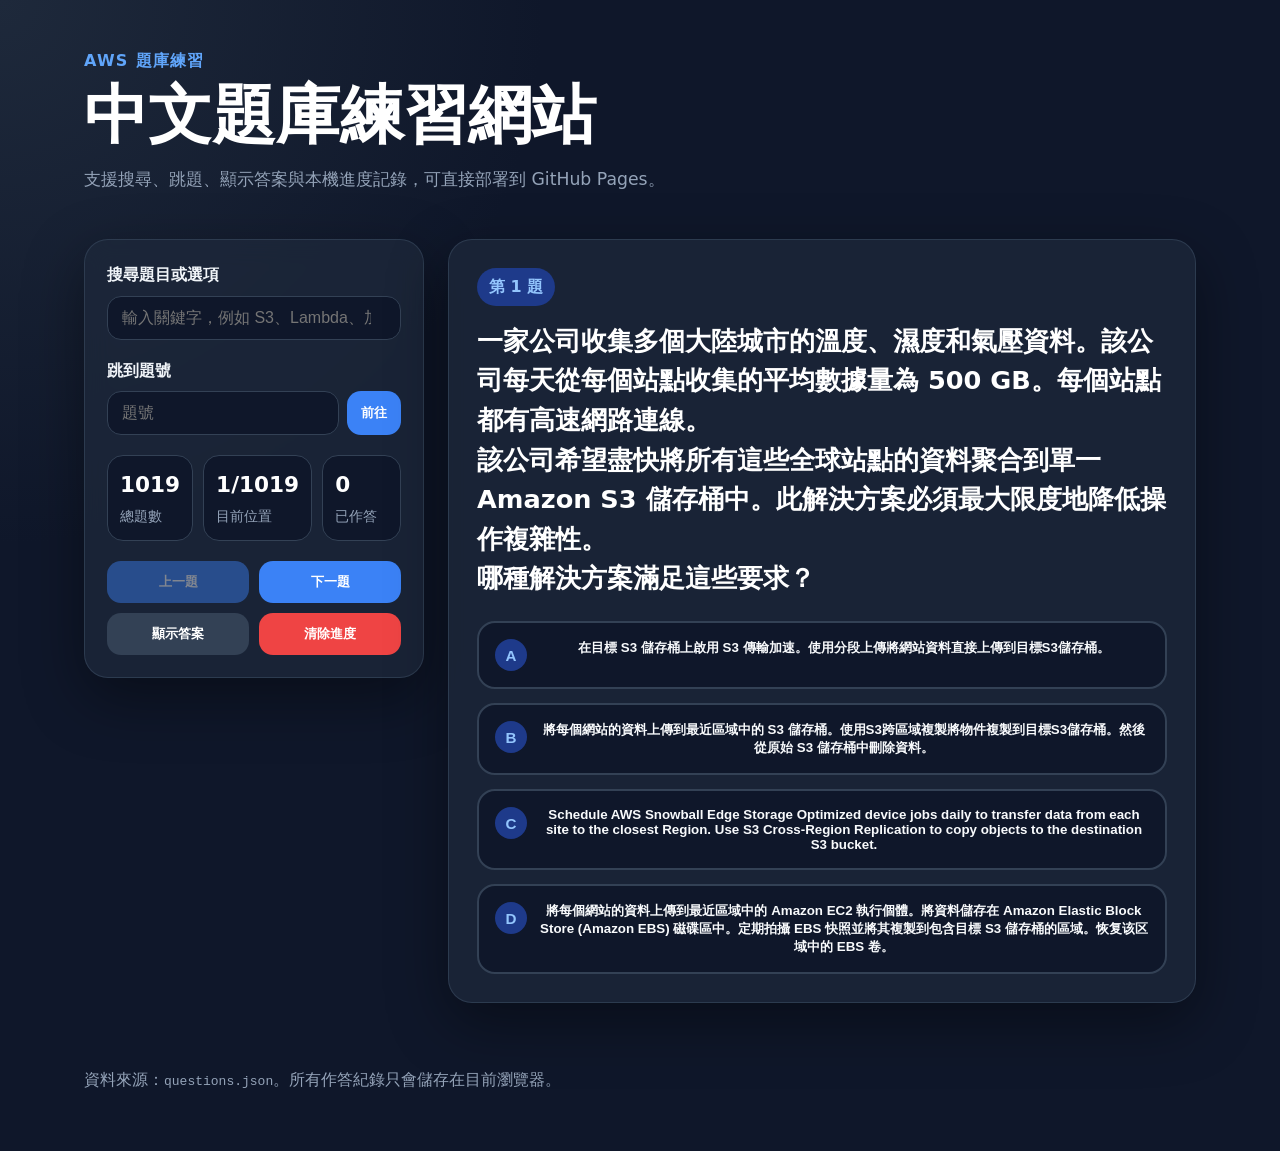
<file: index.html>
<!doctype html>
<html lang="zh-Hant">
<head>
  <meta charset="utf-8" />
  <meta name="viewport" content="width=device-width, initial-scale=1" />
  <title>AWS 題庫練習</title>
  <link rel="stylesheet" href="styles.css" />
</head>
<body>
  <header class="hero">
    <div>
      <p class="eyebrow">AWS 題庫練習</p>
      <h1>中文題庫練習網站</h1>
      <p class="subtitle">支援搜尋、跳題、顯示答案與本機進度記錄，可直接部署到 GitHub Pages。</p>
    </div>
  </header>

  <main class="layout">
    <section class="panel controls" aria-label="題庫控制區">
      <label for="searchInput">搜尋題目或選項</label>
      <input id="searchInput" type="search" placeholder="輸入關鍵字，例如 S3、Lambda、加密" />

      <div class="row">
        <label for="jumpInput">跳到題號</label>
        <div class="jump-row">
          <input id="jumpInput" type="number" min="1" placeholder="題號" />
          <button id="jumpBtn" type="button">前往</button>
        </div>
      </div>

      <div class="stats">
        <div><strong id="totalCount">0</strong><span>總題數</span></div>
        <div><strong id="currentPosition">0</strong><span>目前位置</span></div>
        <div><strong id="answeredCount">0</strong><span>已作答</span></div>
      </div>

      <div class="button-grid">
        <button id="prevBtn" type="button">上一題</button>
        <button id="nextBtn" type="button">下一題</button>
        <button id="showAnswerBtn" type="button" class="secondary">顯示答案</button>
        <button id="resetBtn" type="button" class="danger">清除進度</button>
      </div>
    </section>

    <section class="panel question-card" aria-live="polite">
      <div id="status" class="status">載入題庫中....</div>
      <article id="questionView" hidden>
        <div class="question-topline">
          <span id="questionId" class="badge"></span>
          <span id="filterInfo"></span>
        </div>
        <h2 id="questionText"></h2>
        <div id="choices" class="choices"></div>
        <div id="answerBox" class="answer-box" hidden></div>
      </article>
    </section>
  </main>

  <footer>
    <p>資料來源：<code>questions.json</code>。所有作答紀錄只會儲存在目前瀏覽器。</p>
  </footer>

  <script src="app.js"></script>
</body>
</html>
</file>
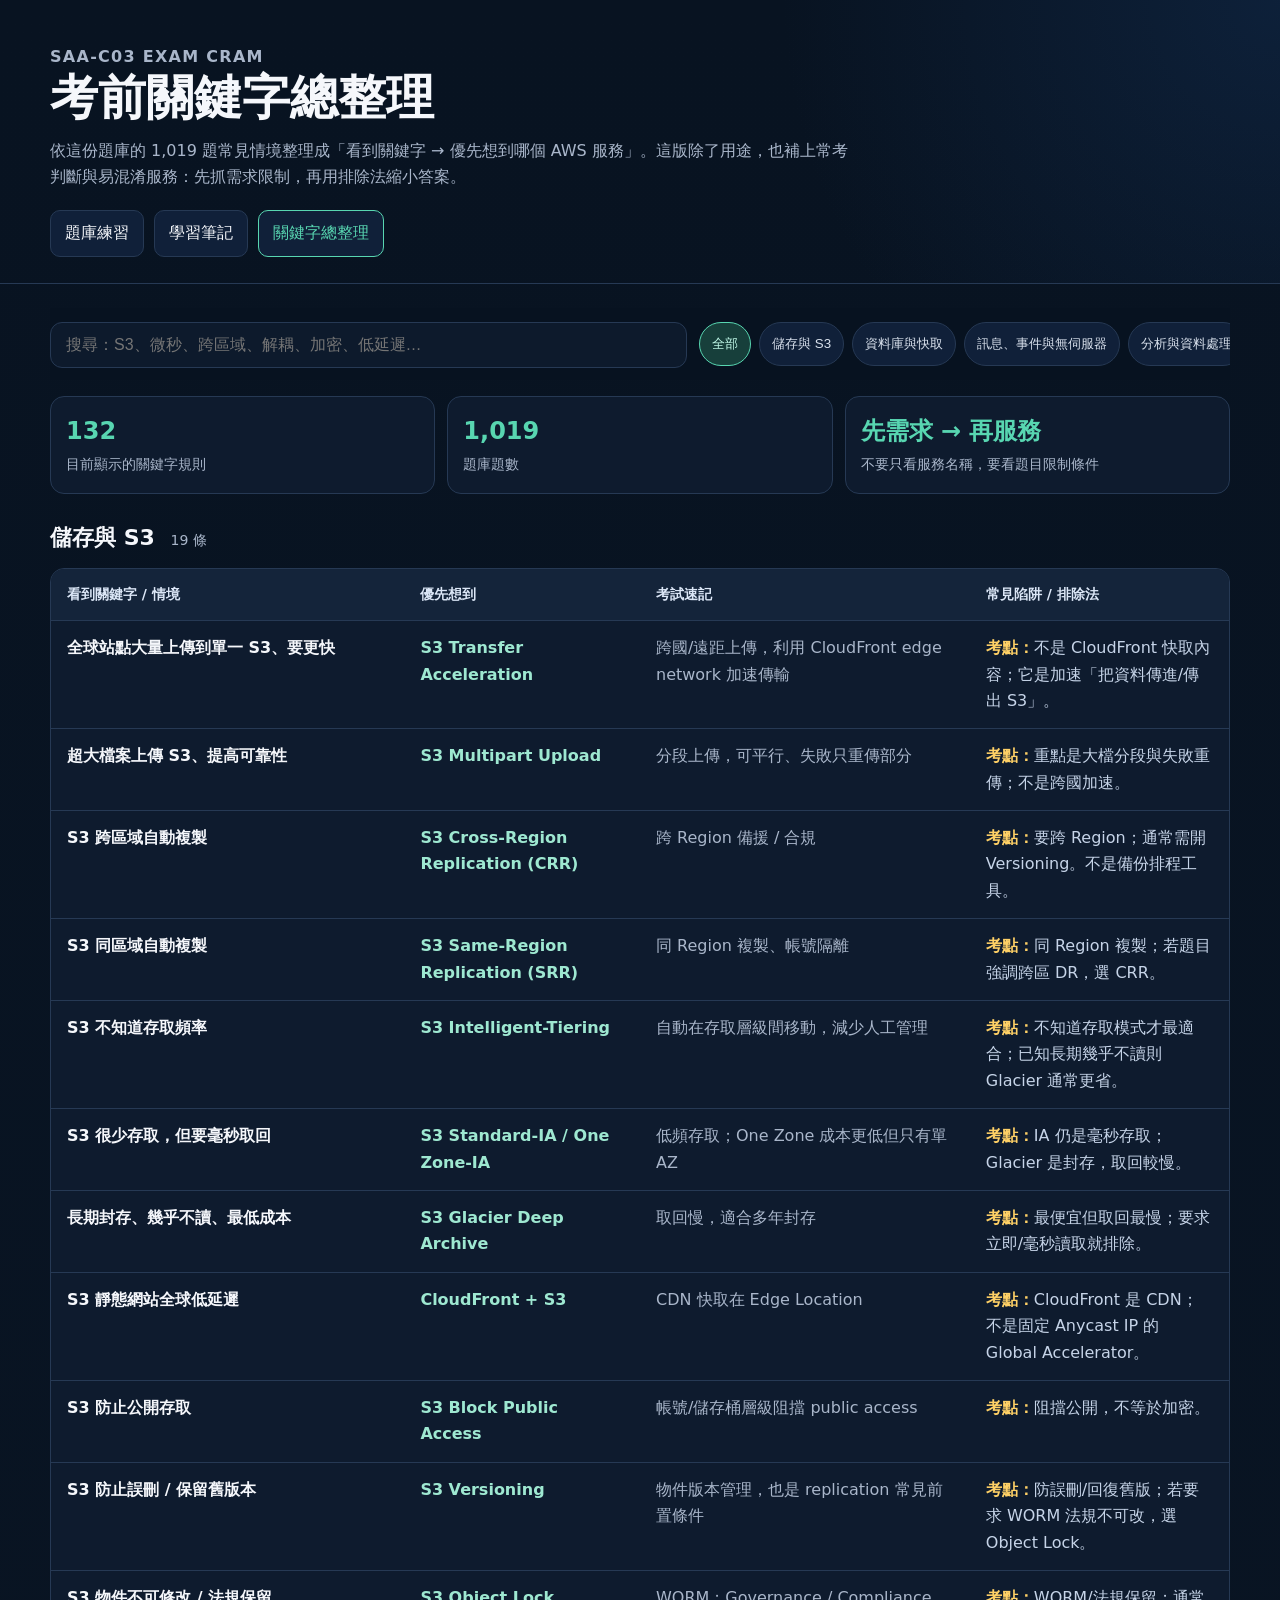
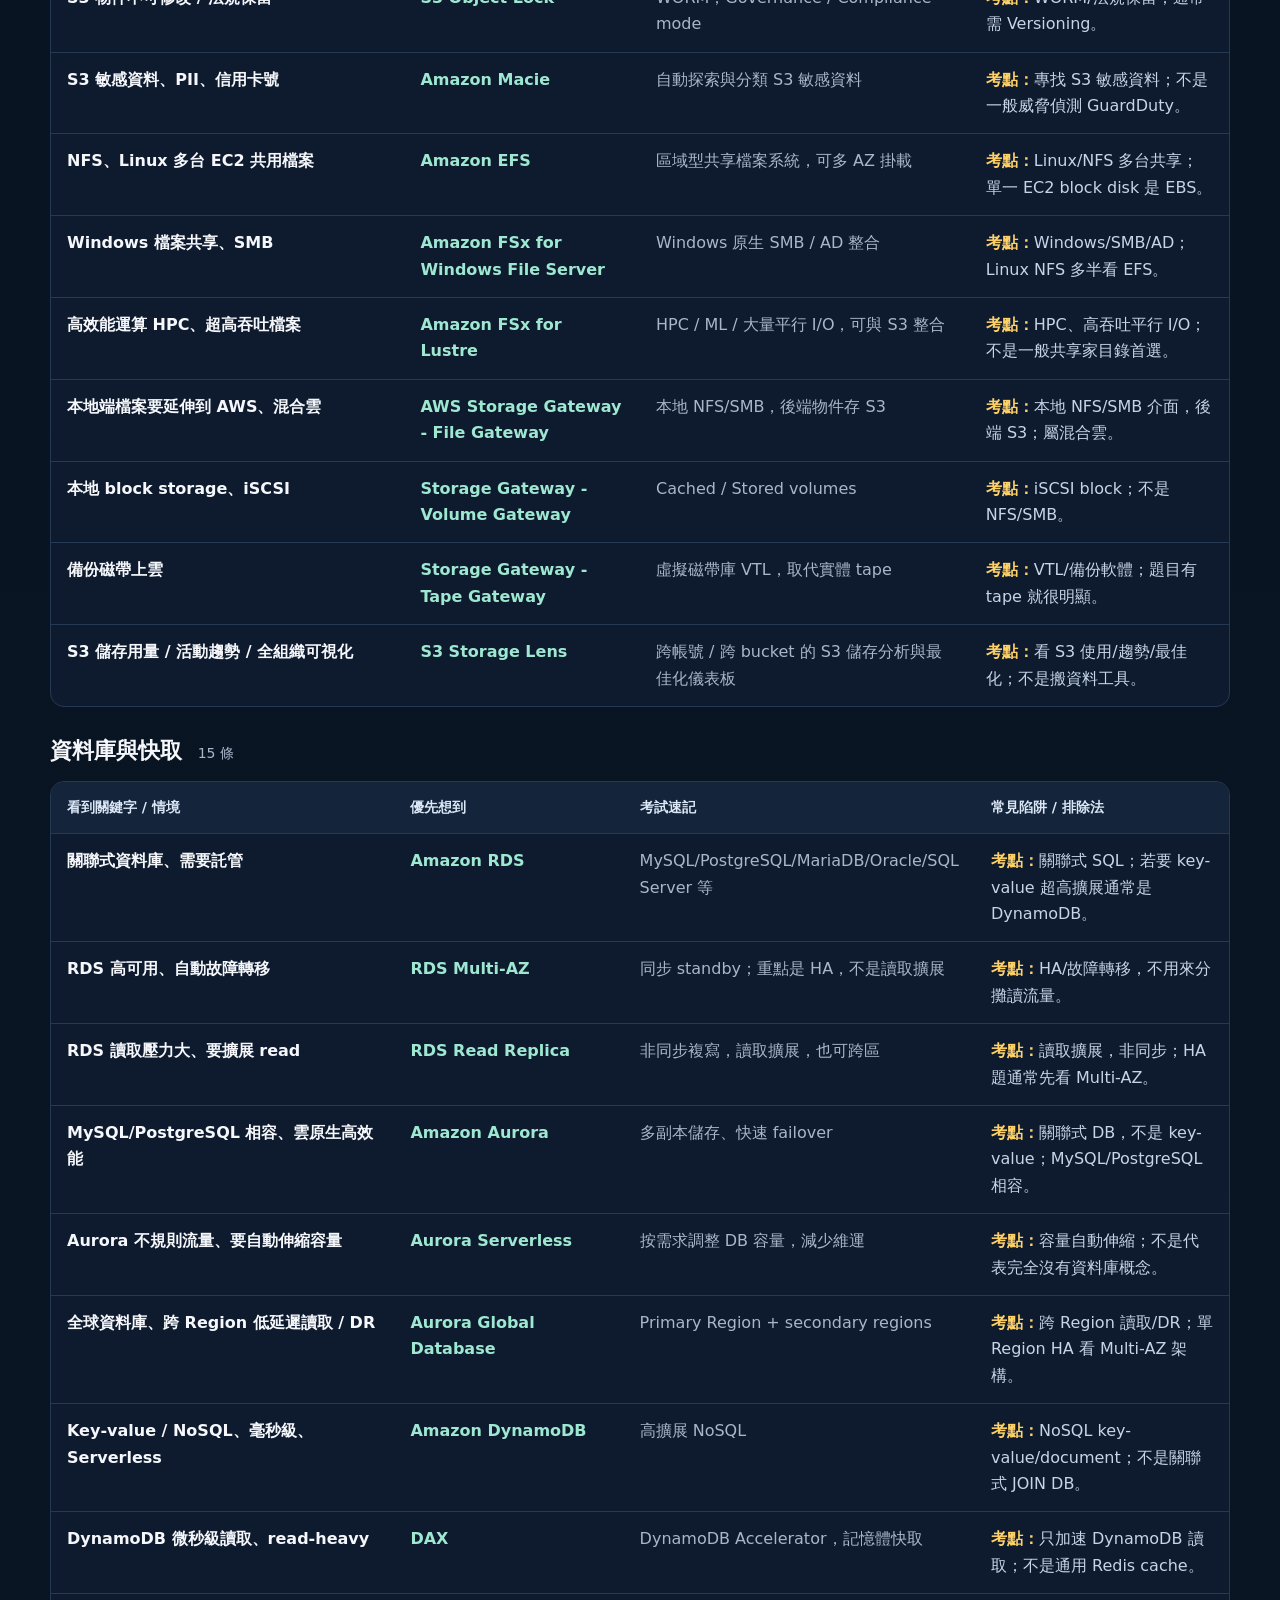
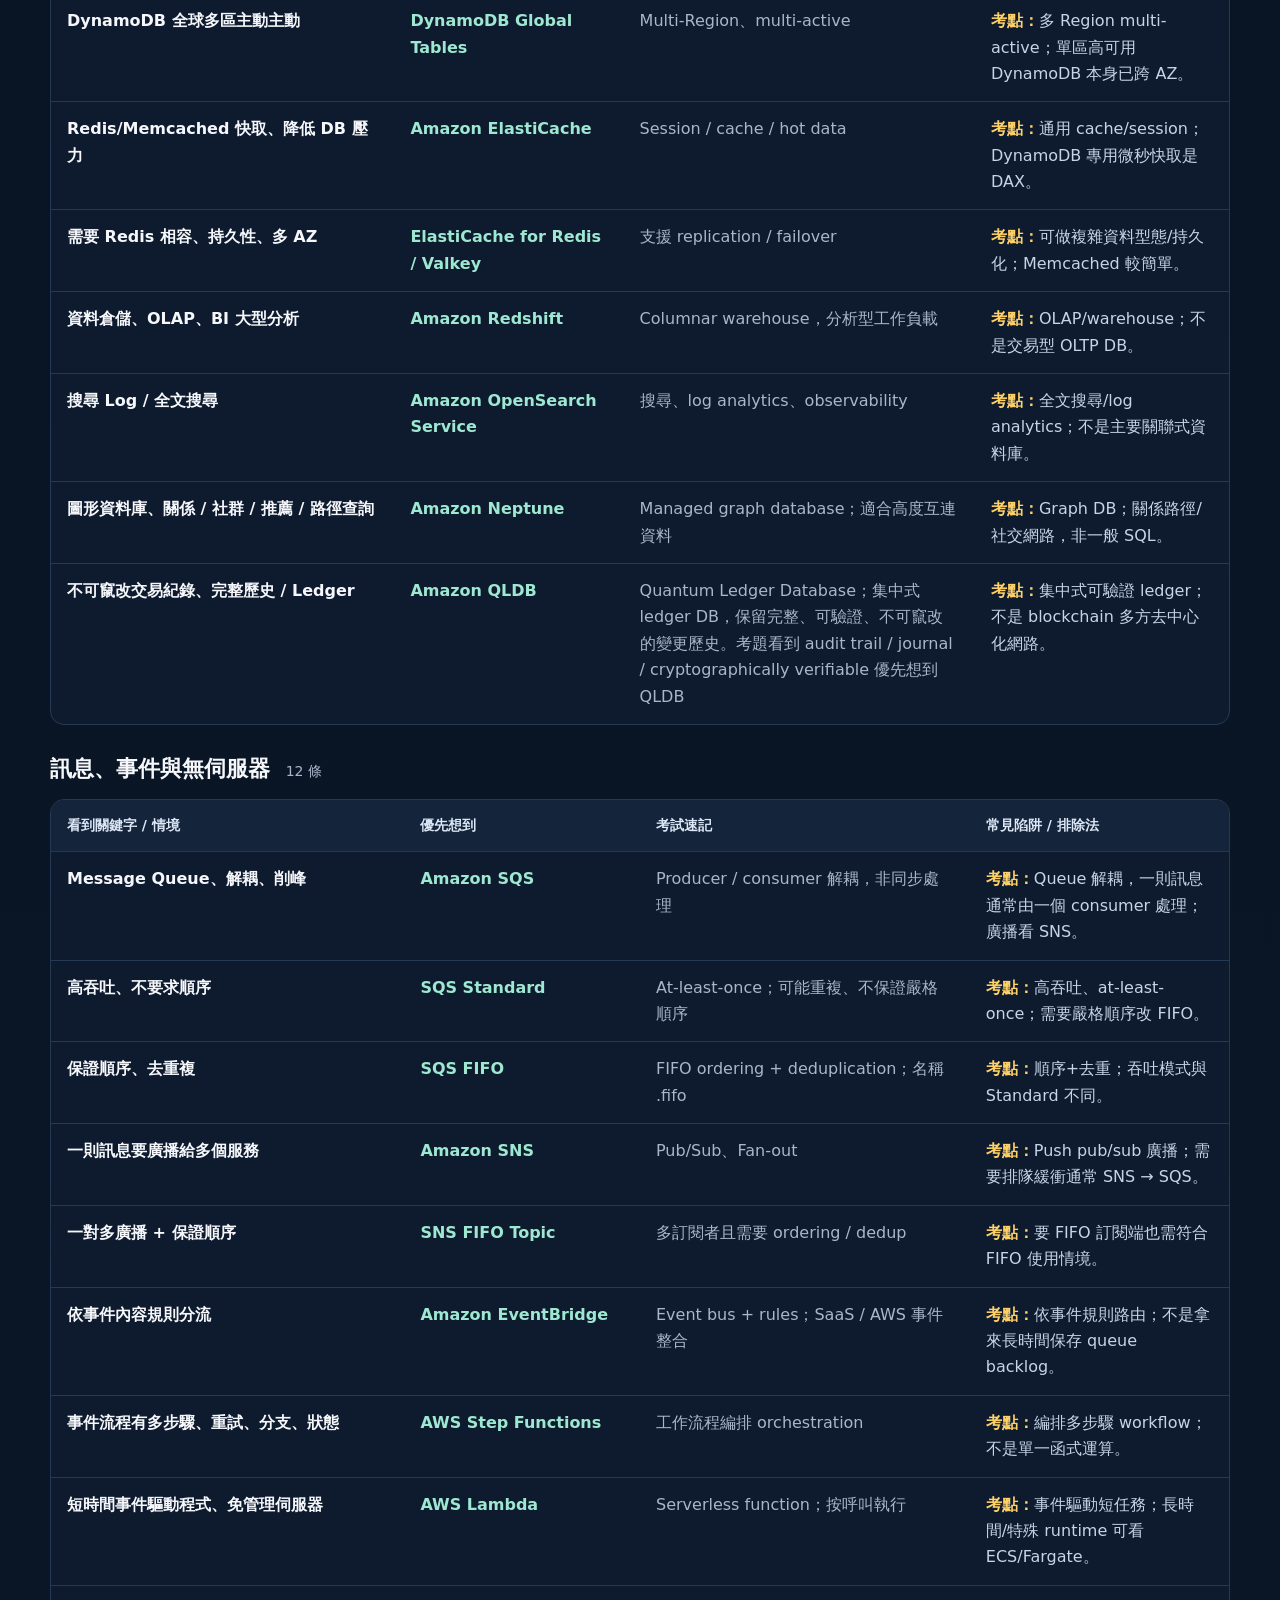
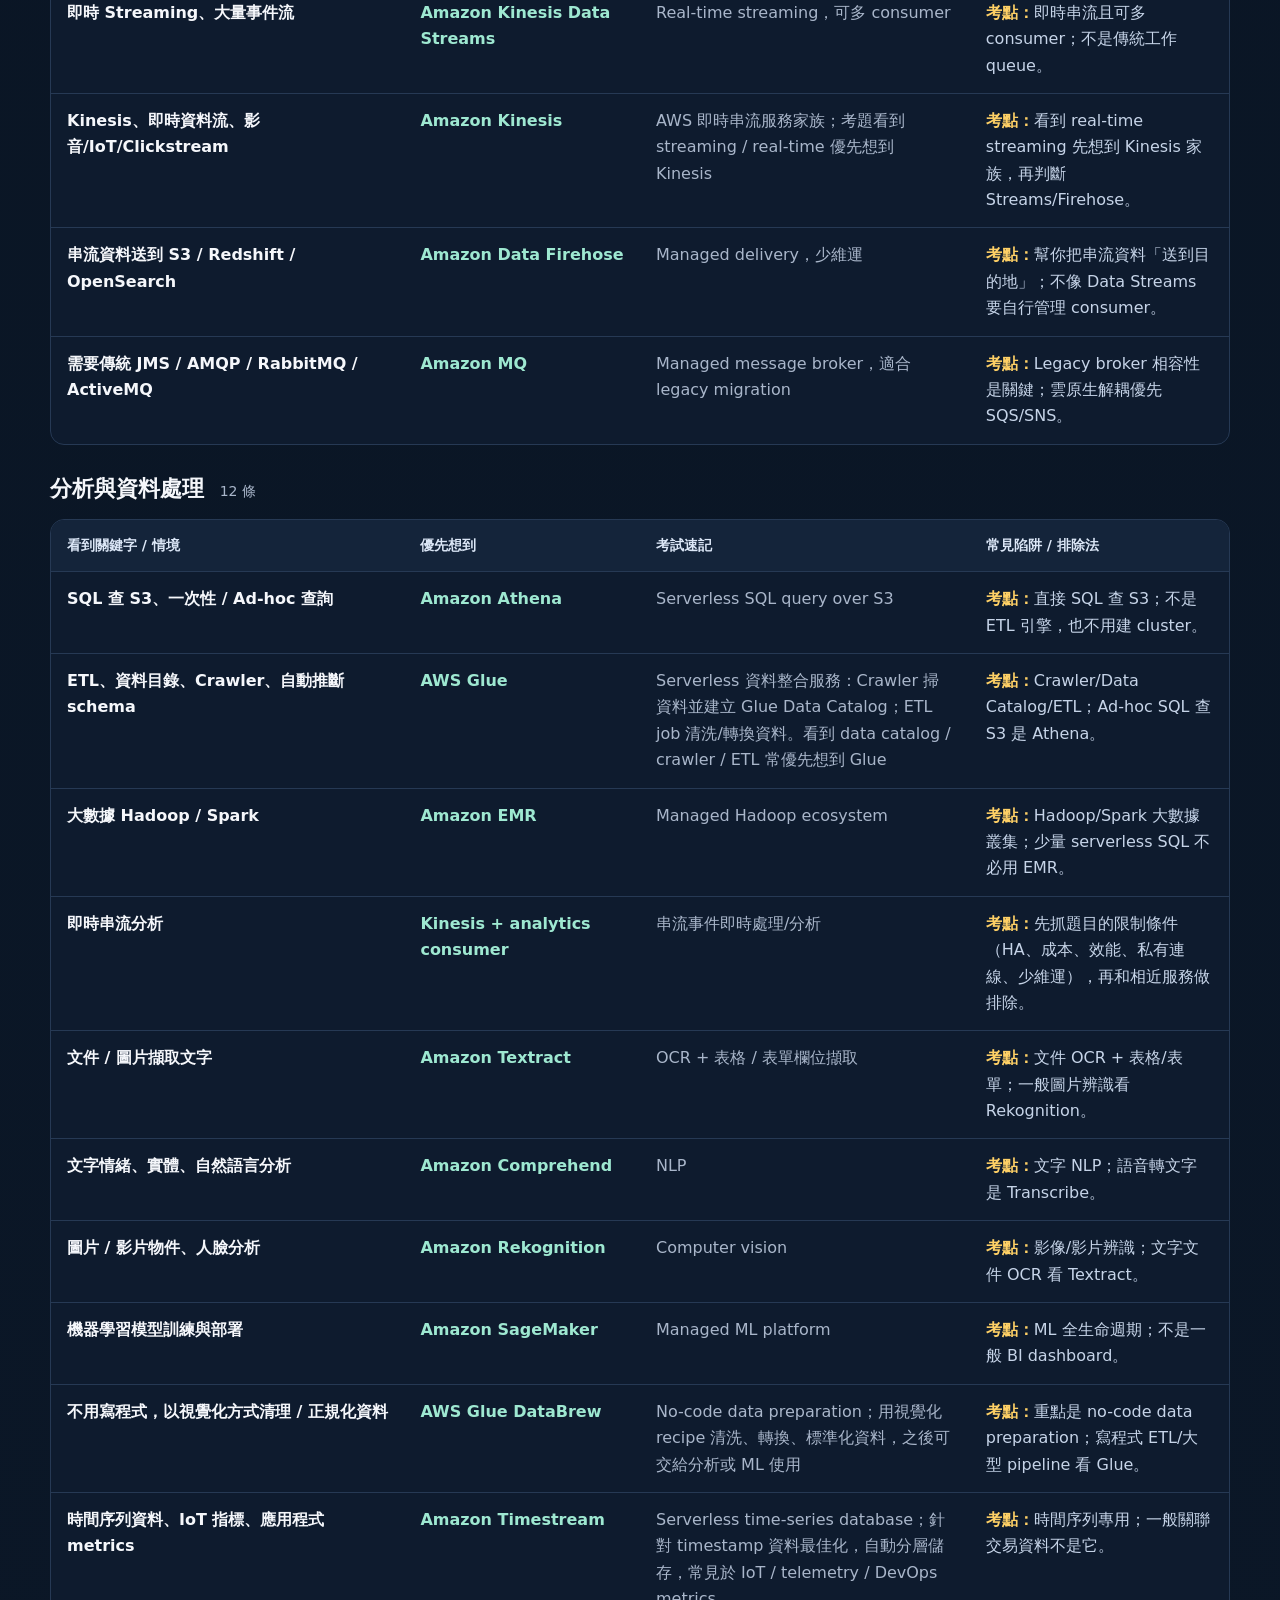
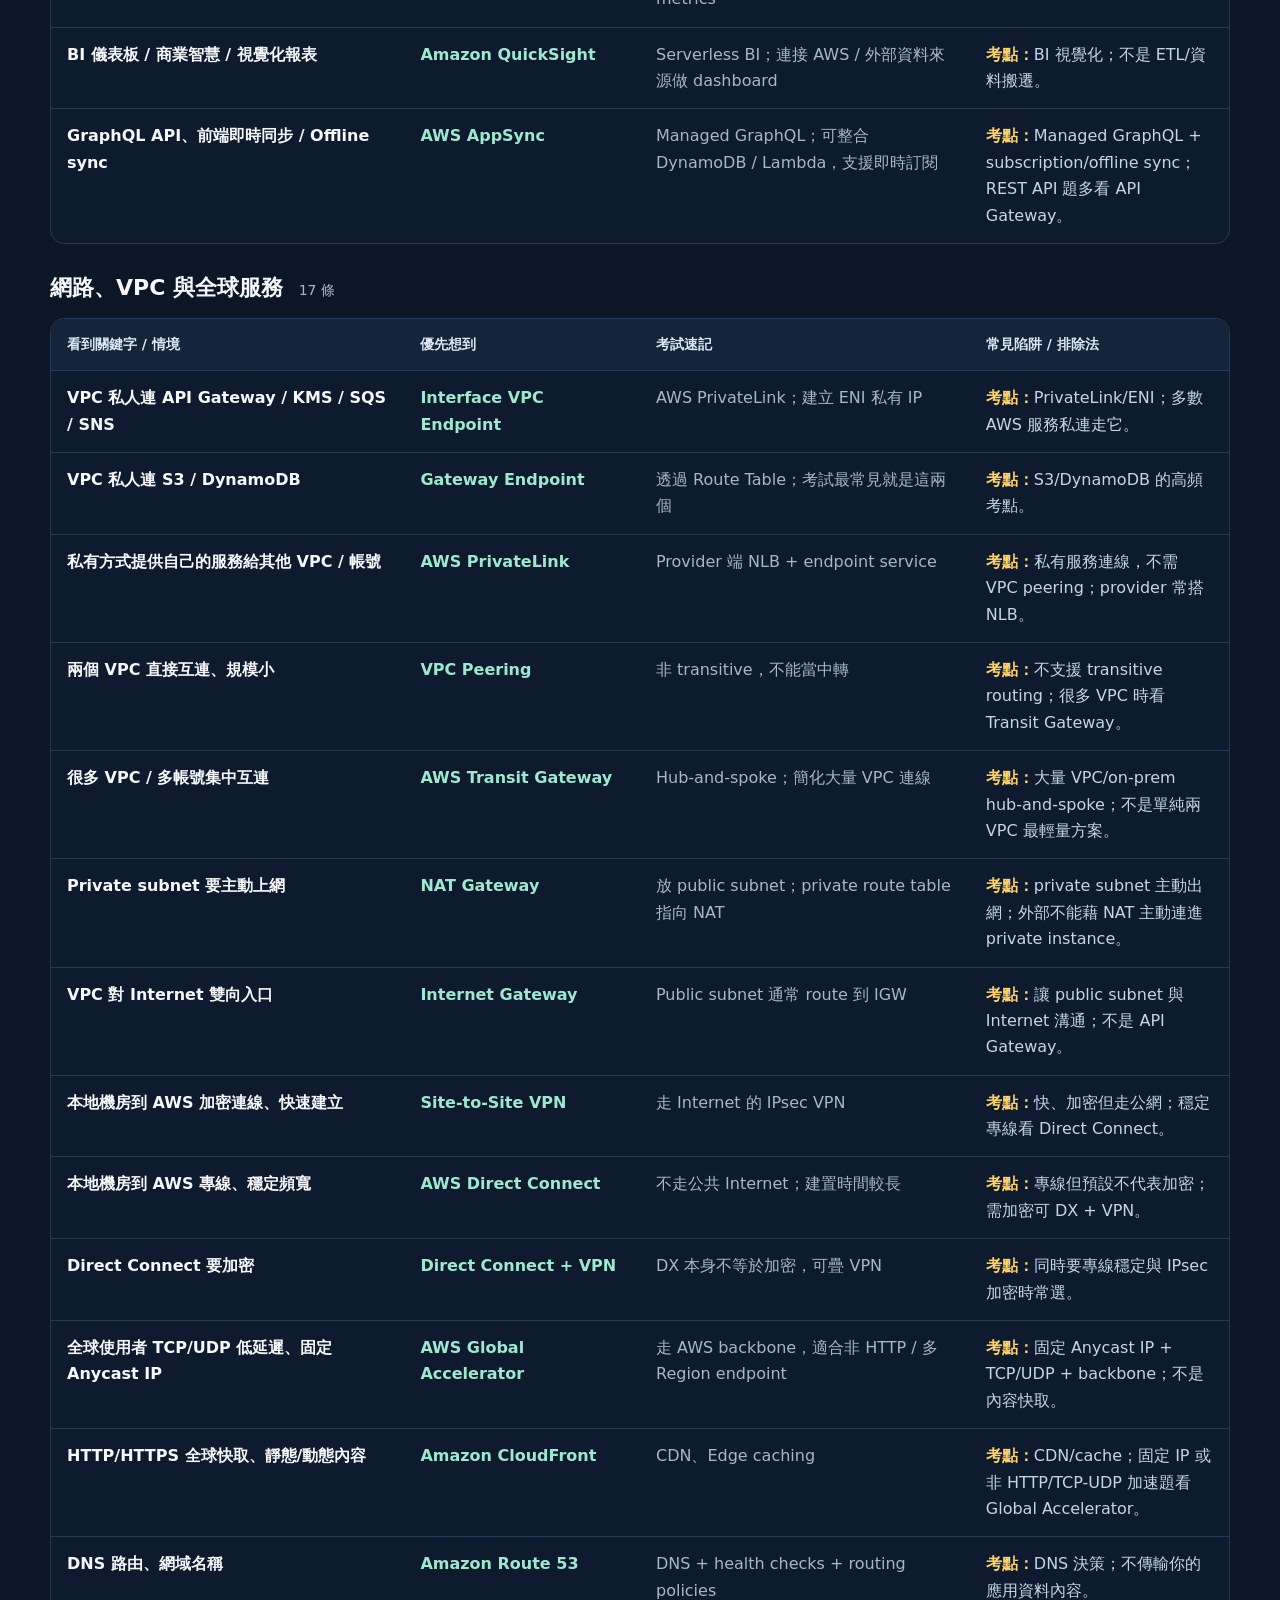
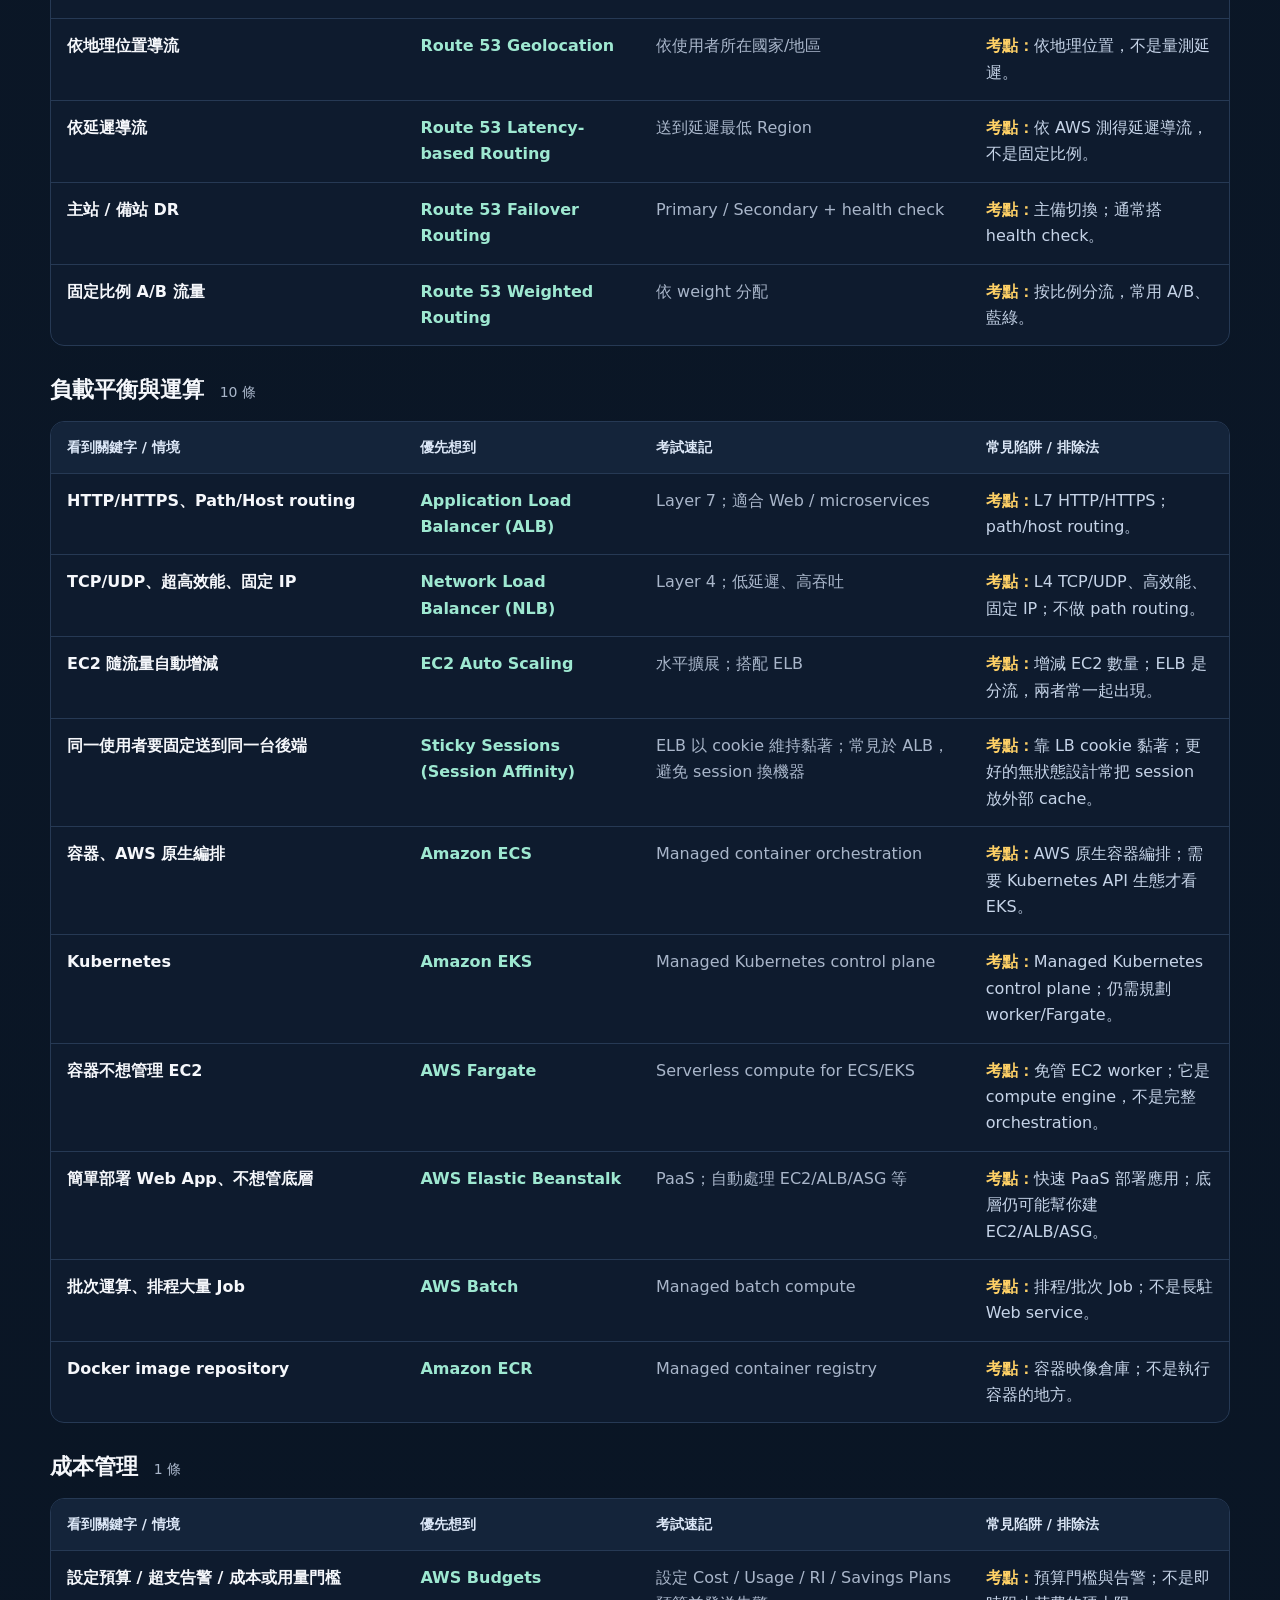
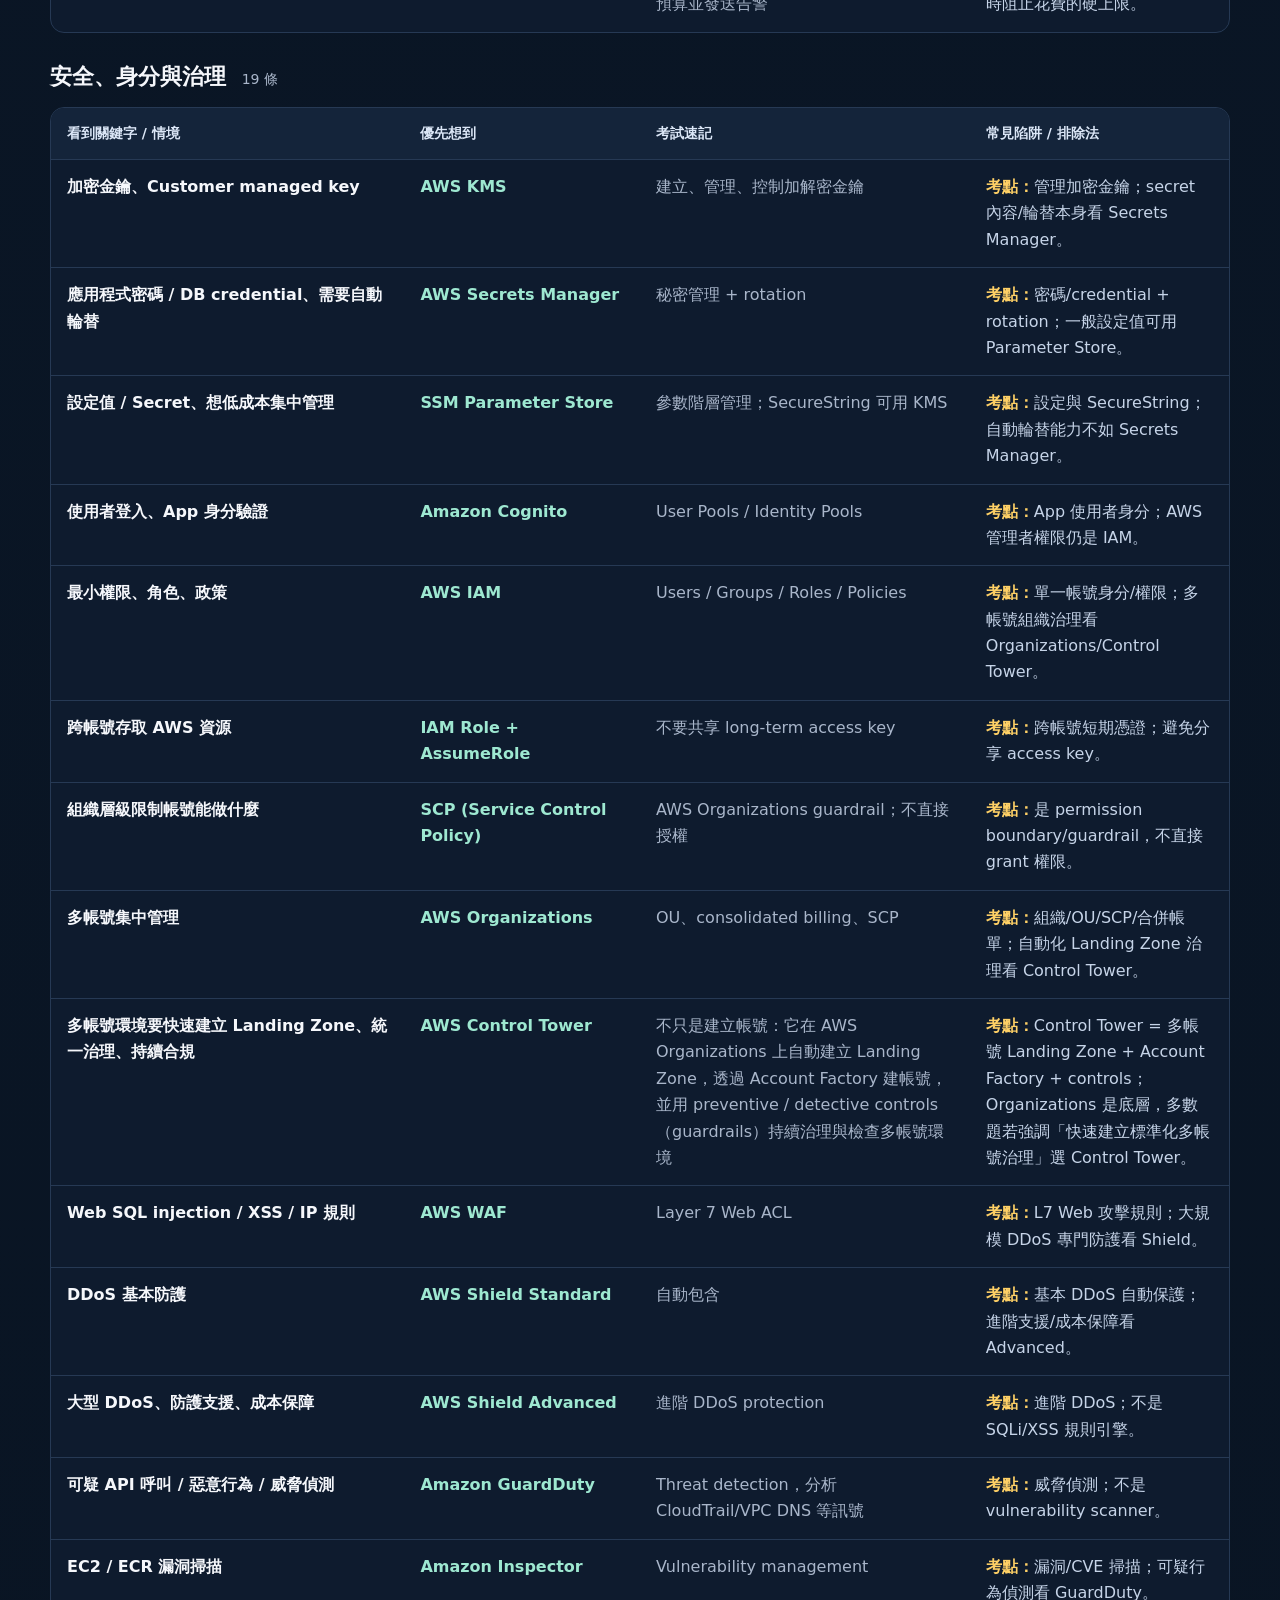
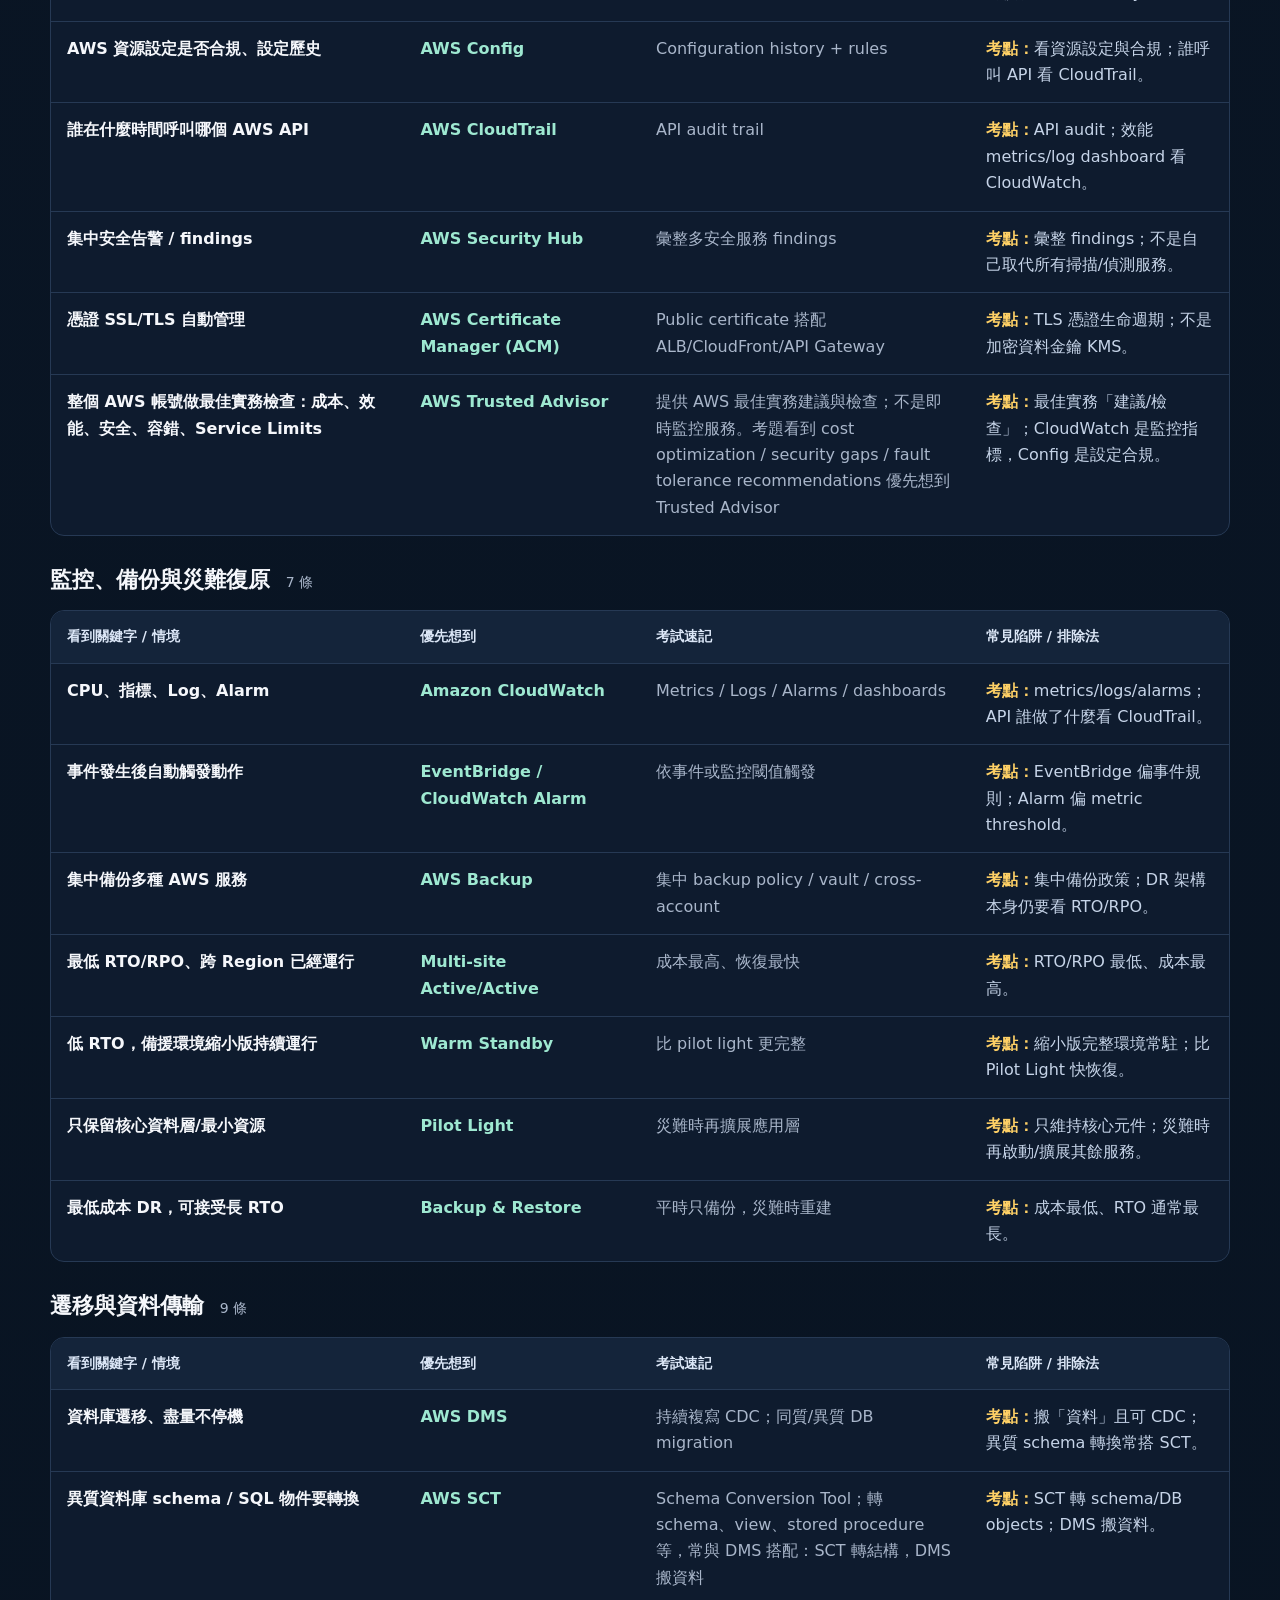
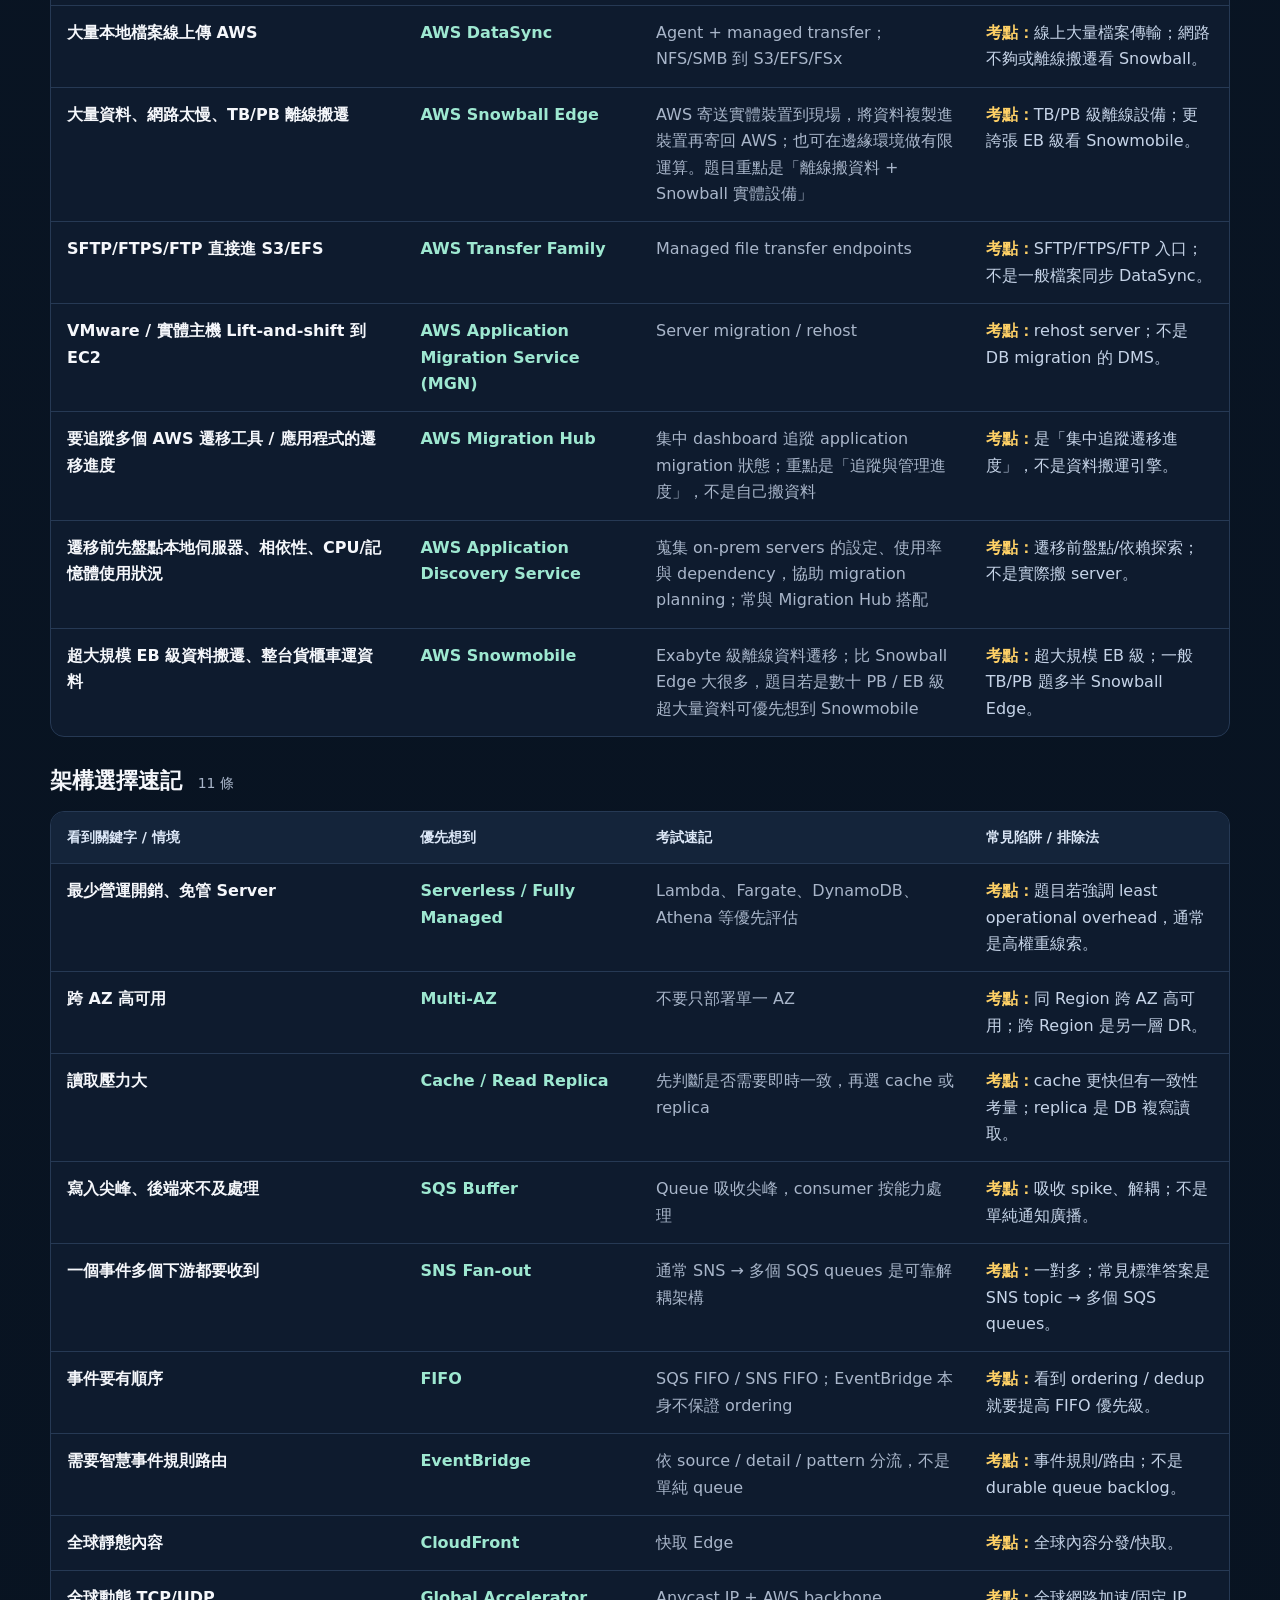
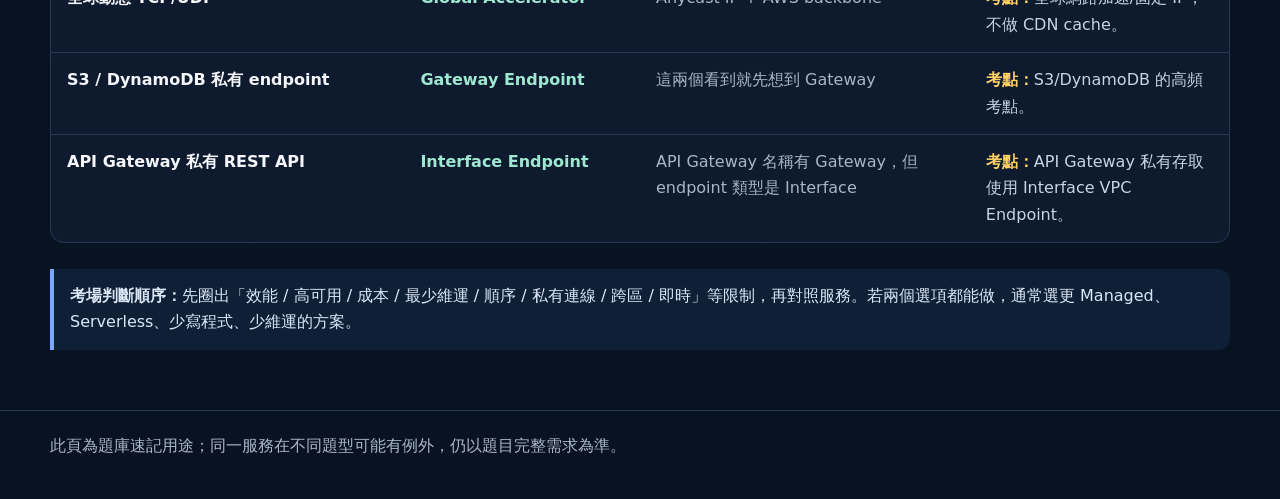
<file: keywords.html>
<!doctype html>
<html lang="zh-Hant">
<head>
  <meta charset="utf-8" />
  <meta name="viewport" content="width=device-width, initial-scale=1" />
  <title>AWS SAA 考前關鍵字總整理</title>
  <style>
    :root{--bg:#07111f;--panel:#0e1b2e;--panel2:#13233a;--text:#f5f7fb;--muted:#a9b6ca;--line:#263954;--accent:#58d6b1;--accent2:#79a7ff;--warn:#ffd166}
    *{box-sizing:border-box} body{margin:0;font-family:system-ui,-apple-system,"Segoe UI","Noto Sans TC",sans-serif;background:linear-gradient(180deg,#081321,#0b1727 45%,#081321);color:var(--text);line-height:1.65}
    a{color:inherit}.wrap{width:min(1180px,94vw);margin:auto}.hero{padding:44px 0 26px;border-bottom:1px solid var(--line);background:radial-gradient(circle at top right,#183b6a55,transparent 38%)}
    .eyebrow{color:var(--accent);font-weight:800;letter-spacing:.08em;margin:0 0 6px}.hero h1{font-size:clamp(30px,5vw,48px);line-height:1.15;margin:0 0 12px}.hero p{color:var(--muted);max-width:800px;margin:0}
    nav{display:flex;gap:10px;flex-wrap:wrap;margin-top:20px}.navbtn{display:inline-block;text-decoration:none;padding:9px 14px;border:1px solid var(--line);border-radius:10px;background:#102039}.navbtn.active{border-color:var(--accent);color:var(--accent)}
    main{padding:24px 0 60px}.toolbar{position:sticky;top:0;z-index:5;background:#081321ee;backdrop-filter:blur(10px);padding:14px 0 12px;margin-bottom:16px}
    .toolbar-inner{display:grid;grid-template-columns:1.2fr 1fr;gap:12px}.search{width:100%;padding:13px 15px;border-radius:12px;border:1px solid var(--line);background:#0d1a2c;color:white;font-size:16px}.chips{display:flex;gap:8px;overflow:auto;padding-bottom:2px}.chip{white-space:nowrap;border:1px solid var(--line);background:#102039;color:#d8e0ec;border-radius:999px;padding:9px 12px;cursor:pointer}.chip.active{background:#173f3b;border-color:var(--accent);color:#bff7e7}
    .summary{display:grid;grid-template-columns:repeat(3,1fr);gap:12px;margin:0 0 18px}.stat{background:var(--panel);border:1px solid var(--line);border-radius:14px;padding:15px}.stat strong{display:block;font-size:24px;color:var(--accent)}.stat span{color:var(--muted);font-size:14px}
    .section{margin:26px 0}.section h2{margin:0 0 12px;font-size:22px}.section h2 span{font-size:14px;color:var(--muted);font-weight:500;margin-left:8px}
    .table-wrap{overflow:auto;border:1px solid var(--line);border-radius:14px;background:var(--panel)}table{width:100%;border-collapse:collapse;min-width:760px}th,td{padding:14px 16px;border-bottom:1px solid var(--line);vertical-align:top}th{position:sticky;top:0;background:#14243a;text-align:left;color:#dce7f7;font-size:14px}tr:last-child td{border-bottom:0}tr:hover td{background:#12233a}
    td:nth-child(1){width:30%;font-weight:700}td:nth-child(2){width:20%;color:#9ee8d1;font-weight:800}td:nth-child(3){width:28%;color:var(--muted)}td:nth-child(4){width:22%;color:#c6d4e8}.exam-note{color:#ffd166;font-weight:800}
    .tag{display:inline-block;font-size:12px;padding:2px 7px;border:1px solid #3c5373;border-radius:999px;color:#b7c7dc;margin-right:6px}.gold{color:var(--warn)}
    .tip{border-left:4px solid var(--accent2);background:#0f2036;border-radius:0 12px 12px 0;padding:14px 16px;color:#dbe7f7;margin-top:18px}.hidden{display:none!important}
    footer{border-top:1px solid var(--line);padding:22px 0 40px;color:var(--muted)}
    @media(max-width:780px){.toolbar-inner{grid-template-columns:1fr}.summary{grid-template-columns:1fr 1fr}.summary .stat:last-child{grid-column:1/-1}.hero{padding-top:30px}}
  </style>
</head>
<body>
<header class="hero"><div class="wrap">
  <p class="eyebrow">SAA-C03 EXAM CRAM</p>
  <h1>考前關鍵字總整理</h1>
  <p>依這份題庫的 1,019 題常見情境整理成「看到關鍵字 → 優先想到哪個 AWS 服務」。這版除了用途，也補上常考判斷與易混淆服務：先抓需求限制，再用排除法縮小答案。</p>
  <nav><a class="navbtn" href="index.html">題庫練習</a><a class="navbtn" href="study.html">學習筆記</a><a class="navbtn active" href="keywords.html">關鍵字總整理</a></nav>
</div></header>
<main class="wrap">
  <div class="toolbar"><div class="toolbar-inner">
    <input id="search" class="search" type="search" placeholder="搜尋：S3、微秒、跨區域、解耦、加密、低延遲…">
    <div class="chips" id="chips"></div>
  </div></div>
  <div class="summary"><div class="stat"><strong id="visibleCount">0</strong><span>目前顯示的關鍵字規則</span></div><div class="stat"><strong>1,019</strong><span>題庫題數</span></div><div class="stat"><strong>先需求 → 再服務</strong><span>不要只看服務名稱，要看題目限制條件</span></div></div>
  <div id="sections"></div>
  <div class="tip"><b>考場判斷順序：</b>先圈出「效能 / 高可用 / 成本 / 最少維運 / 順序 / 私有連線 / 跨區 / 即時」等限制，再對照服務。若兩個選項都能做，通常選更 Managed、Serverless、少寫程式、少維運的方案。</div>
</main>
<footer><div class="wrap">此頁為題庫速記用途；同一服務在不同題型可能有例外，仍以題目完整需求為準。</div></footer>
<script>
const groups = [
{cat:'儲存與 S3',rows:[
['全球站點大量上傳到單一 S3、要更快','S3 Transfer Acceleration','跨國/遠距上傳，利用 CloudFront edge network 加速傳輸'],
['超大檔案上傳 S3、提高可靠性','S3 Multipart Upload','分段上傳，可平行、失敗只重傳部分'],
['S3 跨區域自動複製','S3 Cross-Region Replication (CRR)','跨 Region 備援 / 合規'],
['S3 同區域自動複製','S3 Same-Region Replication (SRR)','同 Region 複製、帳號隔離'],
['S3 不知道存取頻率','S3 Intelligent-Tiering','自動在存取層級間移動，減少人工管理'],
['S3 很少存取，但要毫秒取回','S3 Standard-IA / One Zone-IA','低頻存取；One Zone 成本更低但只有單 AZ'],
['長期封存、幾乎不讀、最低成本','S3 Glacier Deep Archive','取回慢，適合多年封存'],
['S3 靜態網站全球低延遲','CloudFront + S3','CDN 快取在 Edge Location'],
['S3 防止公開存取','S3 Block Public Access','帳號/儲存桶層級阻擋 public access'],
['S3 防止誤刪 / 保留舊版本','S3 Versioning','物件版本管理，也是 replication 常見前置條件'],
['S3 物件不可修改 / 法規保留','S3 Object Lock','WORM；Governance / Compliance mode'],
['S3 敏感資料、PII、信用卡號','Amazon Macie','自動探索與分類 S3 敏感資料'],
['NFS、Linux 多台 EC2 共用檔案','Amazon EFS','區域型共享檔案系統，可多 AZ 掛載'],
['Windows 檔案共享、SMB','Amazon FSx for Windows File Server','Windows 原生 SMB / AD 整合'],
['高效能運算 HPC、超高吞吐檔案','Amazon FSx for Lustre','HPC / ML / 大量平行 I/O，可與 S3 整合'],
['本地端檔案要延伸到 AWS、混合雲','AWS Storage Gateway - File Gateway','本地 NFS/SMB，後端物件存 S3'],
['本地 block storage、iSCSI','Storage Gateway - Volume Gateway','Cached / Stored volumes'],
['備份磁帶上雲','Storage Gateway - Tape Gateway','虛擬磁帶庫 VTL，取代實體 tape'],
['S3 儲存用量 / 活動趨勢 / 全組織可視化','S3 Storage Lens','跨帳號 / 跨 bucket 的 S3 儲存分析與最佳化儀表板']
]},
{cat:'資料庫與快取',rows:[
['關聯式資料庫、需要託管','Amazon RDS','MySQL/PostgreSQL/MariaDB/Oracle/SQL Server 等'],
['RDS 高可用、自動故障轉移','RDS Multi-AZ','同步 standby；重點是 HA，不是讀取擴展'],
['RDS 讀取壓力大、要擴展 read','RDS Read Replica','非同步複寫，讀取擴展，也可跨區'],
['MySQL/PostgreSQL 相容、雲原生高效能','Amazon Aurora','多副本儲存、快速 failover'],
['Aurora 不規則流量、要自動伸縮容量','Aurora Serverless','按需求調整 DB 容量，減少維運'],
['全球資料庫、跨 Region 低延遲讀取 / DR','Aurora Global Database','Primary Region + secondary regions'],
['Key-value / NoSQL、毫秒級、Serverless','Amazon DynamoDB','高擴展 NoSQL'],
['DynamoDB 微秒級讀取、read-heavy','DAX','DynamoDB Accelerator，記憶體快取'],
['DynamoDB 全球多區主動主動','DynamoDB Global Tables','Multi-Region、multi-active'],
['Redis/Memcached 快取、降低 DB 壓力','Amazon ElastiCache','Session / cache / hot data'],
['需要 Redis 相容、持久性、多 AZ','ElastiCache for Redis / Valkey','支援 replication / failover'],
['資料倉儲、OLAP、BI 大型分析','Amazon Redshift','Columnar warehouse，分析型工作負載'],
['搜尋 Log / 全文搜尋','Amazon OpenSearch Service','搜尋、log analytics、observability'],
['圖形資料庫、關係 / 社群 / 推薦 / 路徑查詢','Amazon Neptune','Managed graph database；適合高度互連資料'],
['不可竄改交易紀錄、完整歷史 / Ledger','Amazon QLDB','Quantum Ledger Database；集中式 ledger DB，保留完整、可驗證、不可竄改的變更歷史。考題看到 audit trail / journal / cryptographically verifiable 優先想到 QLDB']
]},
{cat:'訊息、事件與無伺服器',rows:[
['Message Queue、解耦、削峰','Amazon SQS','Producer / consumer 解耦，非同步處理'],
['高吞吐、不要求順序','SQS Standard','At-least-once；可能重複、不保證嚴格順序'],
['保證順序、去重複','SQS FIFO','FIFO ordering + deduplication；名稱 .fifo'],
['一則訊息要廣播給多個服務','Amazon SNS','Pub/Sub、Fan-out'],
['一對多廣播 + 保證順序','SNS FIFO Topic','多訂閱者且需要 ordering / dedup'],
['依事件內容規則分流','Amazon EventBridge','Event bus + rules；SaaS / AWS 事件整合'],
['事件流程有多步驟、重試、分支、狀態','AWS Step Functions','工作流程編排 orchestration'],
['短時間事件驅動程式、免管理伺服器','AWS Lambda','Serverless function；按呼叫執行'],
['即時 Streaming、大量事件流','Amazon Kinesis Data Streams','Real-time streaming，可多 consumer'],
['Kinesis、即時資料流、影音/IoT/Clickstream','Amazon Kinesis','AWS 即時串流服務家族；考題看到 streaming / real-time 優先想到 Kinesis'],
['串流資料送到 S3 / Redshift / OpenSearch','Amazon Data Firehose','Managed delivery，少維運'],
['需要傳統 JMS / AMQP / RabbitMQ / ActiveMQ','Amazon MQ','Managed message broker，適合 legacy migration']
]},
{cat:'分析與資料處理',rows:[
['SQL 查 S3、一次性 / Ad-hoc 查詢','Amazon Athena','Serverless SQL query over S3'],
['ETL、資料目錄、Crawler、自動推斷 schema','AWS Glue','Serverless 資料整合服務：Crawler 掃資料並建立 Glue Data Catalog；ETL job 清洗/轉換資料。看到 data catalog / crawler / ETL 常優先想到 Glue'],
['大數據 Hadoop / Spark','Amazon EMR','Managed Hadoop ecosystem'],
['即時串流分析','Kinesis + analytics consumer','串流事件即時處理/分析'],
['文件 / 圖片擷取文字','Amazon Textract','OCR + 表格 / 表單欄位擷取'],
['文字情緒、實體、自然語言分析','Amazon Comprehend','NLP'],
['圖片 / 影片物件、人臉分析','Amazon Rekognition','Computer vision'],
['機器學習模型訓練與部署','Amazon SageMaker','Managed ML platform'],
['不用寫程式，以視覺化方式清理 / 正規化資料','AWS Glue DataBrew','No-code data preparation；用視覺化 recipe 清洗、轉換、標準化資料，之後可交給分析或 ML 使用'],
['時間序列資料、IoT 指標、應用程式 metrics','Amazon Timestream','Serverless time-series database；針對 timestamp 資料最佳化，自動分層儲存，常見於 IoT / telemetry / DevOps metrics'],
['BI 儀表板 / 商業智慧 / 視覺化報表','Amazon QuickSight','Serverless BI；連接 AWS / 外部資料來源做 dashboard'],
['GraphQL API、前端即時同步 / Offline sync','AWS AppSync','Managed GraphQL；可整合 DynamoDB / Lambda，支援即時訂閱']
]},
{cat:'網路、VPC 與全球服務',rows:[
['VPC 私人連 API Gateway / KMS / SQS / SNS','Interface VPC Endpoint','AWS PrivateLink；建立 ENI 私有 IP'],
['VPC 私人連 S3 / DynamoDB','Gateway Endpoint','透過 Route Table；考試最常見就是這兩個'],
['私有方式提供自己的服務給其他 VPC / 帳號','AWS PrivateLink','Provider 端 NLB + endpoint service'],
['兩個 VPC 直接互連、規模小','VPC Peering','非 transitive，不能當中轉'],
['很多 VPC / 多帳號集中互連','AWS Transit Gateway','Hub-and-spoke；簡化大量 VPC 連線'],
['Private subnet 要主動上網','NAT Gateway','放 public subnet；private route table 指向 NAT'],
['VPC 對 Internet 雙向入口','Internet Gateway','Public subnet 通常 route 到 IGW'],
['本地機房到 AWS 加密連線、快速建立','Site-to-Site VPN','走 Internet 的 IPsec VPN'],
['本地機房到 AWS 專線、穩定頻寬','AWS Direct Connect','不走公共 Internet；建置時間較長'],
['Direct Connect 要加密','Direct Connect + VPN','DX 本身不等於加密，可疊 VPN'],
['全球使用者 TCP/UDP 低延遲、固定 Anycast IP','AWS Global Accelerator','走 AWS backbone，適合非 HTTP / 多 Region endpoint'],
['HTTP/HTTPS 全球快取、靜態/動態內容','Amazon CloudFront','CDN、Edge caching'],
['DNS 路由、網域名稱','Amazon Route 53','DNS + health checks + routing policies'],
['依地理位置導流','Route 53 Geolocation','依使用者所在國家/地區'],
['依延遲導流','Route 53 Latency-based Routing','送到延遲最低 Region'],
['主站 / 備站 DR','Route 53 Failover Routing','Primary / Secondary + health check'],
['固定比例 A/B 流量','Route 53 Weighted Routing','依 weight 分配']
]},
{cat:'負載平衡與運算',rows:[
['HTTP/HTTPS、Path/Host routing','Application Load Balancer (ALB)','Layer 7；適合 Web / microservices'],
['TCP/UDP、超高效能、固定 IP','Network Load Balancer (NLB)','Layer 4；低延遲、高吞吐'],
['EC2 隨流量自動增減','EC2 Auto Scaling','水平擴展；搭配 ELB'],
['同一使用者要固定送到同一台後端','Sticky Sessions (Session Affinity)','ELB 以 cookie 維持黏著；常見於 ALB，避免 session 換機器'],
['容器、AWS 原生編排','Amazon ECS','Managed container orchestration'],
['Kubernetes','Amazon EKS','Managed Kubernetes control plane'],
['容器不想管理 EC2','AWS Fargate','Serverless compute for ECS/EKS'],
['簡單部署 Web App、不想管底層','AWS Elastic Beanstalk','PaaS；自動處理 EC2/ALB/ASG 等'],
['批次運算、排程大量 Job','AWS Batch','Managed batch compute'],
['Docker image repository','Amazon ECR','Managed container registry']
]},
{cat:'成本管理',rows:[
['設定預算 / 超支告警 / 成本或用量門檻','AWS Budgets','設定 Cost / Usage / RI / Savings Plans 預算並發送告警']
]},
{cat:'安全、身分與治理',rows:[
['加密金鑰、Customer managed key','AWS KMS','建立、管理、控制加解密金鑰'],
['應用程式密碼 / DB credential、需要自動輪替','AWS Secrets Manager','秘密管理 + rotation'],
['設定值 / Secret、想低成本集中管理','SSM Parameter Store','參數階層管理；SecureString 可用 KMS'],
['使用者登入、App 身分驗證','Amazon Cognito','User Pools / Identity Pools'],
['最小權限、角色、政策','AWS IAM','Users / Groups / Roles / Policies'],
['跨帳號存取 AWS 資源','IAM Role + AssumeRole','不要共享 long-term access key'],
['組織層級限制帳號能做什麼','SCP (Service Control Policy)','AWS Organizations guardrail；不直接授權'],
['多帳號集中管理','AWS Organizations','OU、consolidated billing、SCP'],
['多帳號環境要快速建立 Landing Zone、統一治理、持續合規','AWS Control Tower','不只是建立帳號：它在 AWS Organizations 上自動建立 Landing Zone，透過 Account Factory 建帳號，並用 preventive / detective controls（guardrails）持續治理與檢查多帳號環境'],
['Web SQL injection / XSS / IP 規則','AWS WAF','Layer 7 Web ACL'],
['DDoS 基本防護','AWS Shield Standard','自動包含'],
['大型 DDoS、防護支援、成本保障','AWS Shield Advanced','進階 DDoS protection'],
['可疑 API 呼叫 / 惡意行為 / 威脅偵測','Amazon GuardDuty','Threat detection，分析 CloudTrail/VPC DNS 等訊號'],
['EC2 / ECR 漏洞掃描','Amazon Inspector','Vulnerability management'],
['AWS 資源設定是否合規、設定歷史','AWS Config','Configuration history + rules'],
['誰在什麼時間呼叫哪個 AWS API','AWS CloudTrail','API audit trail'],
['集中安全告警 / findings','AWS Security Hub','彙整多安全服務 findings'],
['憑證 SSL/TLS 自動管理','AWS Certificate Manager (ACM)','Public certificate 搭配 ALB/CloudFront/API Gateway'],
['整個 AWS 帳號做最佳實務檢查：成本、效能、安全、容錯、Service Limits','AWS Trusted Advisor','提供 AWS 最佳實務建議與檢查；不是即時監控服務。考題看到 cost optimization / security gaps / fault tolerance recommendations 優先想到 Trusted Advisor']
]},
{cat:'監控、備份與災難復原',rows:[
['CPU、指標、Log、Alarm','Amazon CloudWatch','Metrics / Logs / Alarms / dashboards'],
['事件發生後自動觸發動作','EventBridge / CloudWatch Alarm','依事件或監控閾值觸發'],
['集中備份多種 AWS 服務','AWS Backup','集中 backup policy / vault / cross-account'],
['最低 RTO/RPO、跨 Region 已經運行','Multi-site Active/Active','成本最高、恢復最快'],
['低 RTO，備援環境縮小版持續運行','Warm Standby','比 pilot light 更完整'],
['只保留核心資料層/最小資源','Pilot Light','災難時再擴展應用層'],
['最低成本 DR，可接受長 RTO','Backup & Restore','平時只備份，災難時重建']
]},
{cat:'遷移與資料傳輸',rows:[
['資料庫遷移、盡量不停機','AWS DMS','持續複寫 CDC；同質/異質 DB migration'],
['異質資料庫 schema / SQL 物件要轉換','AWS SCT','Schema Conversion Tool；轉 schema、view、stored procedure 等，常與 DMS 搭配：SCT 轉結構，DMS 搬資料'],
['大量本地檔案線上傳 AWS','AWS DataSync','Agent + managed transfer；NFS/SMB 到 S3/EFS/FSx'],
['大量資料、網路太慢、TB/PB 離線搬遷','AWS Snowball Edge','AWS 寄送實體裝置到現場，將資料複製進裝置再寄回 AWS；也可在邊緣環境做有限運算。題目重點是「離線搬資料 + Snowball 實體設備」'],
['SFTP/FTPS/FTP 直接進 S3/EFS','AWS Transfer Family','Managed file transfer endpoints'],
['VMware / 實體主機 Lift-and-shift 到 EC2','AWS Application Migration Service (MGN)','Server migration / rehost'],
['要追蹤多個 AWS 遷移工具 / 應用程式的遷移進度','AWS Migration Hub','集中 dashboard 追蹤 application migration 狀態；重點是「追蹤與管理進度」，不是自己搬資料'],
['遷移前先盤點本地伺服器、相依性、CPU/記憶體使用狀況','AWS Application Discovery Service','蒐集 on-prem servers 的設定、使用率與 dependency，協助 migration planning；常與 Migration Hub 搭配'],
['超大規模 EB 級資料搬遷、整台貨櫃車運資料','AWS Snowmobile','Exabyte 級離線資料遷移；比 Snowball Edge 大很多，題目若是數十 PB / EB 級超大量資料可優先想到 Snowmobile']
]},
{cat:'架構選擇速記',rows:[
['最少營運開銷、免管 Server','Serverless / Fully Managed','Lambda、Fargate、DynamoDB、Athena 等優先評估'],
['跨 AZ 高可用','Multi-AZ','不要只部署單一 AZ'],
['讀取壓力大','Cache / Read Replica','先判斷是否需要即時一致，再選 cache 或 replica'],
['寫入尖峰、後端來不及處理','SQS Buffer','Queue 吸收尖峰，consumer 按能力處理'],
['一個事件多個下游都要收到','SNS Fan-out','通常 SNS → 多個 SQS queues 是可靠解耦架構'],
['事件要有順序','FIFO','SQS FIFO / SNS FIFO；EventBridge 本身不保證 ordering'],
['需要智慧事件規則路由','EventBridge','依 source / detail / pattern 分流，不是單純 queue'],
['全球靜態內容','CloudFront','快取 Edge'],
['全球動態 TCP/UDP','Global Accelerator','Anycast IP + AWS backbone'],
['S3 / DynamoDB 私有 endpoint','Gateway Endpoint','這兩個看到就先想到 Gateway'],
['API Gateway 私有 REST API','Interface Endpoint','API Gateway 名稱有 Gateway，但 endpoint 類型是 Interface']
]}
];

const examTraps = {
'S3 Transfer Acceleration':'不是 CloudFront 快取內容；它是加速「把資料傳進/傳出 S3」。',
'S3 Multipart Upload':'重點是大檔分段與失敗重傳；不是跨國加速。',
'S3 Cross-Region Replication (CRR)':'要跨 Region；通常需開 Versioning。不是備份排程工具。',
'S3 Same-Region Replication (SRR)':'同 Region 複製；若題目強調跨區 DR，選 CRR。',
'S3 Intelligent-Tiering':'不知道存取模式才最適合；已知長期幾乎不讀則 Glacier 通常更省。',
'S3 Standard-IA / One Zone-IA':'IA 仍是毫秒存取；Glacier 是封存，取回較慢。',
'S3 Glacier Deep Archive':'最便宜但取回最慢；要求立即/毫秒讀取就排除。',
'CloudFront + S3':'CloudFront 是 CDN；不是固定 Anycast IP 的 Global Accelerator。',
'S3 Block Public Access':'阻擋公開，不等於加密。',
'S3 Versioning':'防誤刪/回復舊版；若要求 WORM 法規不可改，選 Object Lock。',
'S3 Object Lock':'WORM/法規保留；通常需 Versioning。',
'Amazon Macie':'專找 S3 敏感資料；不是一般威脅偵測 GuardDuty。',
'Amazon EFS':'Linux/NFS 多台共享；單一 EC2 block disk 是 EBS。',
'Amazon FSx for Windows File Server':'Windows/SMB/AD；Linux NFS 多半看 EFS。',
'Amazon FSx for Lustre':'HPC、高吞吐平行 I/O；不是一般共享家目錄首選。',
'AWS Storage Gateway - File Gateway':'本地 NFS/SMB 介面，後端 S3；屬混合雲。',
'Storage Gateway - Volume Gateway':'iSCSI block；不是 NFS/SMB。',
'Storage Gateway - Tape Gateway':'VTL/備份軟體；題目有 tape 就很明顯。',
'S3 Storage Lens':'看 S3 使用/趨勢/最佳化；不是搬資料工具。',
'Amazon RDS':'關聯式 SQL；若要 key-value 超高擴展通常是 DynamoDB。',
'RDS Multi-AZ':'HA/故障轉移，不用來分攤讀流量。',
'RDS Read Replica':'讀取擴展，非同步；HA 題通常先看 Multi-AZ。',
'Amazon Aurora':'關聯式 DB，不是 key-value；MySQL/PostgreSQL 相容。',
'Aurora Serverless':'容量自動伸縮；不是代表完全沒有資料庫概念。',
'Aurora Global Database':'跨 Region 讀取/DR；單 Region HA 看 Multi-AZ 架構。',
'Amazon DynamoDB':'NoSQL key-value/document；不是關聯式 JOIN DB。',
'DAX':'只加速 DynamoDB 讀取；不是通用 Redis cache。',
'DynamoDB Global Tables':'多 Region multi-active；單區高可用 DynamoDB 本身已跨 AZ。',
'Amazon ElastiCache':'通用 cache/session；DynamoDB 專用微秒快取是 DAX。',
'ElastiCache for Redis / Valkey':'可做複雜資料型態/持久化；Memcached 較簡單。',
'Amazon Redshift':'OLAP/warehouse；不是交易型 OLTP DB。',
'Amazon OpenSearch Service':'全文搜尋/log analytics；不是主要關聯式資料庫。',
'Amazon Neptune':'Graph DB；關係路徑/社交網路，非一般 SQL。',
'Amazon QLDB':'集中式可驗證 ledger；不是 blockchain 多方去中心化網路。',
'Amazon SQS':'Queue 解耦，一則訊息通常由一個 consumer 處理；廣播看 SNS。',
'SQS Standard':'高吞吐、at-least-once；需要嚴格順序改 FIFO。',
'SQS FIFO':'順序+去重；吞吐模式與 Standard 不同。',
'Amazon SNS':'Push pub/sub 廣播；需要排隊緩衝通常 SNS → SQS。',
'SNS FIFO Topic':'要 FIFO 訂閱端也需符合 FIFO 使用情境。',
'Amazon EventBridge':'依事件規則路由；不是拿來長時間保存 queue backlog。',
'AWS Step Functions':'編排多步驟 workflow；不是單一函式運算。',
'AWS Lambda':'事件驅動短任務；長時間/特殊 runtime 可看 ECS/Fargate。',
'Amazon Kinesis Data Streams':'即時串流且可多 consumer；不是傳統工作 queue。',
'Amazon Kinesis':'看到 real-time streaming 先想到 Kinesis 家族，再判斷 Streams/Firehose。',
'Amazon Data Firehose':'幫你把串流資料「送到目的地」；不像 Data Streams 要自行管理 consumer。',
'Amazon MQ':'Legacy broker 相容性是關鍵；雲原生解耦優先 SQS/SNS。',
'Amazon Athena':'直接 SQL 查 S3；不是 ETL 引擎，也不用建 cluster。',
'AWS Glue':'Crawler/Data Catalog/ETL；Ad-hoc SQL 查 S3 是 Athena。',
'Amazon EMR':'Hadoop/Spark 大數據叢集；少量 serverless SQL 不必用 EMR。',
'AWS Glue DataBrew':'重點是 no-code data preparation；寫程式 ETL/大型 pipeline 看 Glue。',
'Amazon Timestream':'時間序列專用；一般關聯交易資料不是它。',
'Amazon Textract':'文件 OCR + 表格/表單；一般圖片辨識看 Rekognition。',
'Amazon Comprehend':'文字 NLP；語音轉文字是 Transcribe。',
'Amazon Rekognition':'影像/影片辨識；文字文件 OCR 看 Textract。',
'Amazon SageMaker':'ML 全生命週期；不是一般 BI dashboard。',
'Amazon QuickSight':'BI 視覺化；不是 ETL/資料搬遷。',
'AWS AppSync':'Managed GraphQL + subscription/offline sync；REST API 題多看 API Gateway。',
'Interface VPC Endpoint':'PrivateLink/ENI；多數 AWS 服務私連走它。',
'Gateway Endpoint':'考試高頻：只要 S3 / DynamoDB 私連，先想到 Gateway Endpoint。',
'AWS PrivateLink':'私有服務連線，不需 VPC peering；provider 常搭 NLB。',
'VPC Peering':'不支援 transitive routing；很多 VPC 時看 Transit Gateway。',
'AWS Transit Gateway':'大量 VPC/on-prem hub-and-spoke；不是單純兩 VPC 最輕量方案。',
'NAT Gateway':'private subnet 主動出網；外部不能藉 NAT 主動連進 private instance。',
'Internet Gateway':'讓 public subnet 與 Internet 溝通；不是 API Gateway。',
'Site-to-Site VPN':'快、加密但走公網；穩定專線看 Direct Connect。',
'AWS Direct Connect':'專線但預設不代表加密；需加密可 DX + VPN。',
'Direct Connect + VPN':'同時要專線穩定與 IPsec 加密時常選。',
'AWS Global Accelerator':'固定 Anycast IP + TCP/UDP + backbone；不是內容快取。',
'Amazon CloudFront':'CDN/cache；固定 IP 或非 HTTP/TCP-UDP 加速題看 Global Accelerator。',
'Amazon Route 53':'DNS 決策；不傳輸你的應用資料內容。',
'Route 53 Geolocation':'依地理位置，不是量測延遲。',
'Route 53 Latency-based Routing':'依 AWS 測得延遲導流，不是固定比例。',
'Route 53 Failover Routing':'主備切換；通常搭 health check。',
'Route 53 Weighted Routing':'按比例分流，常用 A/B、藍綠。',
'Application Load Balancer (ALB)':'L7 HTTP/HTTPS；path/host routing。',
'Network Load Balancer (NLB)':'L4 TCP/UDP、高效能、固定 IP；不做 path routing。',
'EC2 Auto Scaling':'增減 EC2 數量；ELB 是分流，兩者常一起出現。',
'Sticky Sessions (Session Affinity)':'靠 LB cookie 黏著；更好的無狀態設計常把 session 放外部 cache。',
'Amazon ECS':'AWS 原生容器編排；需要 Kubernetes API 生態才看 EKS。',
'Amazon EKS':'Managed Kubernetes control plane；仍需規劃 worker/Fargate。',
'AWS Fargate':'免管 EC2 worker；它是 compute engine，不是完整 orchestration。',
'AWS Elastic Beanstalk':'快速 PaaS 部署應用；底層仍可能幫你建 EC2/ALB/ASG。',
'AWS Batch':'排程/批次 Job；不是長駐 Web service。',
'Amazon ECR':'容器映像倉庫；不是執行容器的地方。',
'AWS Budgets':'預算門檻與告警；不是即時阻止花費的硬上限。',
'AWS KMS':'管理加密金鑰；secret 內容/輪替本身看 Secrets Manager。',
'AWS Secrets Manager':'密碼/credential + rotation；一般設定值可用 Parameter Store。',
'SSM Parameter Store':'設定與 SecureString；自動輪替能力不如 Secrets Manager。',
'Amazon Cognito':'App 使用者身分；AWS 管理者權限仍是 IAM。',
'AWS IAM':'單一帳號身分/權限；多帳號組織治理看 Organizations/Control Tower。',
'IAM Role + AssumeRole':'跨帳號短期憑證；避免分享 access key。',
'SCP (Service Control Policy)':'是 permission boundary/guardrail，不直接 grant 權限。',
'AWS Organizations':'組織/OU/SCP/合併帳單；自動化 Landing Zone 治理看 Control Tower。',
'AWS Control Tower':'Control Tower = 多帳號 Landing Zone + Account Factory + controls；Organizations 是底層，多數題若強調「快速建立標準化多帳號治理」選 Control Tower。',
'AWS WAF':'L7 Web 攻擊規則；大規模 DDoS 專門防護看 Shield。',
'AWS Shield Standard':'基本 DDoS 自動保護；進階支援/成本保障看 Advanced。',
'AWS Shield Advanced':'進階 DDoS；不是 SQLi/XSS 規則引擎。',
'Amazon GuardDuty':'威脅偵測；不是 vulnerability scanner。',
'Amazon Inspector':'漏洞/CVE 掃描；可疑行為偵測看 GuardDuty。',
'AWS Config':'看資源設定與合規；誰呼叫 API 看 CloudTrail。',
'AWS CloudTrail':'API audit；效能 metrics/log dashboard 看 CloudWatch。',
'AWS Security Hub':'彙整 findings；不是自己取代所有掃描/偵測服務。',
'AWS Certificate Manager (ACM)':'TLS 憑證生命週期；不是加密資料金鑰 KMS。',
'AWS Trusted Advisor':'最佳實務「建議/檢查」；CloudWatch 是監控指標，Config 是設定合規。',
'Amazon CloudWatch':'metrics/logs/alarms；API 誰做了什麼看 CloudTrail。',
'EventBridge / CloudWatch Alarm':'EventBridge 偏事件規則；Alarm 偏 metric threshold。',
'AWS Backup':'集中備份政策；DR 架構本身仍要看 RTO/RPO。',
'Multi-site Active/Active':'RTO/RPO 最低、成本最高。',
'Warm Standby':'縮小版完整環境常駐；比 Pilot Light 快恢復。',
'Pilot Light':'只維持核心元件；災難時再啟動/擴展其餘服務。',
'Backup & Restore':'成本最低、RTO 通常最長。',
'AWS DMS':'搬「資料」且可 CDC；異質 schema 轉換常搭 SCT。',
'AWS SCT':'SCT 轉 schema/DB objects；DMS 搬資料。',
'AWS DataSync':'線上大量檔案傳輸；網路不夠或離線搬遷看 Snowball。',
'AWS Snowball Edge':'TB/PB 級離線設備；更誇張 EB 級看 Snowmobile。',
'AWS Transfer Family':'SFTP/FTPS/FTP 入口；不是一般檔案同步 DataSync。',
'AWS Application Migration Service (MGN)':'rehost server；不是 DB migration 的 DMS。',
'AWS Migration Hub':'是「集中追蹤遷移進度」，不是資料搬運引擎。',
'AWS Application Discovery Service':'遷移前盤點/依賴探索；不是實際搬 server。',
'AWS Snowmobile':'超大規模 EB 級；一般 TB/PB 題多半 Snowball Edge。',
'Serverless / Fully Managed':'題目若強調 least operational overhead，通常是高權重線索。',
'Multi-AZ':'同 Region 跨 AZ 高可用；跨 Region 是另一層 DR。',
'Cache / Read Replica':'cache 更快但有一致性考量；replica 是 DB 複寫讀取。',
'SQS Buffer':'吸收 spike、解耦；不是單純通知廣播。',
'SNS Fan-out':'一對多；常見標準答案是 SNS topic → 多個 SQS queues。',
'FIFO':'看到 ordering / dedup 就要提高 FIFO 優先級。',
'EventBridge':'事件規則/路由；不是 durable queue backlog。',
'CloudFront':'全球內容分發/快取。',
'Global Accelerator':'全球網路加速/固定 IP，不做 CDN cache。',
'Gateway Endpoint':'S3/DynamoDB 的高頻考點。',
'Interface Endpoint':'API Gateway 私有存取使用 Interface VPC Endpoint。'
};
function trapFor(service){return examTraps[service] || '先抓題目的限制條件（HA、成本、效能、私有連線、少維運），再和相近服務做排除。';}

const sections=document.getElementById('sections'), chips=document.getElementById('chips'), search=document.getElementById('search'), visibleCount=document.getElementById('visibleCount');
let active='全部';
function esc(s){return String(s).replace(/[&<>"']/g,m=>({'&':'&amp;','<':'&lt;','>':'&gt;','"':'&quot;',"'":'&#39;'}[m]))}
function renderChips(){['全部',...groups.map(g=>g.cat)].forEach(c=>{const b=document.createElement('button');b.className='chip'+(c===active?' active':'');b.textContent=c;b.onclick=()=>{active=c;renderChips();render()};chips.appendChild(b)});}
function renderChips(){chips.innerHTML='';['全部',...groups.map(g=>g.cat)].forEach(c=>{const b=document.createElement('button');b.className='chip'+(c===active?' active':'');b.textContent=c;b.onclick=()=>{active=c;renderChips();render()};chips.appendChild(b)});}
function render(){const q=search.value.trim().toLowerCase();sections.innerHTML='';let count=0;groups.forEach(g=>{if(active!=='全部'&&g.cat!==active)return;const rows=g.rows.filter(r=>!q||r.join(' ').toLowerCase().includes(q));if(!rows.length)return;count+=rows.length;const sec=document.createElement('section');sec.className='section';sec.innerHTML=`<h2>${esc(g.cat)} <span>${rows.length} 條</span></h2><div class="table-wrap"><table><thead><tr><th>看到關鍵字 / 情境</th><th>優先想到</th><th>考試速記</th><th>常見陷阱 / 排除法</th></tr></thead><tbody>${rows.map(r=>`<tr><td>${esc(r[0])}</td><td>${esc(r[1])}</td><td>${esc(r[2])}</td><td><span class="exam-note">考點：</span>${esc(trapFor(r[1]))}</td></tr>`).join('')}</tbody></table></div>`;sections.appendChild(sec)});visibleCount.textContent=count;}
search.addEventListener('input',render);renderChips();render();
</script>
</body></html>
</file>
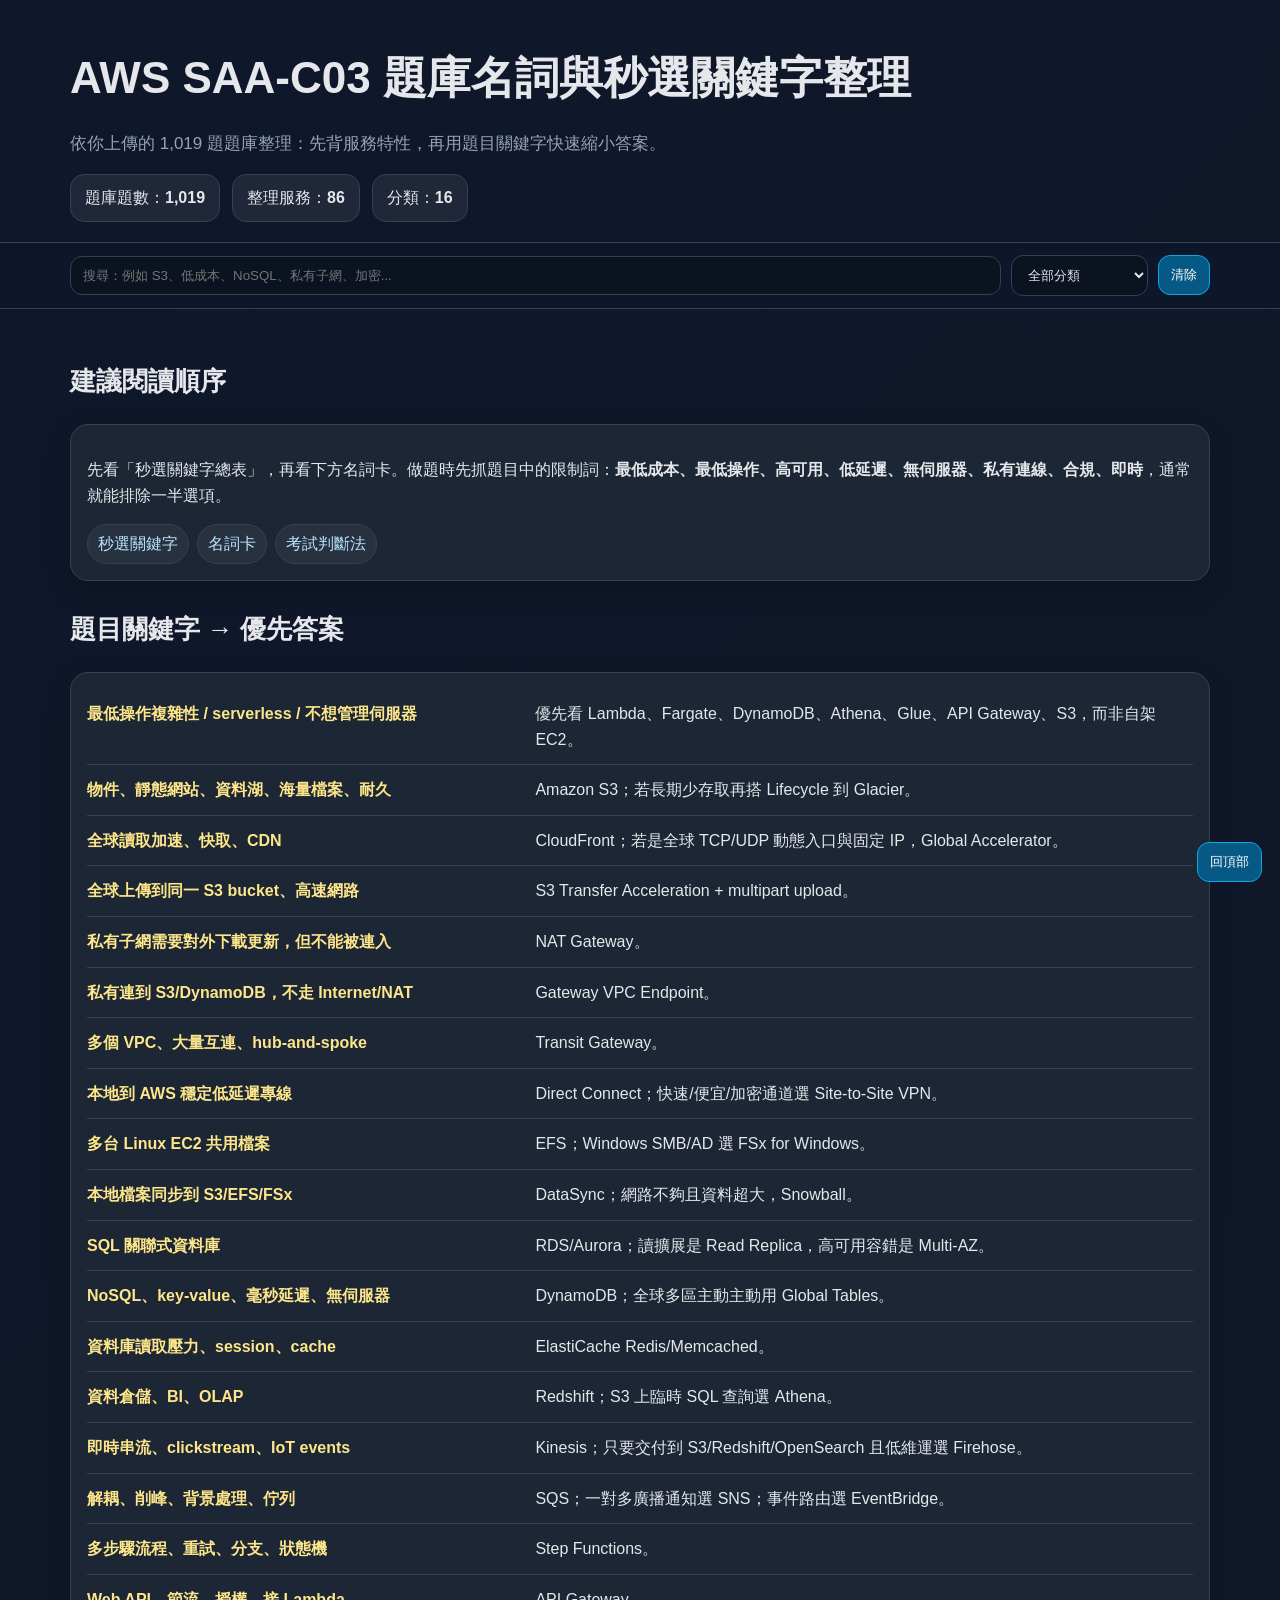
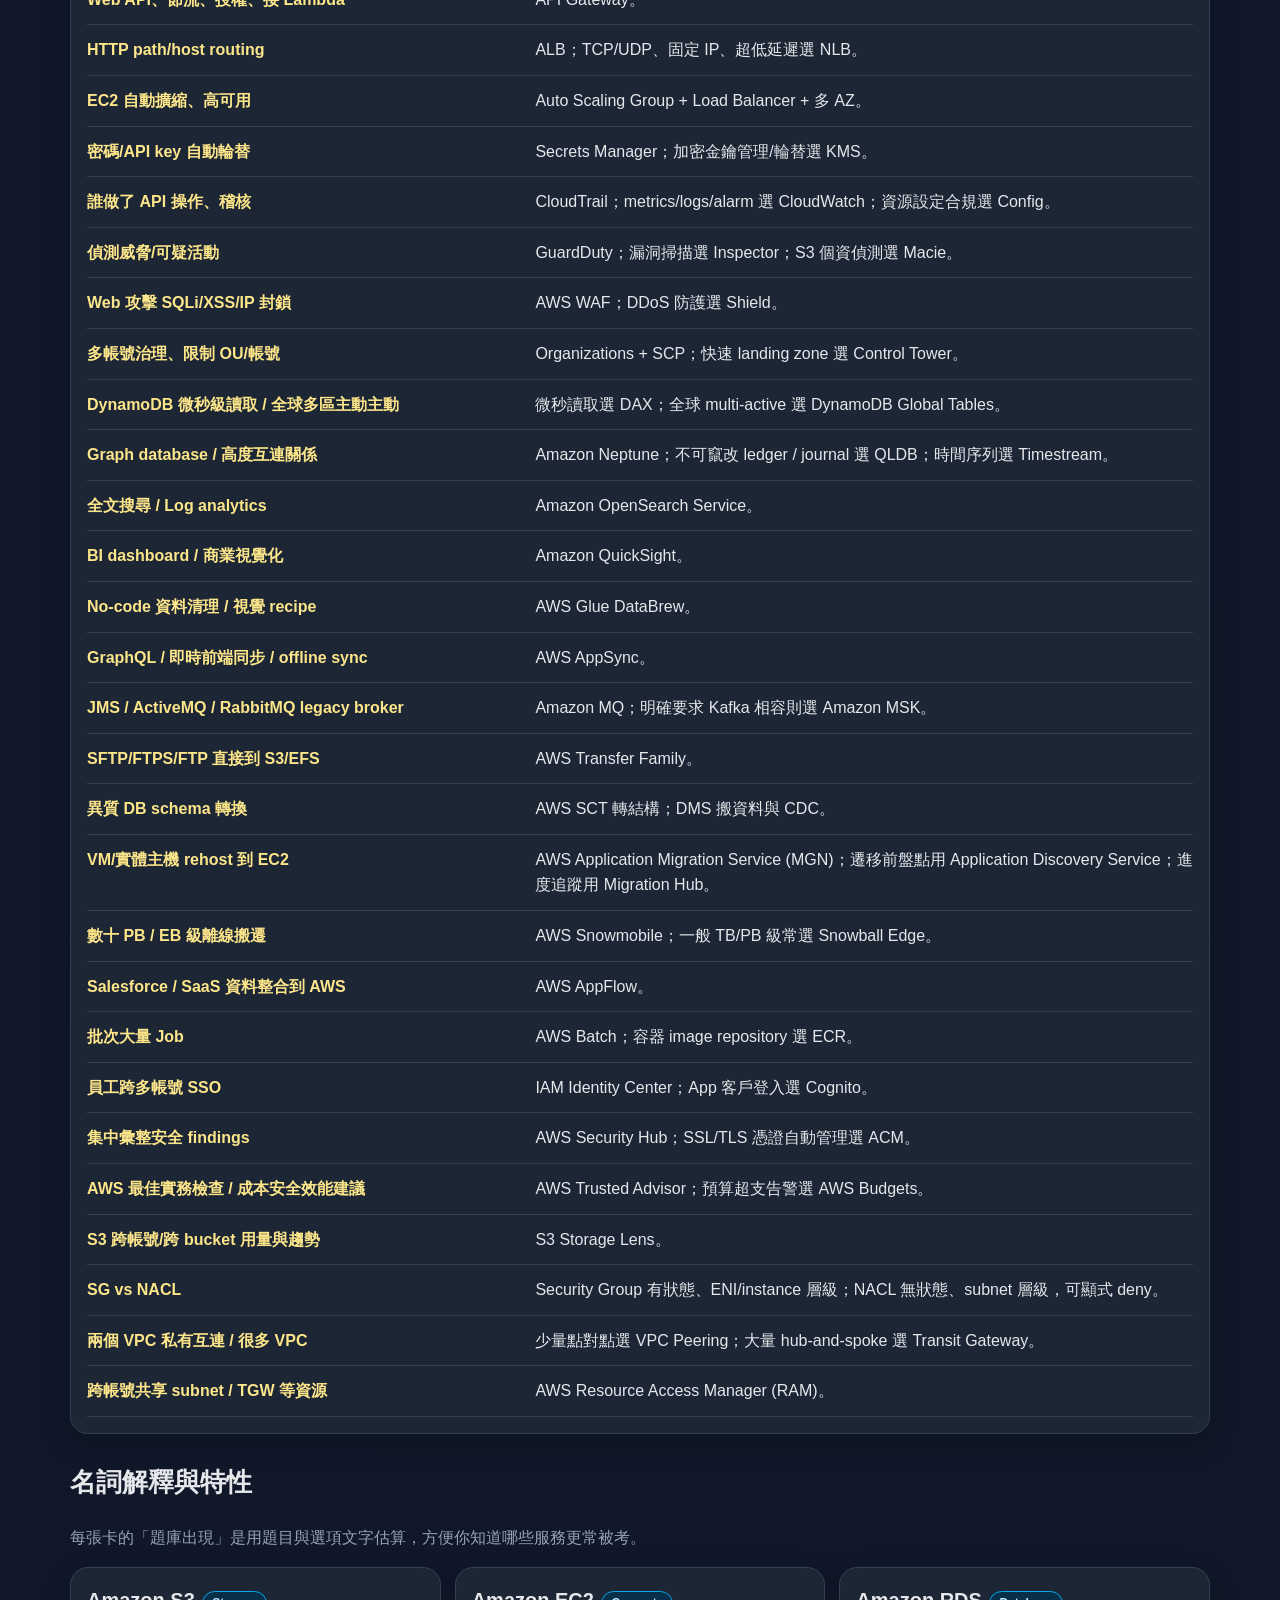
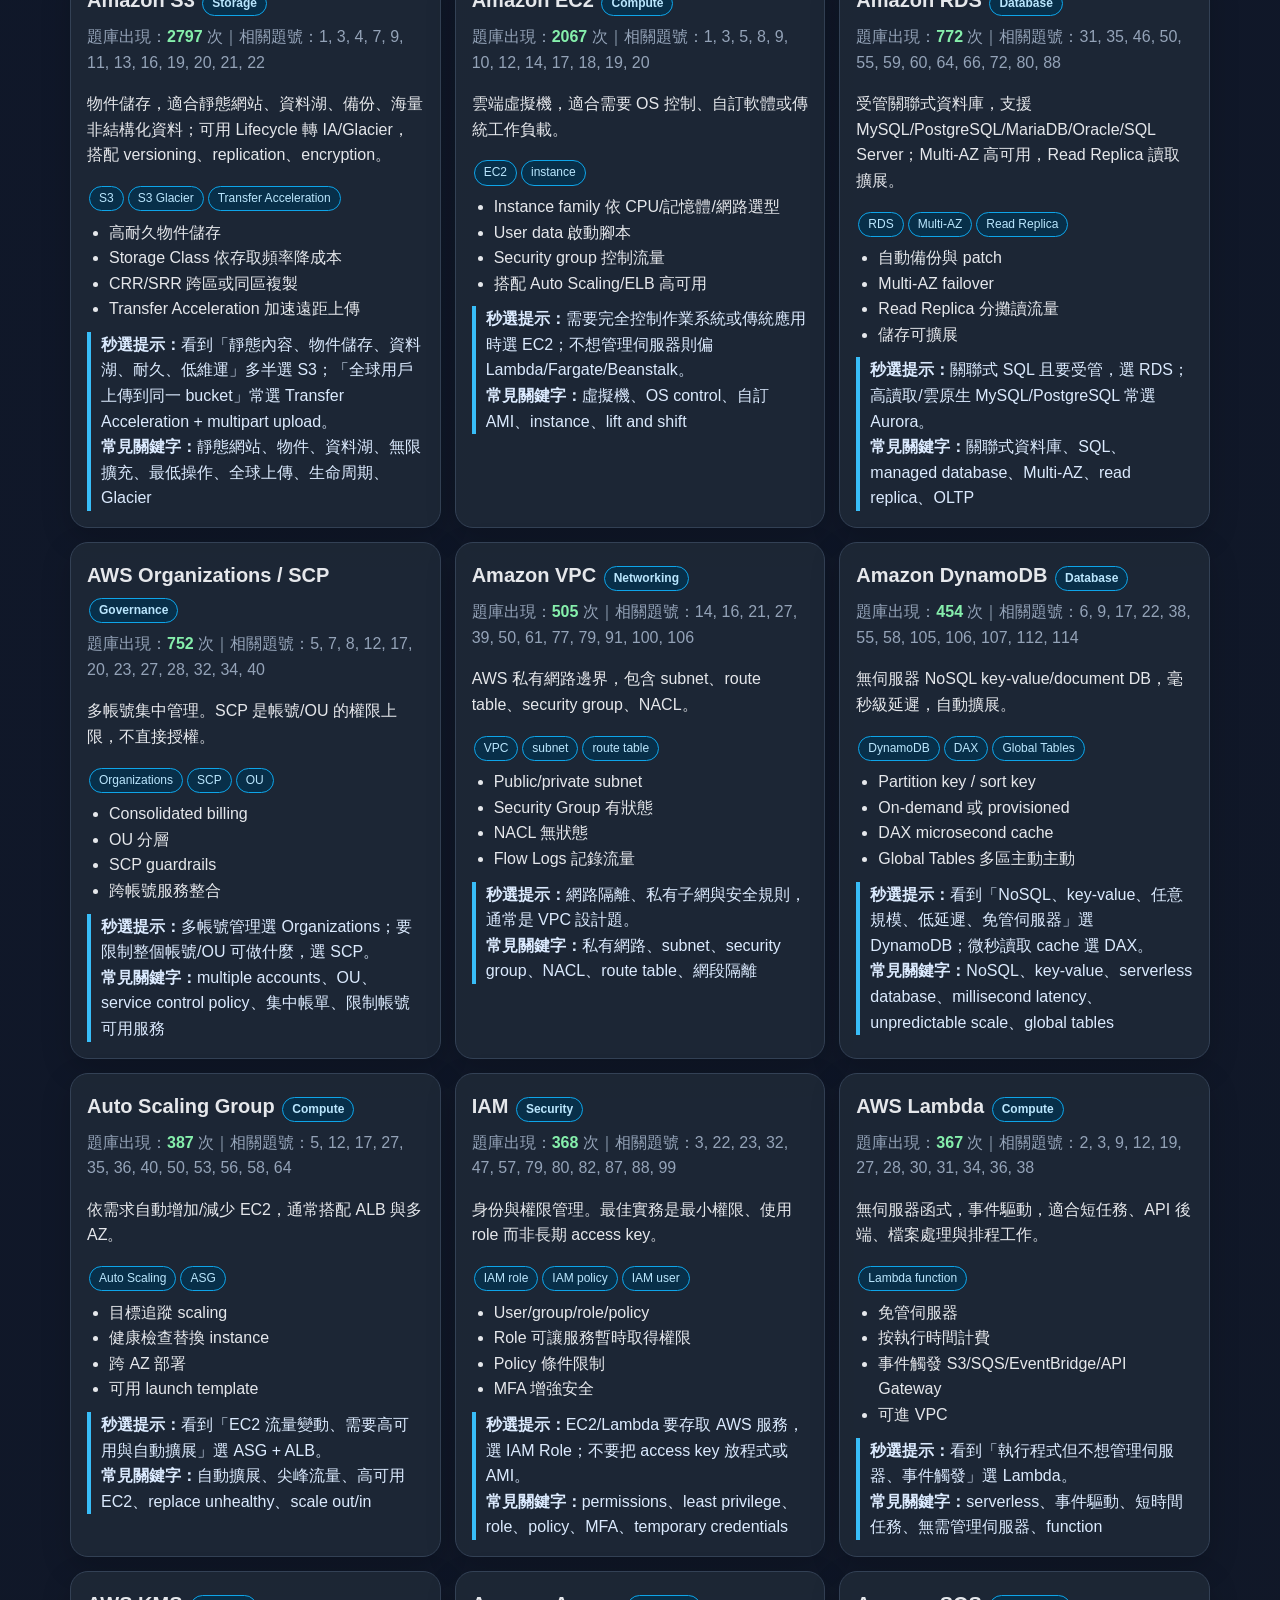
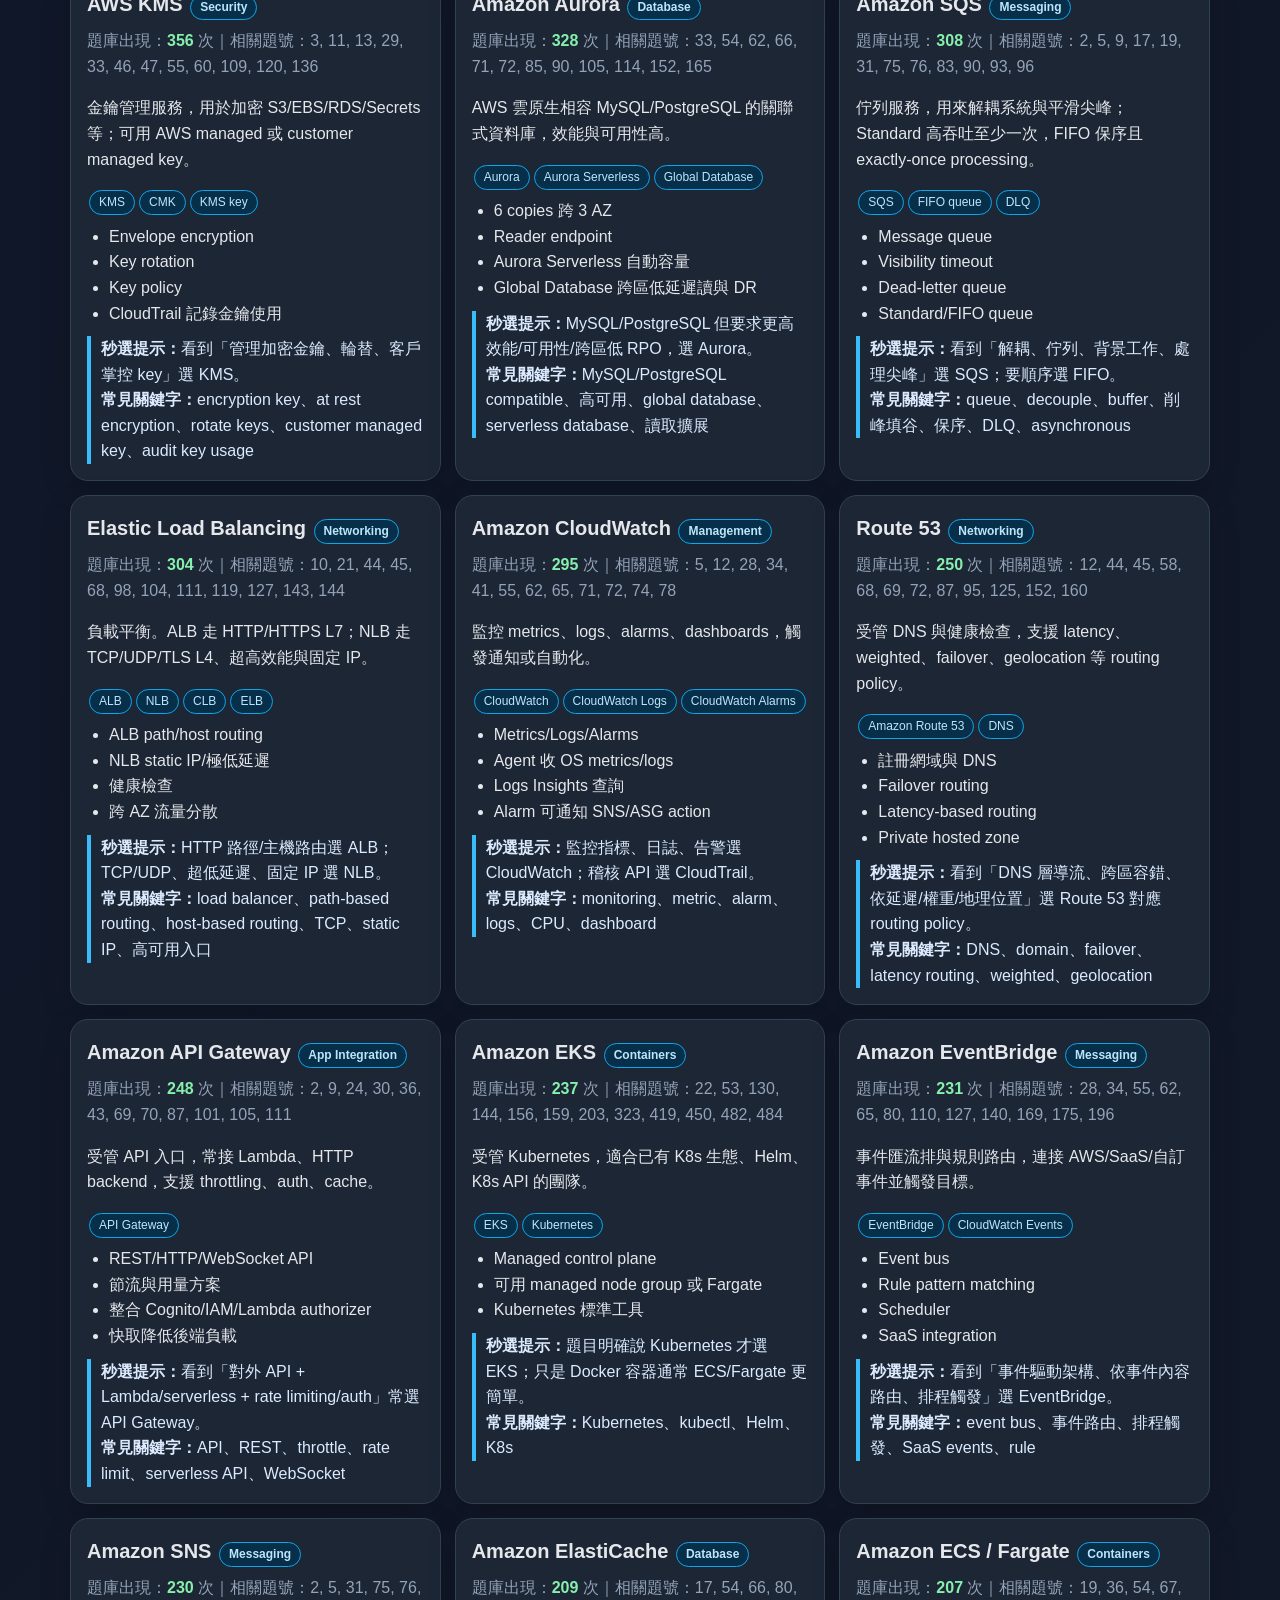
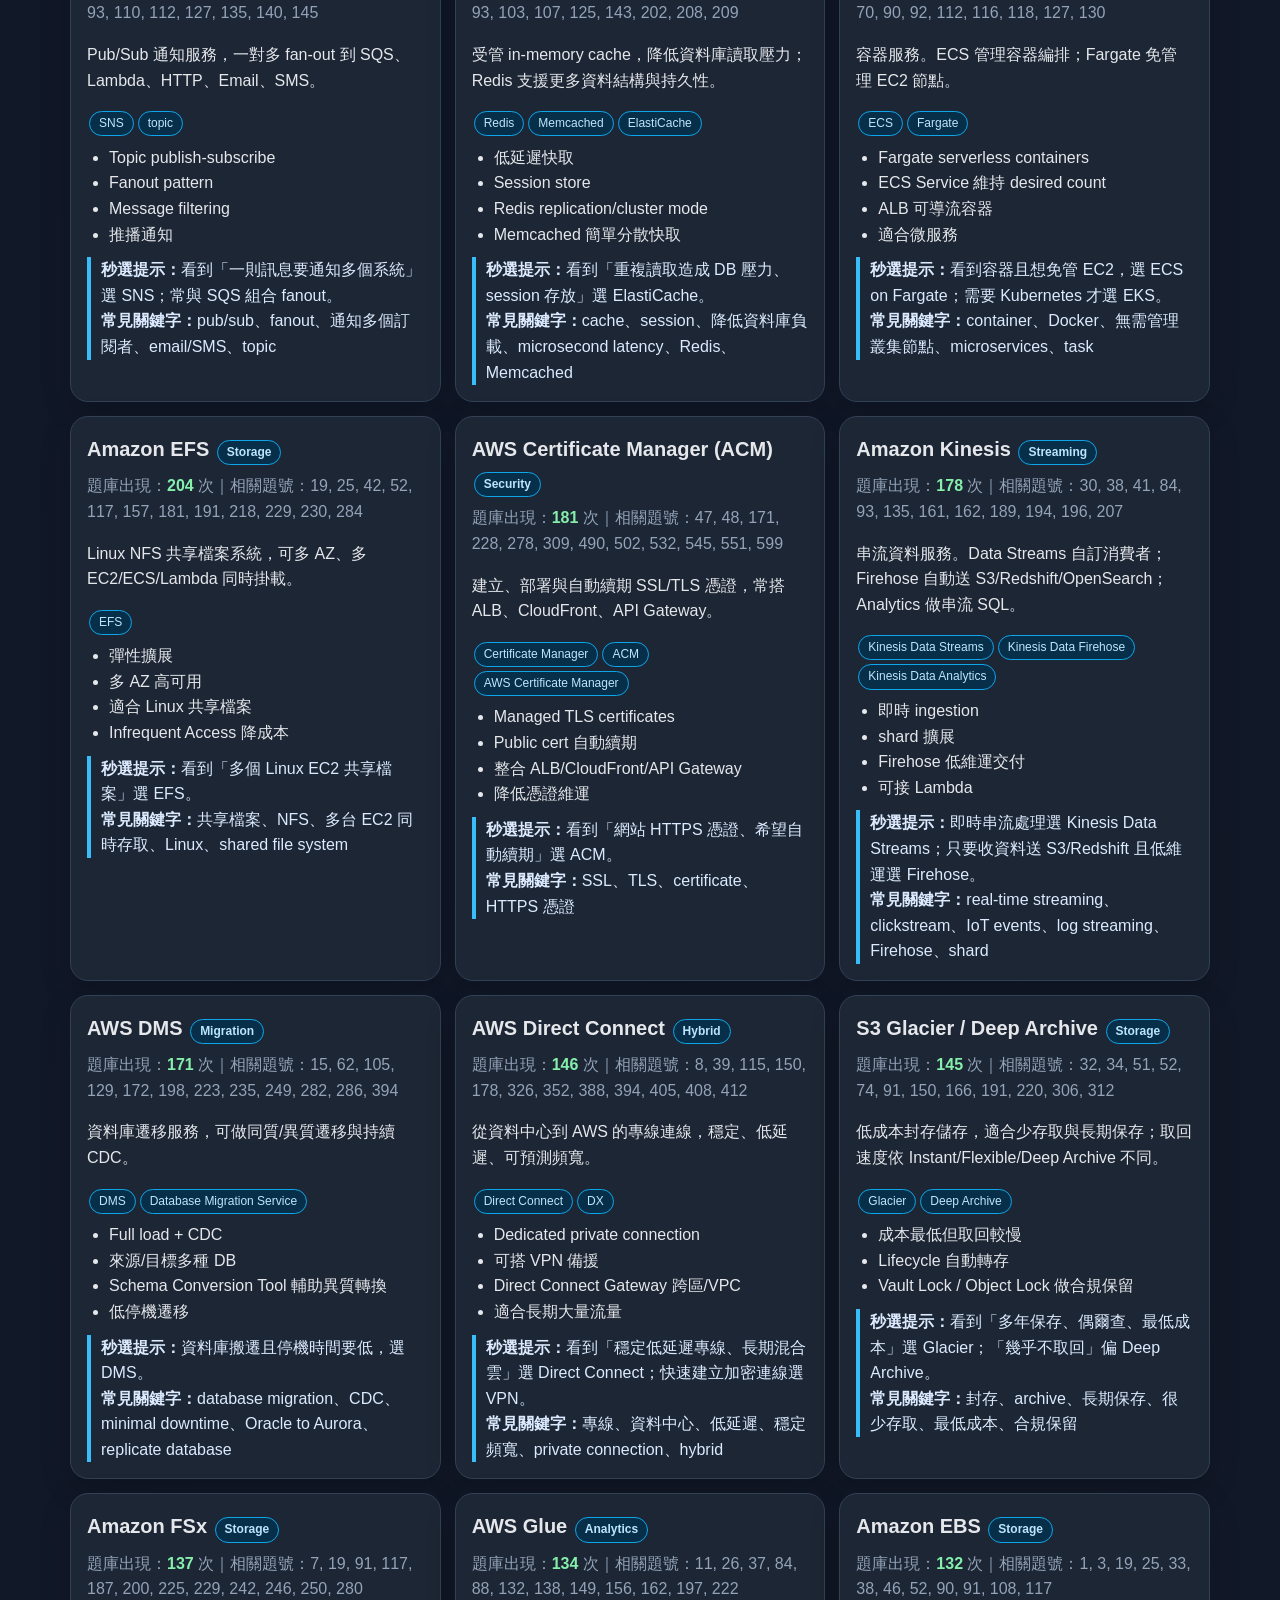
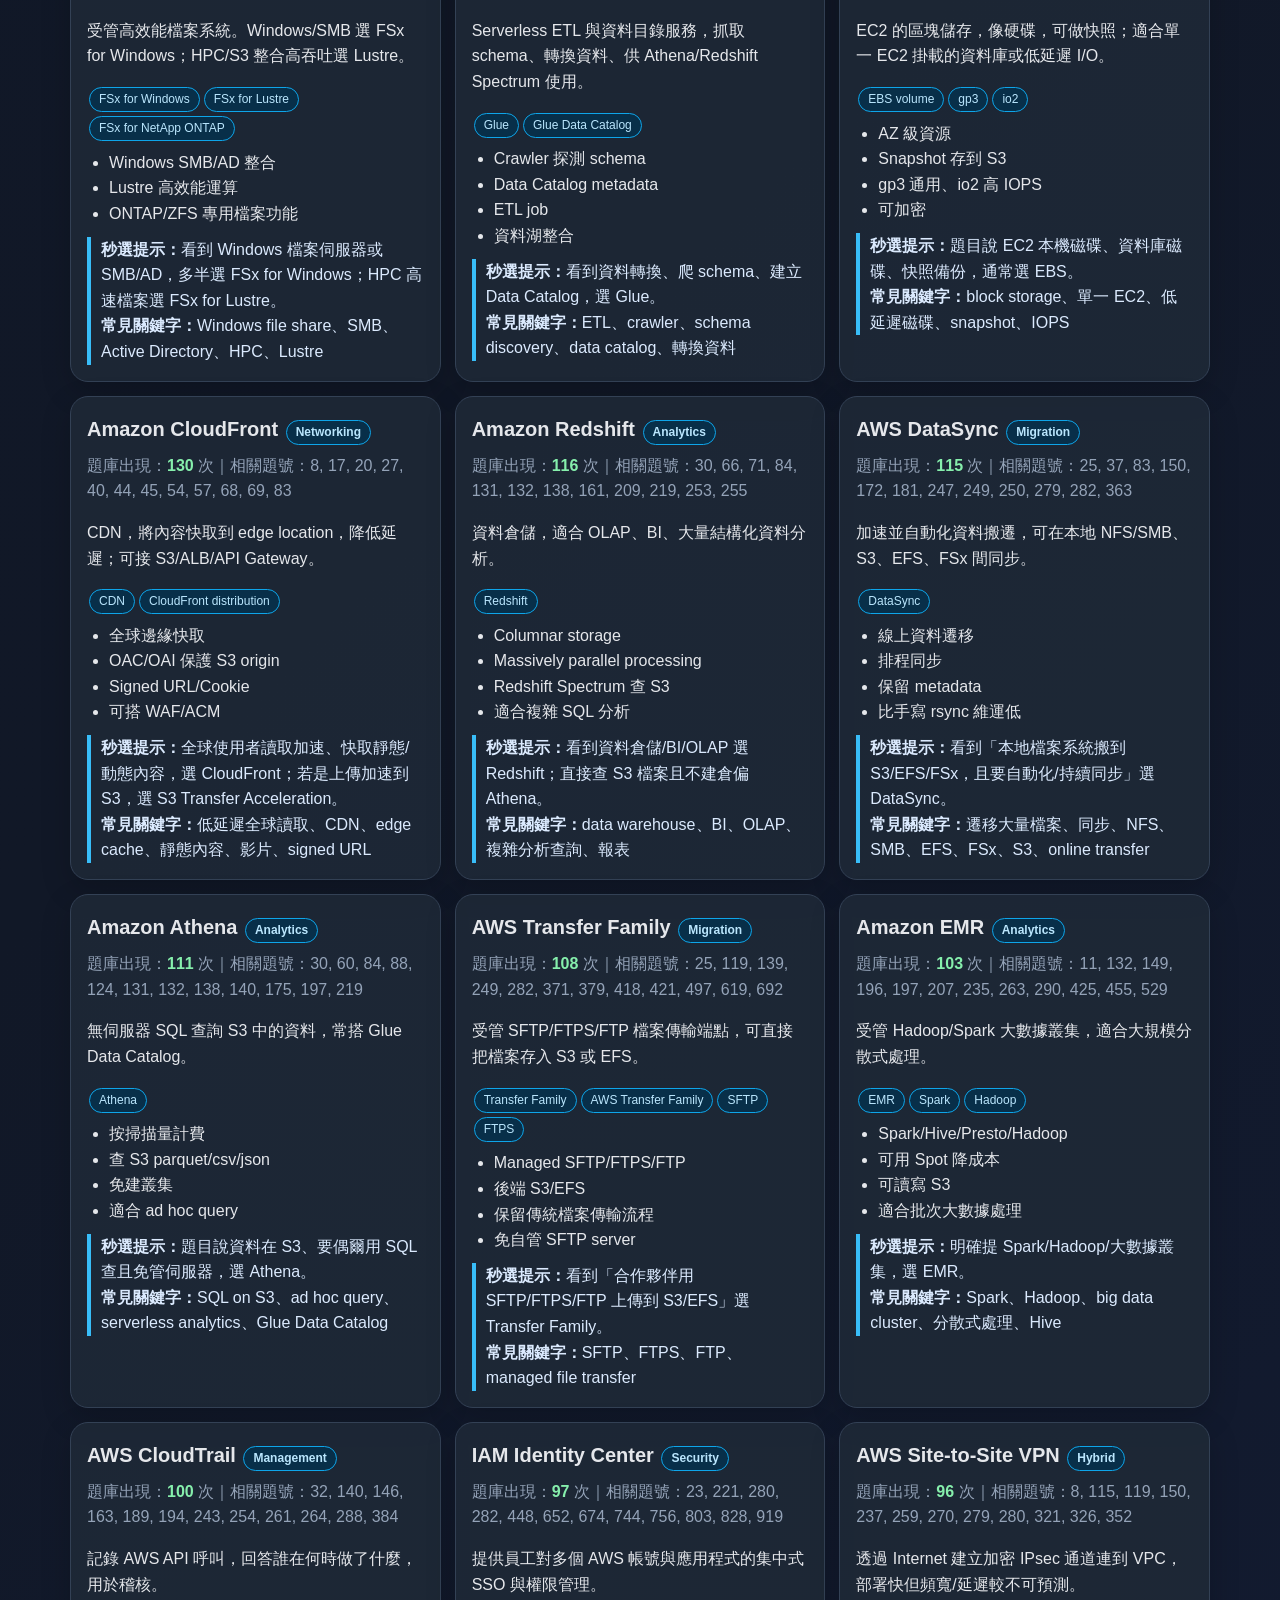
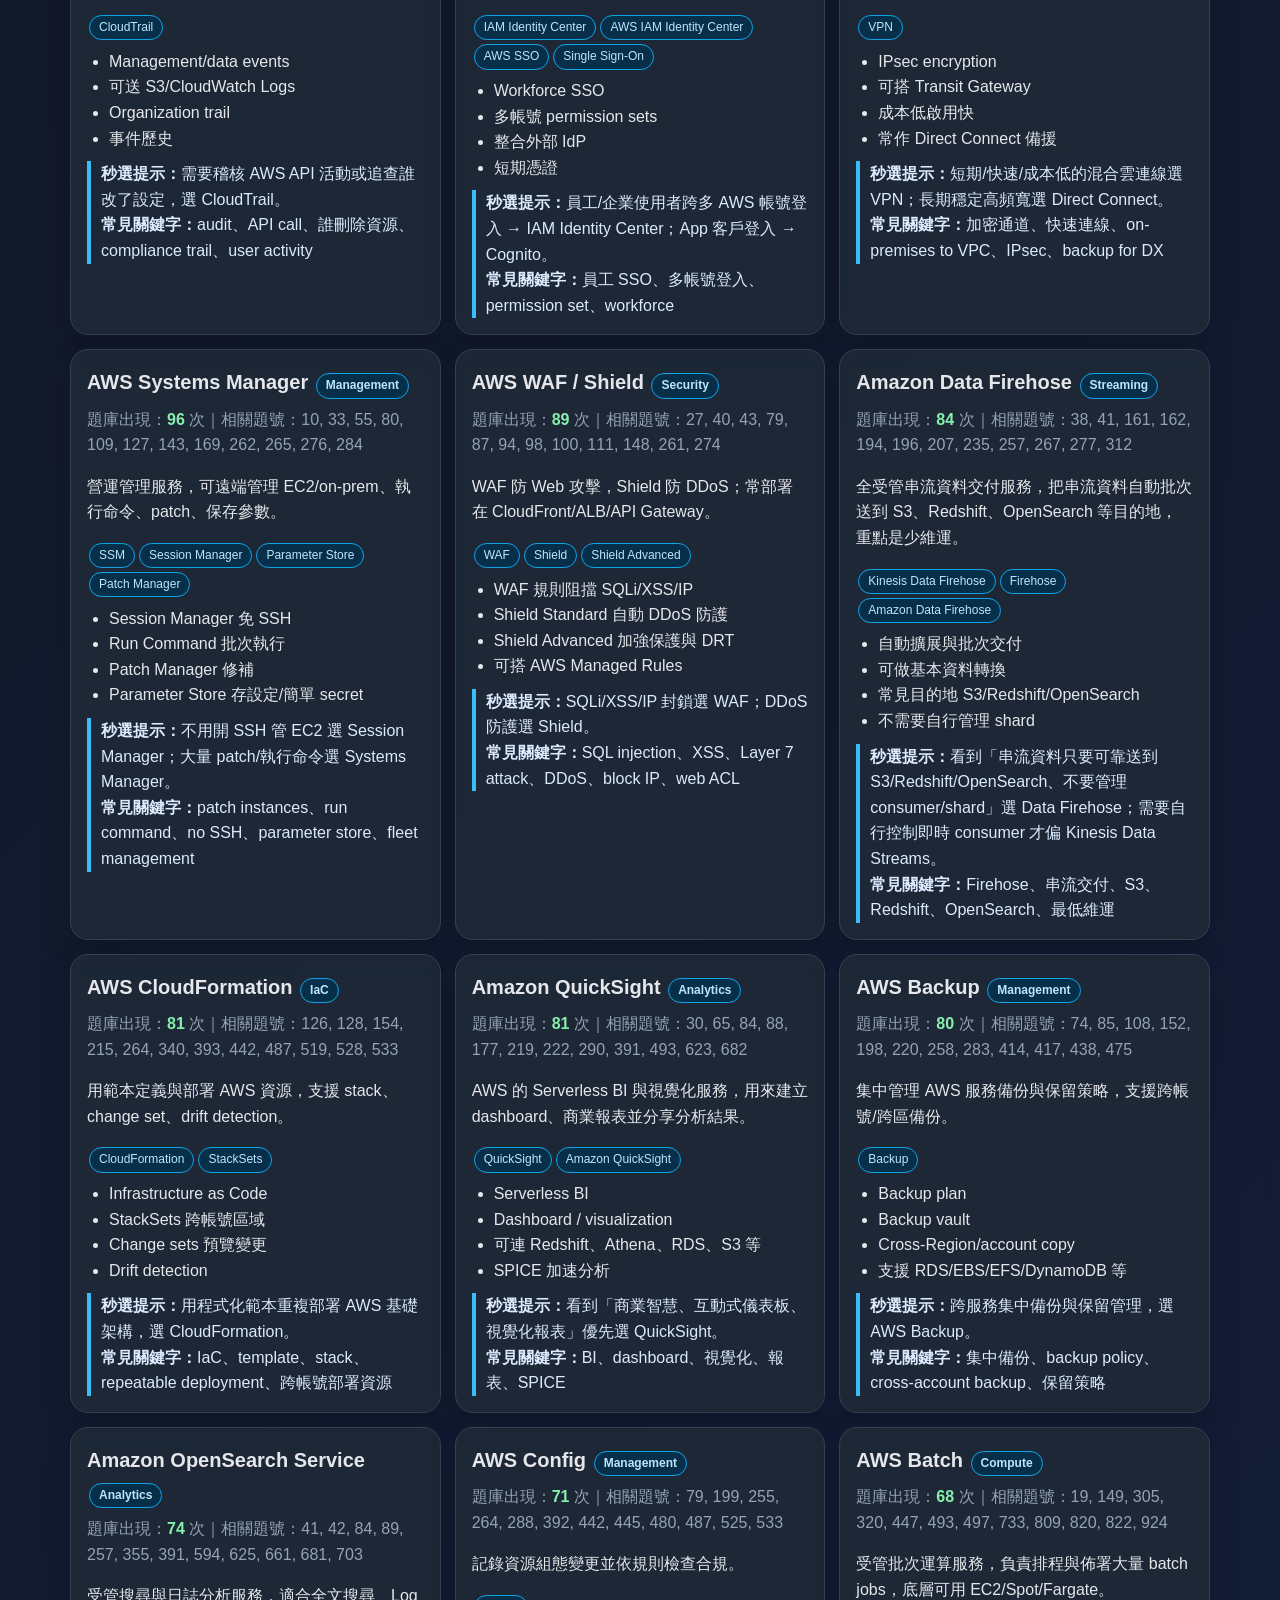
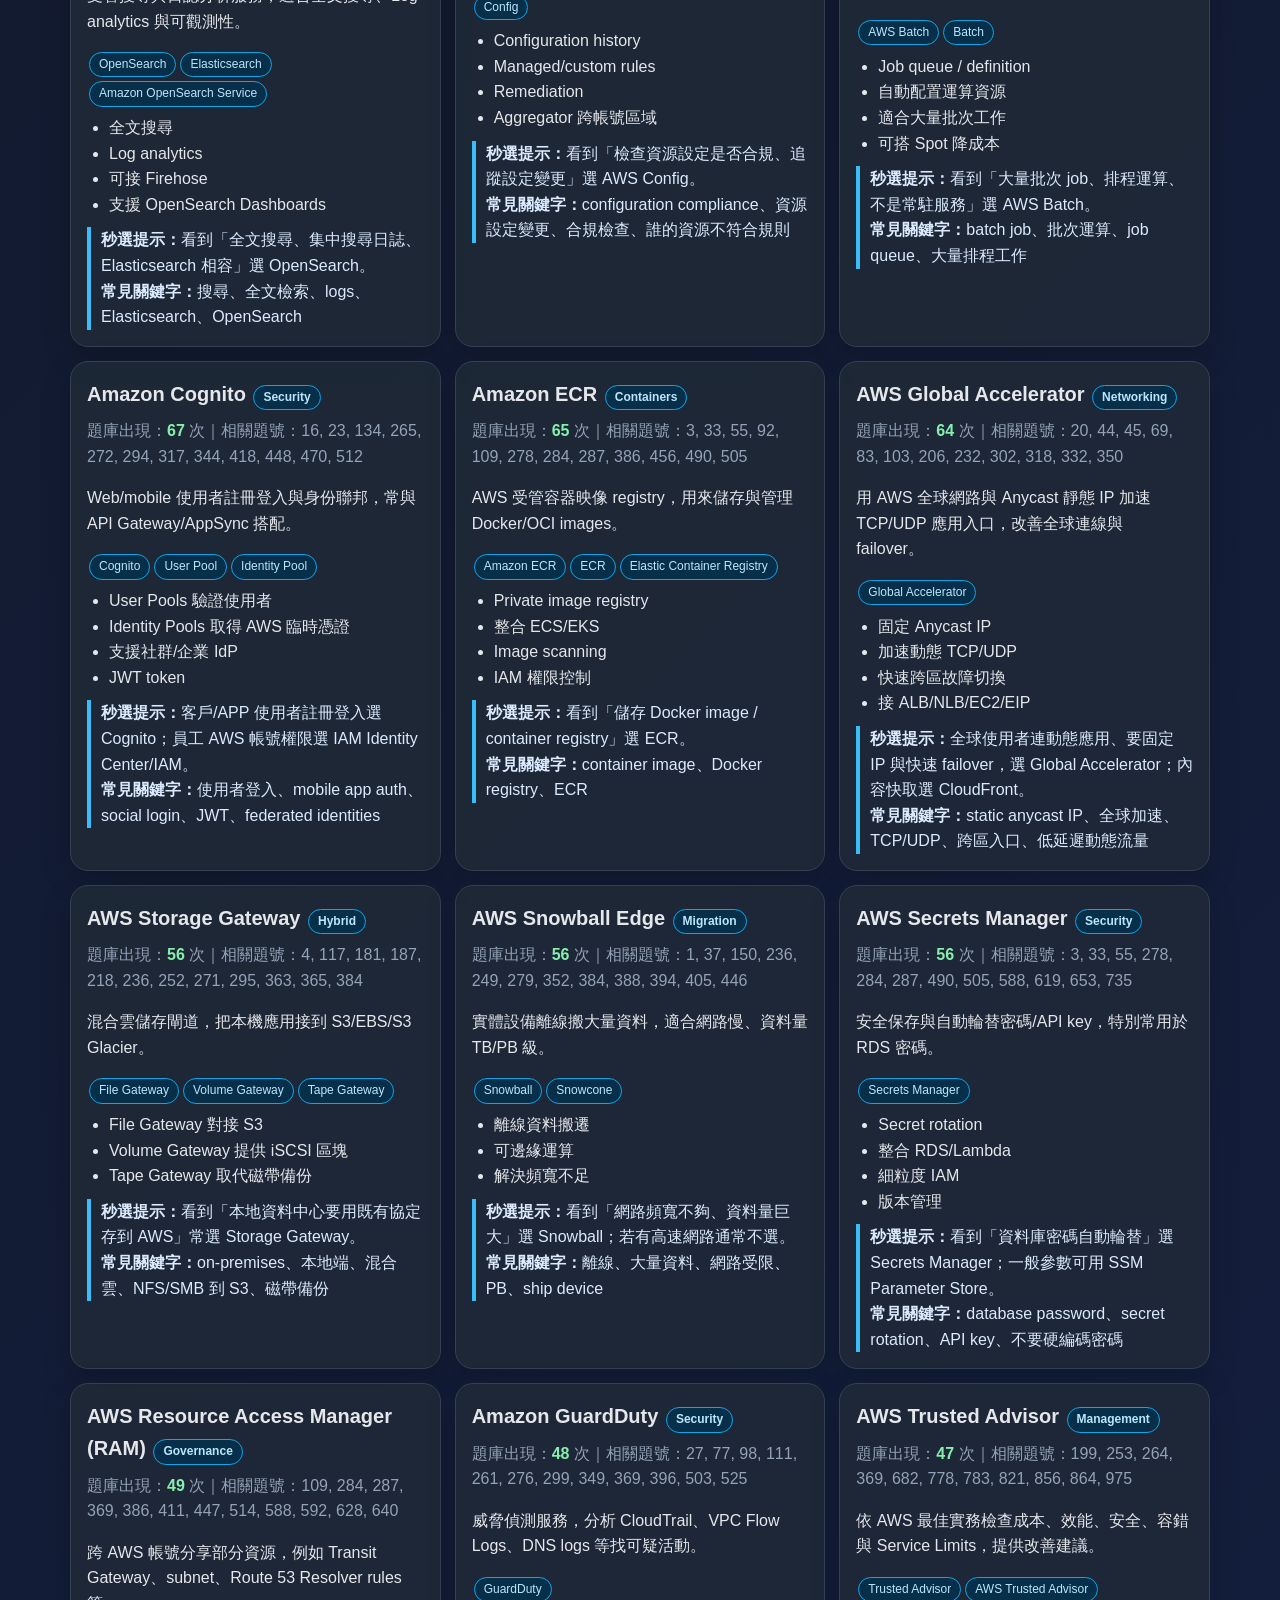
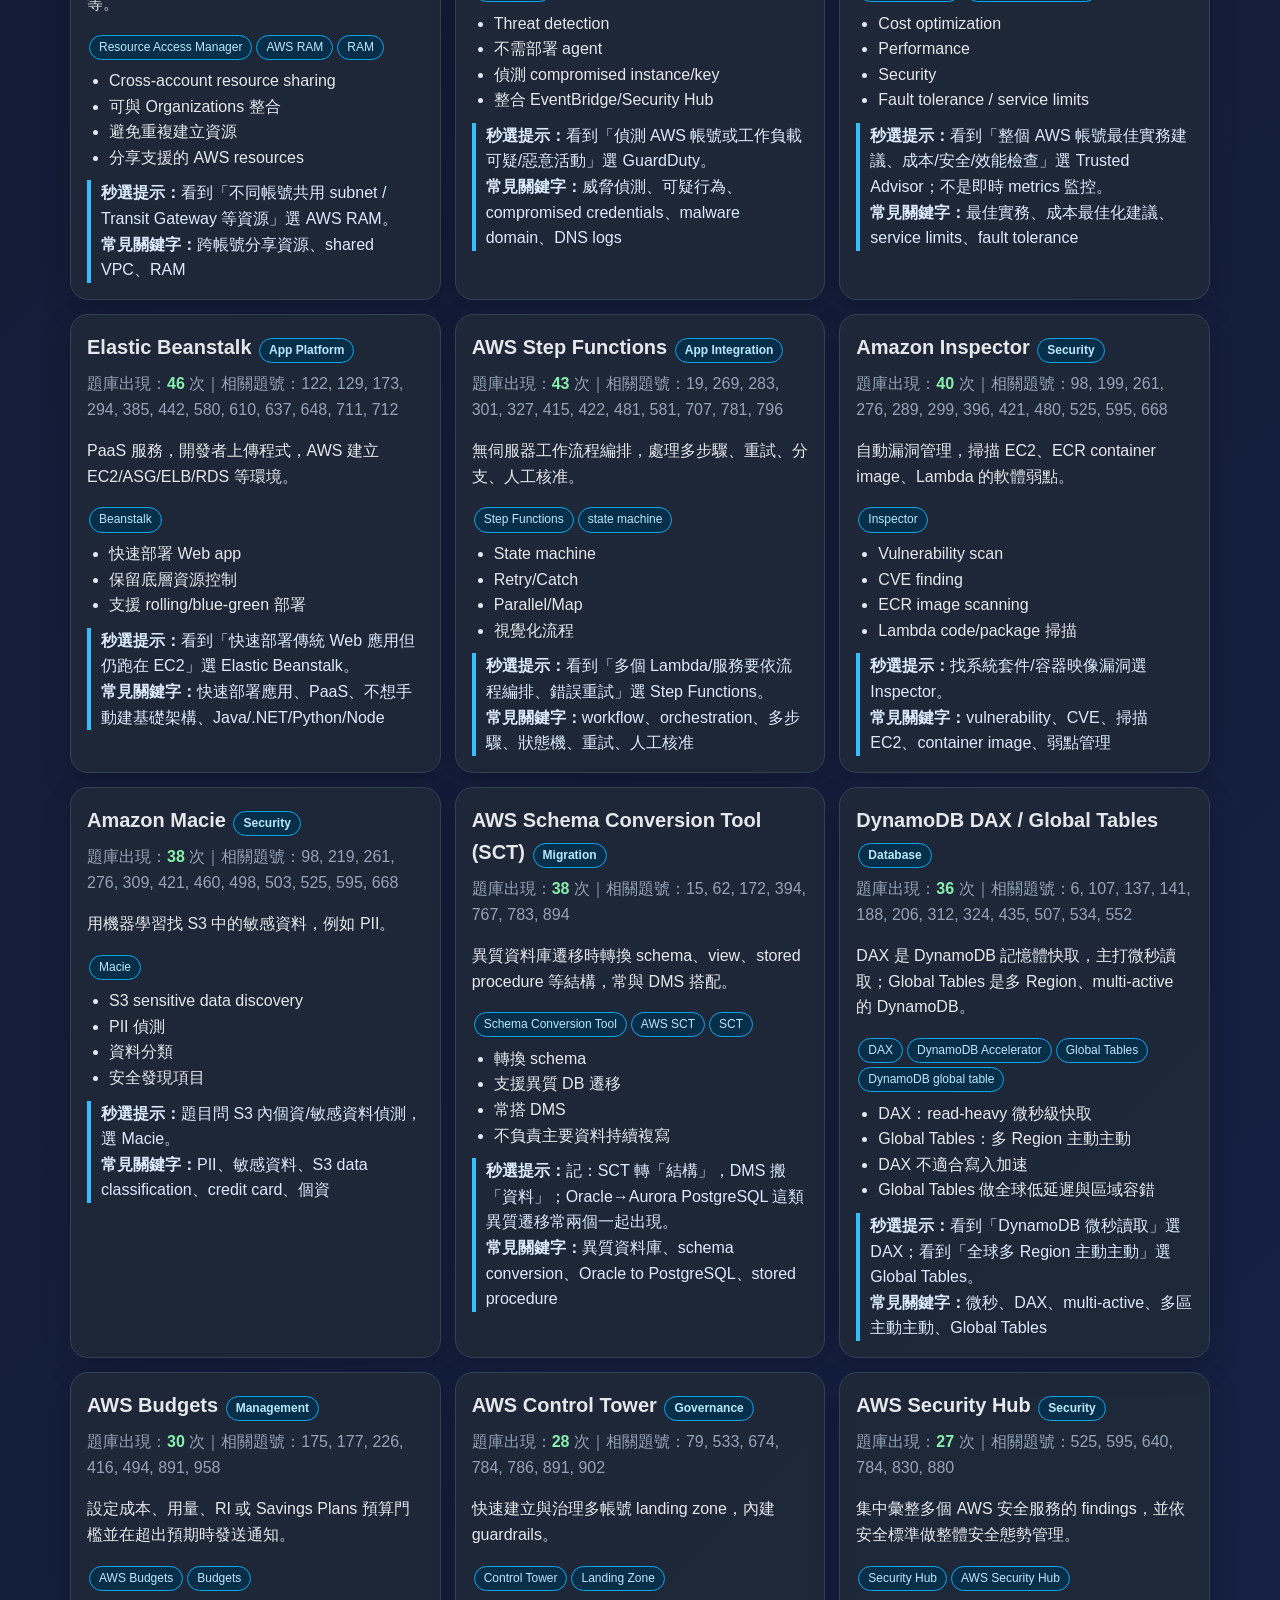
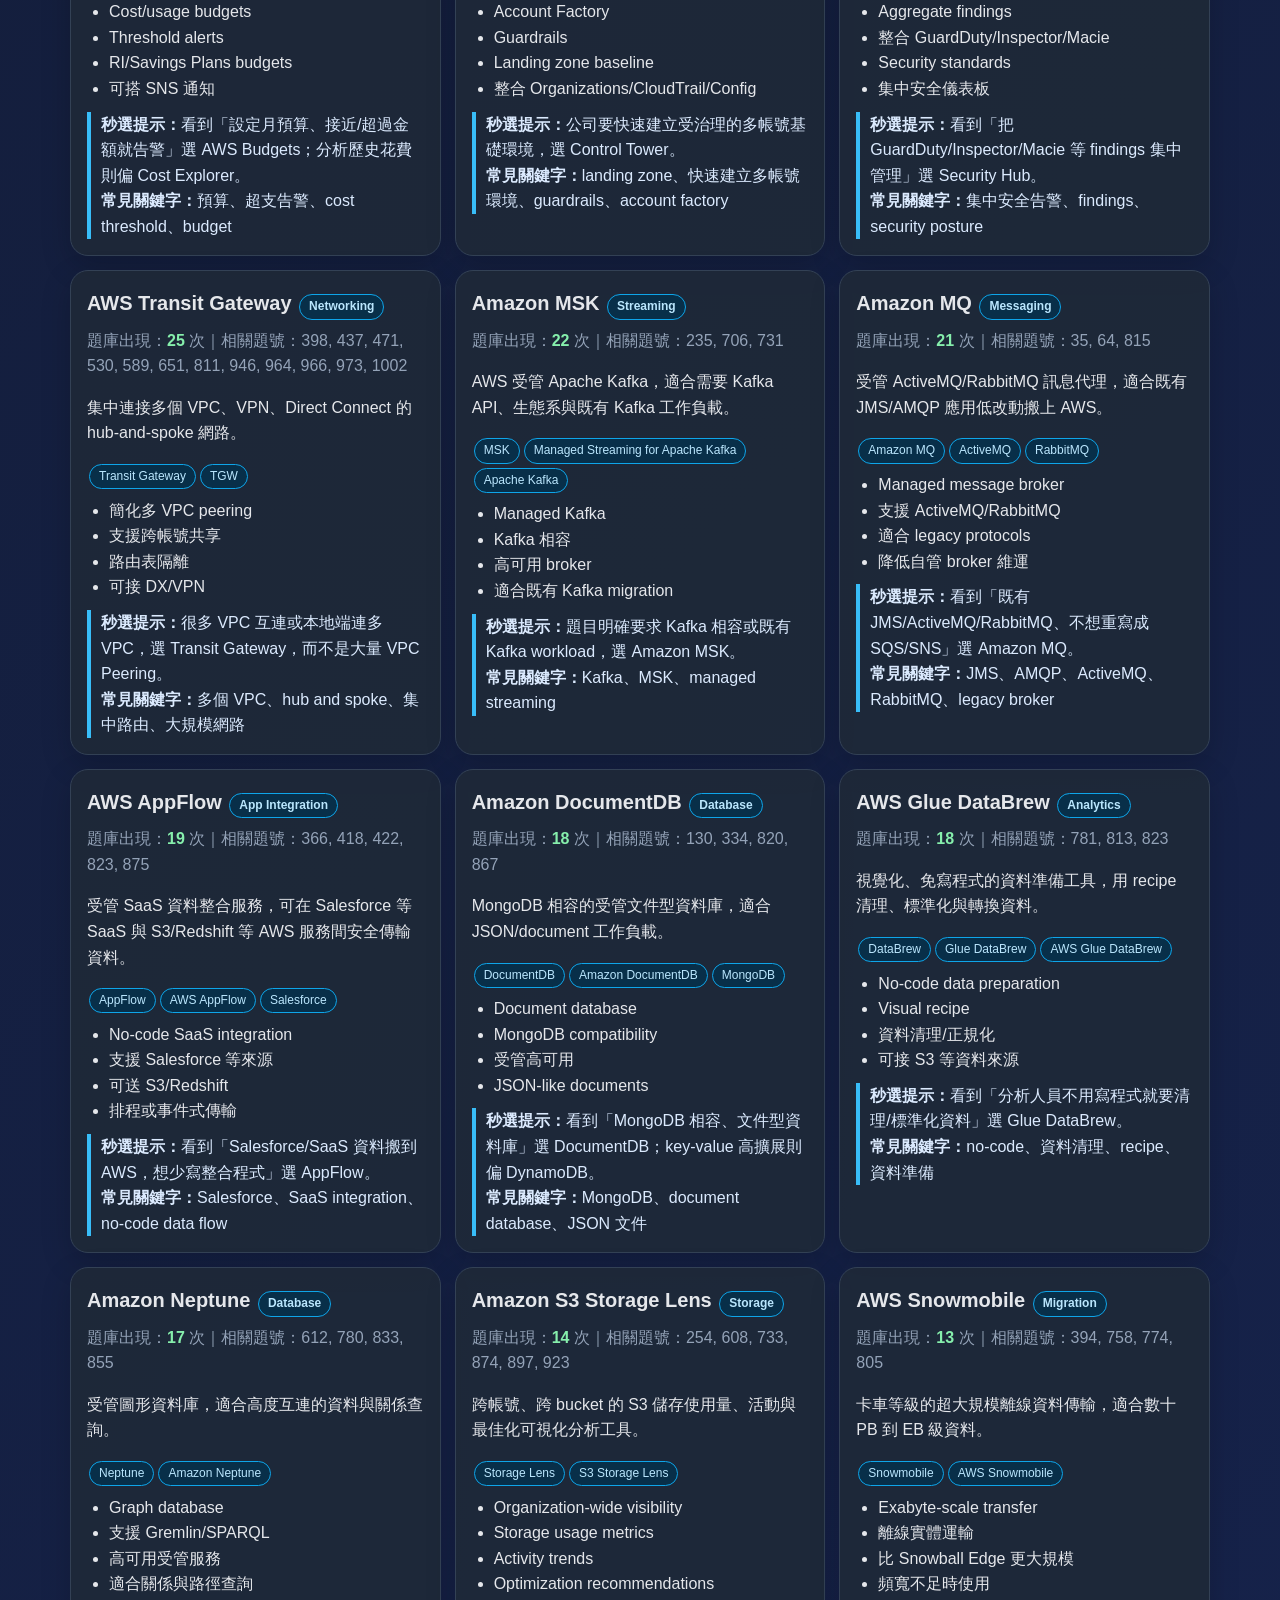
<file: study.html>
<!doctype html><html lang="zh-Hant"><head><meta charset="utf-8"><meta name="viewport" content="width=device-width,initial-scale=1"><title>AWS SAA-C03 題庫名詞與秒選關鍵字整理</title><style>
:root{--bg:#0f172a;--panel:#111827;--card:#1f2937;--text:#e5e7eb;--muted:#94a3b8;--accent:#38bdf8;--line:#334155;--good:#86efac;--warn:#fde68a}
*{box-sizing:border-box}body{margin:0;font-family:-apple-system,BlinkMacSystemFont,"Segoe UI","Noto Sans TC",Arial,sans-serif;background:linear-gradient(135deg,#0f172a,#111827 45%,#172554);color:var(--text);line-height:1.6}header{padding:34px 20px 20px;max-width:1180px;margin:auto}h1{font-size:clamp(28px,4vw,44px);margin:.2em 0}.subtitle{color:var(--muted);font-size:17px}.stats{display:flex;gap:12px;flex-wrap:wrap;margin-top:16px}.stat{background:rgba(255,255,255,.07);border:1px solid var(--line);padding:10px 14px;border-radius:14px}nav{position:sticky;top:0;z-index:5;background:rgba(15,23,42,.9);backdrop-filter:blur(10px);border-top:1px solid var(--line);border-bottom:1px solid var(--line)}.navin{max-width:1180px;margin:auto;display:flex;gap:10px;align-items:center;padding:12px 20px;flex-wrap:wrap}input,select{background:#0b1220;color:var(--text);border:1px solid var(--line);border-radius:12px;padding:11px 12px}input{flex:1;min-width:240px}button{background:#075985;color:white;border:1px solid #0ea5e9;border-radius:12px;padding:10px 12px;cursor:pointer}main{max-width:1180px;margin:auto;padding:24px 20px 60px}section{margin:24px 0}h2{font-size:26px;margin-top:28px}.grid{display:grid;grid-template-columns:repeat(auto-fill,minmax(310px,1fr));gap:14px}.card{background:rgba(31,41,55,.86);border:1px solid var(--line);border-radius:18px;padding:16px;box-shadow:0 10px 30px rgba(0,0,0,.18)}.card h3{margin:0 0 6px;font-size:20px}.pill{display:inline-block;background:#082f49;color:#bae6fd;border:1px solid #0ea5e9;border-radius:999px;padding:2px 9px;font-size:12px;margin:2px}.count{color:var(--good);font-weight:700}.muted{color:var(--muted)}.hint{border-left:4px solid var(--accent);padding-left:10px;margin-top:10px;color:#dbeafe}ul{padding-left:22px;margin:.4em 0}.rule{display:grid;grid-template-columns:minmax(190px,.8fr) 1.2fr;gap:10px;align-items:start;border-bottom:1px solid var(--line);padding:12px 0}.rule b{color:var(--warn)}.toc{display:flex;gap:8px;flex-wrap:wrap}.toc a{color:#bae6fd;text-decoration:none;border:1px solid var(--line);border-radius:999px;padding:6px 10px;background:rgba(255,255,255,.05)}mark{background:#facc15;color:#111827;border-radius:4px;padding:0 2px}.top{position:fixed;right:18px;bottom:18px}@media(max-width:720px){.rule{grid-template-columns:1fr}}
</style></head><body><header><h1>AWS SAA-C03 題庫名詞與秒選關鍵字整理</h1><p class="subtitle">依你上傳的 1,019 題題庫整理：先背服務特性，再用題目關鍵字快速縮小答案。</p><div class="stats"><div class="stat">題庫題數：<b>1,019</b></div><div class="stat">整理服務：<b>86</b></div><div class="stat">分類：<b>16</b></div></div></header><nav><div class="navin"><input id="search" placeholder="搜尋：例如 S3、低成本、NoSQL、私有子網、加密..." oninput="render()"><select id="cat" onchange="render()"><option value="">全部分類</option><option>Analytics</option><option>App Integration</option><option>App Platform</option><option>Compute</option><option>Containers</option><option>Database</option><option>Governance</option><option>Hybrid</option><option>IaC</option><option>Management</option><option>Messaging</option><option>Migration</option><option>Networking</option><option>Security</option><option>Storage</option><option>Streaming</option></select><button onclick="document.getElementById('search').value='';document.getElementById('cat').value='';render()">清除</button></div></nav><main><section><h2>建議閱讀順序</h2><div class="card"><p>先看「秒選關鍵字總表」，再看下方名詞卡。做題時先抓題目中的限制詞：<b>最低成本、最低操作、高可用、低延遲、無伺服器、私有連線、合規、即時</b>，通常就能排除一半選項。</p><div class="toc"><a href="#rules">秒選關鍵字</a><a href="#terms">名詞卡</a><a href="#tips">考試判斷法</a></div></div></section><section id="rules"><h2>題目關鍵字 → 優先答案</h2><div class="card" id="rulesBox"></div></section><section id="terms"><h2>名詞解釋與特性</h2><p class="muted">每張卡的「題庫出現」是用題目與選項文字估算，方便你知道哪些服務更常被考。</p><div class="grid" id="cards"></div></section><section id="tips"><h2>考試判斷法</h2><div class="card"><ul><li><b>先判斷資料型態：</b>物件=S3、區塊=EBS、共享 Linux 檔案=EFS、Windows 檔案=FSx、SQL=RDS/Aurora、NoSQL=DynamoDB、快取=ElastiCache。</li><li><b>再判斷維運要求：</b>最低操作通常選 serverless/managed，不選自己架 EC2。</li><li><b>最後判斷非功能需求：</b>最低成本、低延遲、高可用、跨區災難復原、私有連線、合規稽核。</li><li><b>注意陷阱：</b>Multi-AZ 是高可用，不是讀取擴展；Read Replica 是讀取擴展，不是自動 failover 主方案。CloudFront 是讀取快取，S3 Transfer Acceleration 是上傳加速。</li></ul></div></section></main><button class="top" onclick="scrollTo(0,0)">回頂部</button><script>
const TERMS=[{"name":"Amazon S3","cat":"Storage","aliases":["S3","S3 Glacier","Transfer Acceleration"],"desc":"物件儲存，適合靜態網站、資料湖、備份、海量非結構化資料；可用 Lifecycle 轉 IA/Glacier，搭配 versioning、replication、encryption。","features":["高耐久物件儲存","Storage Class 依存取頻率降成本","CRR/SRR 跨區或同區複製","Transfer Acceleration 加速遠距上傳"],"keywords":["靜態網站","物件","資料湖","無限擴充","最低操作","全球上傳","生命周期","Glacier"],"answer_hint":"看到「靜態內容、物件儲存、資料湖、耐久、低維運」多半選 S3；「全球用戶上傳到同一 bucket」常選 Transfer Acceleration + multipart upload。","count":2797,"qids":[1,3,4,7,9,11,13,16,19,20,21,22]},{"name":"S3 Glacier / Deep Archive","cat":"Storage","aliases":["Glacier","Deep Archive"],"desc":"低成本封存儲存，適合少存取與長期保存；取回速度依 Instant/Flexible/Deep Archive 不同。","features":["成本最低但取回較慢","Lifecycle 自動轉存","Vault Lock / Object Lock 做合規保留"],"keywords":["封存","archive","長期保存","很少存取","最低成本","合規保留"],"answer_hint":"看到「多年保存、偶爾查、最低成本」選 Glacier；「幾乎不取回」偏 Deep Archive。","count":145,"qids":[32,34,51,52,74,91,150,166,191,220,306,312]},{"name":"Amazon EBS","cat":"Storage","aliases":["EBS volume","gp3","io2"],"desc":"EC2 的區塊儲存，像硬碟，可做快照；適合單一 EC2 掛載的資料庫或低延遲 I/O。","features":["AZ 級資源","Snapshot 存到 S3","gp3 通用、io2 高 IOPS","可加密"],"keywords":["block storage","單一 EC2","低延遲磁碟","snapshot","IOPS"],"answer_hint":"題目說 EC2 本機磁碟、資料庫磁碟、快照備份，通常選 EBS。","count":132,"qids":[1,3,19,25,33,38,46,52,90,91,108,117]},{"name":"Amazon EFS","cat":"Storage","aliases":["EFS"],"desc":"Linux NFS 共享檔案系統，可多 AZ、多 EC2/ECS/Lambda 同時掛載。","features":["彈性擴展","多 AZ 高可用","適合 Linux 共享檔案","Infrequent Access 降成本"],"keywords":["共享檔案","NFS","多台 EC2 同時存取","Linux","shared file system"],"answer_hint":"看到「多個 Linux EC2 共享檔案」選 EFS。","count":204,"qids":[19,25,42,52,117,157,181,191,218,229,230,284]},{"name":"Amazon FSx","cat":"Storage","aliases":["FSx for Windows","FSx for Lustre","FSx for NetApp ONTAP"],"desc":"受管高效能檔案系統。Windows/SMB 選 FSx for Windows；HPC/S3 整合高吞吐選 Lustre。","features":["Windows SMB/AD 整合","Lustre 高效能運算","ONTAP/ZFS 專用檔案功能"],"keywords":["Windows file share","SMB","Active Directory","HPC","Lustre"],"answer_hint":"看到 Windows 檔案伺服器或 SMB/AD，多半選 FSx for Windows；HPC 高速檔案選 FSx for Lustre。","count":137,"qids":[7,19,91,117,187,200,225,229,242,246,250,280]},{"name":"AWS Storage Gateway","cat":"Hybrid","aliases":["File Gateway","Volume Gateway","Tape Gateway"],"desc":"混合雲儲存閘道，把本機應用接到 S3/EBS/S3 Glacier。","features":["File Gateway 對接 S3","Volume Gateway 提供 iSCSI 區塊","Tape Gateway 取代磁帶備份"],"keywords":["on-premises","本地端","混合雲","NFS/SMB 到 S3","磁帶備份"],"answer_hint":"看到「本地資料中心要用既有協定存到 AWS」常選 Storage Gateway。","count":56,"qids":[4,117,181,187,218,236,252,271,295,363,365,384]},{"name":"AWS DataSync","cat":"Migration","aliases":["DataSync"],"desc":"加速並自動化資料搬遷，可在本地 NFS/SMB、S3、EFS、FSx 間同步。","features":["線上資料遷移","排程同步","保留 metadata","比手寫 rsync 維運低"],"keywords":["遷移大量檔案","同步","NFS","SMB","EFS","FSx","S3","online transfer"],"answer_hint":"看到「本地檔案系統搬到 S3/EFS/FSx，且要自動化/持續同步」選 DataSync。","count":115,"qids":[25,37,83,150,172,181,247,249,250,279,282,363]},{"name":"AWS Snowball Edge","cat":"Migration","aliases":["Snowball","Snowcone"],"desc":"實體設備離線搬大量資料，適合網路慢、資料量 TB/PB 級。","features":["離線資料搬遷","可邊緣運算","解決頻寬不足"],"keywords":["離線","大量資料","網路受限","PB","ship device"],"answer_hint":"看到「網路頻寬不夠、資料量巨大」選 Snowball；若有高速網路通常不選。","count":56,"qids":[1,37,150,236,249,279,352,384,388,394,405,446]},{"name":"Amazon EC2","cat":"Compute","aliases":["EC2","instance"],"desc":"雲端虛擬機，適合需要 OS 控制、自訂軟體或傳統工作負載。","features":["Instance family 依 CPU/記憶體/網路選型","User data 啟動腳本","Security group 控制流量","搭配 Auto Scaling/ELB 高可用"],"keywords":["虛擬機","OS control","自訂 AMI","instance","lift and shift"],"answer_hint":"需要完全控制作業系統或傳統應用時選 EC2；不想管理伺服器則偏 Lambda/Fargate/Beanstalk。","count":2067,"qids":[1,3,5,8,9,10,12,14,17,18,19,20]},{"name":"Auto Scaling Group","cat":"Compute","aliases":["Auto Scaling","ASG"],"desc":"依需求自動增加/減少 EC2，通常搭配 ALB 與多 AZ。","features":["目標追蹤 scaling","健康檢查替換 instance","跨 AZ 部署","可用 launch template"],"keywords":["自動擴展","尖峰流量","高可用 EC2","replace unhealthy","scale out/in"],"answer_hint":"看到「EC2 流量變動、需要高可用與自動擴展」選 ASG + ALB。","count":387,"qids":[5,12,17,27,35,36,40,50,53,56,58,64]},{"name":"AWS Lambda","cat":"Compute","aliases":["Lambda function"],"desc":"無伺服器函式，事件驅動，適合短任務、API 後端、檔案處理與排程工作。","features":["免管伺服器","按執行時間計費","事件觸發 S3/SQS/EventBridge/API Gateway","可進 VPC"],"keywords":["serverless","事件驅動","短時間任務","無需管理伺服器","function"],"answer_hint":"看到「執行程式但不想管理伺服器、事件觸發」選 Lambda。","count":367,"qids":[2,3,9,12,19,27,28,30,31,34,36,38]},{"name":"Amazon ECS / Fargate","cat":"Containers","aliases":["ECS","Fargate"],"desc":"容器服務。ECS 管理容器編排；Fargate 免管理 EC2 節點。","features":["Fargate serverless containers","ECS Service 維持 desired count","ALB 可導流容器","適合微服務"],"keywords":["container","Docker","無需管理叢集節點","microservices","task"],"answer_hint":"看到容器且想免管 EC2，選 ECS on Fargate；需要 Kubernetes 才選 EKS。","count":207,"qids":[19,36,54,67,70,90,92,112,116,118,127,130]},{"name":"Amazon EKS","cat":"Containers","aliases":["EKS","Kubernetes"],"desc":"受管 Kubernetes，適合已有 K8s 生態、Helm、K8s API 的團隊。","features":["Managed control plane","可用 managed node group 或 Fargate","Kubernetes 標準工具"],"keywords":["Kubernetes","kubectl","Helm","K8s"],"answer_hint":"題目明確說 Kubernetes 才選 EKS；只是 Docker 容器通常 ECS/Fargate 更簡單。","count":237,"qids":[22,53,130,144,156,159,203,323,419,450,482,484]},{"name":"Elastic Beanstalk","cat":"App Platform","aliases":["Beanstalk"],"desc":"PaaS 服務，開發者上傳程式，AWS 建立 EC2/ASG/ELB/RDS 等環境。","features":["快速部署 Web app","保留底層資源控制","支援 rolling/blue-green 部署"],"keywords":["快速部署應用","PaaS","不想手動建基礎架構","Java/.NET/Python/Node"],"answer_hint":"看到「快速部署傳統 Web 應用但仍跑在 EC2」選 Elastic Beanstalk。","count":46,"qids":[122,129,173,294,385,"442",580,610,637,648,711,712]},{"name":"Elastic Load Balancing","cat":"Networking","aliases":["ALB","NLB","CLB","ELB"],"desc":"負載平衡。ALB 走 HTTP/HTTPS L7；NLB 走 TCP/UDP/TLS L4、超高效能與固定 IP。","features":["ALB path/host routing","NLB static IP/極低延遲","健康檢查","跨 AZ 流量分散"],"keywords":["load balancer","path-based routing","host-based routing","TCP","static IP","高可用入口"],"answer_hint":"HTTP 路徑/主機路由選 ALB；TCP/UDP、超低延遲、固定 IP 選 NLB。","count":304,"qids":[10,21,44,45,68,98,104,111,119,127,143,144]},{"name":"Amazon API Gateway","cat":"App Integration","aliases":["API Gateway"],"desc":"受管 API 入口，常接 Lambda、HTTP backend，支援 throttling、auth、cache。","features":["REST/HTTP/WebSocket API","節流與用量方案","整合 Cognito/IAM/Lambda authorizer","快取降低後端負載"],"keywords":["API","REST","throttle","rate limit","serverless API","WebSocket"],"answer_hint":"看到「對外 API + Lambda/serverless + rate limiting/auth」常選 API Gateway。","count":248,"qids":[2,9,24,30,36,43,69,70,87,101,105,111]},{"name":"Amazon CloudFront","cat":"Networking","aliases":["CDN","CloudFront distribution"],"desc":"CDN，將內容快取到 edge location，降低延遲；可接 S3/ALB/API Gateway。","features":["全球邊緣快取","OAC/OAI 保護 S3 origin","Signed URL/Cookie","可搭 WAF/ACM"],"keywords":["低延遲全球讀取","CDN","edge cache","靜態內容","影片","signed URL"],"answer_hint":"全球使用者讀取加速、快取靜態/動態內容，選 CloudFront；若是上傳加速到 S3，選 S3 Transfer Acceleration。","count":130,"qids":[8,17,20,27,40,44,45,54,57,68,69,83]},{"name":"Route 53","cat":"Networking","aliases":["Amazon Route 53","DNS"],"desc":"受管 DNS 與健康檢查，支援 latency、weighted、failover、geolocation 等 routing policy。","features":["註冊網域與 DNS","Failover routing","Latency-based routing","Private hosted zone"],"keywords":["DNS","domain","failover","latency routing","weighted","geolocation"],"answer_hint":"看到「DNS 層導流、跨區容錯、依延遲/權重/地理位置」選 Route 53 對應 routing policy。","count":250,"qids":[12,44,45,58,68,69,72,87,95,125,152,160]},{"name":"AWS Global Accelerator","cat":"Networking","aliases":["Global Accelerator"],"desc":"用 AWS 全球網路與 Anycast 靜態 IP 加速 TCP/UDP 應用入口，改善全球連線與 failover。","features":["固定 Anycast IP","加速動態 TCP/UDP","快速跨區故障切換","接 ALB/NLB/EC2/EIP"],"keywords":["static anycast IP","全球加速","TCP/UDP","跨區入口","低延遲動態流量"],"answer_hint":"全球使用者連動態應用、要固定 IP 與快速 failover，選 Global Accelerator；內容快取選 CloudFront。","count":64,"qids":[20,44,45,69,83,103,206,232,302,318,332,350]},{"name":"Amazon VPC","cat":"Networking","aliases":["VPC","subnet","route table"],"desc":"AWS 私有網路邊界，包含 subnet、route table、security group、NACL。","features":["Public/private subnet","Security Group 有狀態","NACL 無狀態","Flow Logs 記錄流量"],"keywords":["私有網路","subnet","security group","NACL","route table","網段隔離"],"answer_hint":"網路隔離、私有子網與安全規則，通常是 VPC 設計題。","count":505,"qids":[14,16,21,27,39,50,61,77,79,91,100,106]},{"name":"NAT Gateway","cat":"Networking","aliases":["NAT gateway"],"desc":"讓 private subnet 資源主動連 Internet 更新套件，但 Internet 不能主動連入。","features":["放 public subnet","需 route 到 NAT","AZ 級高可用需每 AZ 建一個","付費依時間與流量"],"keywords":["private subnet outbound internet","下載更新","不能被外部連入","NAT"],"answer_hint":"看到私有 EC2 需要出網但不可被連入，選 NAT Gateway。","count":0,"qids":[]},{"name":"VPC Endpoint / PrivateLink","cat":"Networking","aliases":["VPC endpoint","Gateway endpoint","Interface endpoint","PrivateLink"],"desc":"私有連線到 AWS 服務或第三方服務，不經公網。S3/DynamoDB 常用 Gateway Endpoint。","features":["Gateway endpoint: S3/DynamoDB","Interface endpoint: ENI + PrivateLink","降低 NAT 流量成本","私有安全連線"],"keywords":["不經 Internet","private connectivity","S3 private access","DynamoDB private access","endpoint"],"answer_hint":"私有子網要連 S3/DynamoDB 且不走 NAT/Internet，選 Gateway VPC Endpoint。","count":11,"qids":[61,437,593,771,811,812,823,866,964]},{"name":"AWS Direct Connect","cat":"Hybrid","aliases":["Direct Connect","DX"],"desc":"從資料中心到 AWS 的專線連線，穩定、低延遲、可預測頻寬。","features":["Dedicated private connection","可搭 VPN 備援","Direct Connect Gateway 跨區/VPC","適合長期大量流量"],"keywords":["專線","資料中心","低延遲","穩定頻寬","private connection","hybrid"],"answer_hint":"看到「穩定低延遲專線、長期混合雲」選 Direct Connect；快速建立加密連線選 VPN。","count":146,"qids":[8,39,115,150,178,326,352,388,394,405,408,412]},{"name":"AWS Site-to-Site VPN","cat":"Hybrid","aliases":["VPN"],"desc":"透過 Internet 建立加密 IPsec 通道連到 VPC，部署快但頻寬/延遲較不可預測。","features":["IPsec encryption","可搭 Transit Gateway","成本低啟用快","常作 Direct Connect 備援"],"keywords":["加密通道","快速連線","on-premises to VPC","IPsec","backup for DX"],"answer_hint":"短期/快速/成本低的混合雲連線選 VPN；長期穩定高頻寬選 Direct Connect。","count":96,"qids":[8,115,119,150,237,259,270,279,280,321,326,352]},{"name":"AWS Transit Gateway","cat":"Networking","aliases":["Transit Gateway","TGW"],"desc":"集中連接多個 VPC、VPN、Direct Connect 的 hub-and-spoke 網路。","features":["簡化多 VPC peering","支援跨帳號共享","路由表隔離","可接 DX/VPN"],"keywords":["多個 VPC","hub and spoke","集中路由","大規模網路"],"answer_hint":"很多 VPC 互連或本地端連多 VPC，選 Transit Gateway，而不是大量 VPC Peering。","count":25,"qids":[398,437,471,530,589,651,811,946,964,966,973,1002]},{"name":"Amazon RDS","cat":"Database","aliases":["RDS","Multi-AZ","Read Replica"],"desc":"受管關聯式資料庫，支援 MySQL/PostgreSQL/MariaDB/Oracle/SQL Server；Multi-AZ 高可用，Read Replica 讀取擴展。","features":["自動備份與 patch","Multi-AZ failover","Read Replica 分攤讀流量","儲存可擴展"],"keywords":["關聯式資料庫","SQL","managed database","Multi-AZ","read replica","OLTP"],"answer_hint":"關聯式 SQL 且要受管，選 RDS；高讀取/雲原生 MySQL/PostgreSQL 常選 Aurora。","count":772,"qids":[31,35,46,50,55,59,60,64,66,72,80,88]},{"name":"Amazon Aurora","cat":"Database","aliases":["Aurora","Aurora Serverless","Global Database"],"desc":"AWS 雲原生相容 MySQL/PostgreSQL 的關聯式資料庫，效能與可用性高。","features":["6 copies 跨 3 AZ","Reader endpoint","Aurora Serverless 自動容量","Global Database 跨區低延遲讀與 DR"],"keywords":["MySQL/PostgreSQL compatible","高可用","global database","serverless database","讀取擴展"],"answer_hint":"MySQL/PostgreSQL 但要求更高效能/可用性/跨區低 RPO，選 Aurora。","count":328,"qids":[33,54,62,66,71,72,85,90,105,114,152,165]},{"name":"Amazon DynamoDB","cat":"Database","aliases":["DynamoDB","DAX","Global Tables"],"desc":"無伺服器 NoSQL key-value/document DB，毫秒級延遲，自動擴展。","features":["Partition key / sort key","On-demand 或 provisioned","DAX microsecond cache","Global Tables 多區主動主動"],"keywords":["NoSQL","key-value","serverless database","millisecond latency","unpredictable scale","global tables"],"answer_hint":"看到「NoSQL、key-value、任意規模、低延遲、免管伺服器」選 DynamoDB；微秒讀取 cache 選 DAX。","count":454,"qids":[6,9,17,22,38,55,58,105,106,107,112,114]},{"name":"Amazon ElastiCache","cat":"Database","aliases":["Redis","Memcached","ElastiCache"],"desc":"受管 in-memory cache，降低資料庫讀取壓力；Redis 支援更多資料結構與持久性。","features":["低延遲快取","Session store","Redis replication/cluster mode","Memcached 簡單分散快取"],"keywords":["cache","session","降低資料庫負載","microsecond latency","Redis","Memcached"],"answer_hint":"看到「重複讀取造成 DB 壓力、session 存放」選 ElastiCache。","count":209,"qids":[17,54,66,80,93,103,107,125,143,202,208,209]},{"name":"Amazon Redshift","cat":"Analytics","aliases":["Redshift"],"desc":"資料倉儲，適合 OLAP、BI、大量結構化資料分析。","features":["Columnar storage","Massively parallel processing","Redshift Spectrum 查 S3","適合複雜 SQL 分析"],"keywords":["data warehouse","BI","OLAP","複雜分析查詢","報表"],"answer_hint":"看到資料倉儲/BI/OLAP 選 Redshift；直接查 S3 檔案且不建倉偏 Athena。","count":116,"qids":[30,66,71,84,131,132,138,161,209,219,253,255]},{"name":"Amazon Athena","cat":"Analytics","aliases":["Athena"],"desc":"無伺服器 SQL 查詢 S3 中的資料，常搭 Glue Data Catalog。","features":["按掃描量計費","查 S3 parquet/csv/json","免建叢集","適合 ad hoc query"],"keywords":["SQL on S3","ad hoc query","serverless analytics","Glue Data Catalog"],"answer_hint":"題目說資料在 S3、要偶爾用 SQL 查且免管伺服器，選 Athena。","count":111,"qids":[30,60,84,88,124,131,132,138,140,175,197,219]},{"name":"AWS Glue","cat":"Analytics","aliases":["Glue","Glue Data Catalog"],"desc":"Serverless ETL 與資料目錄服務，抓取 schema、轉換資料、供 Athena/Redshift Spectrum 使用。","features":["Crawler 探測 schema","Data Catalog metadata","ETL job","資料湖整合"],"keywords":["ETL","crawler","schema discovery","data catalog","轉換資料"],"answer_hint":"看到資料轉換、爬 schema、建立 Data Catalog，選 Glue。","count":134,"qids":[11,26,37,84,88,132,138,149,156,162,197,222]},{"name":"Amazon EMR","cat":"Analytics","aliases":["EMR","Spark","Hadoop"],"desc":"受管 Hadoop/Spark 大數據叢集，適合大規模分散式處理。","features":["Spark/Hive/Presto/Hadoop","可用 Spot 降成本","可讀寫 S3","適合批次大數據處理"],"keywords":["Spark","Hadoop","big data cluster","分散式處理","Hive"],"answer_hint":"明確提 Spark/Hadoop/大數據叢集，選 EMR。","count":103,"qids":[11,132,149,196,197,207,235,263,290,425,455,529]},{"name":"Amazon Kinesis","cat":"Streaming","aliases":["Kinesis Data Streams","Kinesis Data Firehose","Kinesis Data Analytics"],"desc":"串流資料服務。Data Streams 自訂消費者；Firehose 自動送 S3/Redshift/OpenSearch；Analytics 做串流 SQL。","features":["即時 ingestion","shard 擴展","Firehose 低維運交付","可接 Lambda"],"keywords":["real-time streaming","clickstream","IoT events","log streaming","Firehose","shard"],"answer_hint":"即時串流處理選 Kinesis Data Streams；只要收資料送 S3/Redshift 且低維運選 Firehose。","count":178,"qids":[30,38,41,84,93,135,161,162,189,194,196,207]},{"name":"Amazon SQS","cat":"Messaging","aliases":["SQS","FIFO queue","DLQ"],"desc":"佇列服務，用來解耦系統與平滑尖峰；Standard 高吞吐至少一次，FIFO 保序且 exactly-once processing。","features":["Message queue","Visibility timeout","Dead-letter queue","Standard/FIFO queue"],"keywords":["queue","decouple","buffer","削峰填谷","保序","DLQ","asynchronous"],"answer_hint":"看到「解耦、佇列、背景工作、處理尖峰」選 SQS；要順序選 FIFO。","count":308,"qids":[2,5,9,17,19,31,75,76,83,90,93,96]},{"name":"Amazon SNS","cat":"Messaging","aliases":["SNS","topic"],"desc":"Pub/Sub 通知服務，一對多 fan-out 到 SQS、Lambda、HTTP、Email、SMS。","features":["Topic publish-subscribe","Fanout pattern","Message filtering","推播通知"],"keywords":["pub/sub","fanout","通知多個訂閱者","email/SMS","topic"],"answer_hint":"看到「一則訊息要通知多個系統」選 SNS；常與 SQS 組合 fanout。","count":230,"qids":[2,5,31,75,76,93,110,112,127,135,140,145]},{"name":"Amazon EventBridge","cat":"Messaging","aliases":["EventBridge","CloudWatch Events"],"desc":"事件匯流排與規則路由，連接 AWS/SaaS/自訂事件並觸發目標。","features":["Event bus","Rule pattern matching","Scheduler","SaaS integration"],"keywords":["event bus","事件路由","排程觸發","SaaS events","rule"],"answer_hint":"看到「事件驅動架構、依事件內容路由、排程觸發」選 EventBridge。","count":231,"qids":[28,34,55,62,65,80,110,127,140,169,175,196]},{"name":"AWS Step Functions","cat":"App Integration","aliases":["Step Functions","state machine"],"desc":"無伺服器工作流程編排，處理多步驟、重試、分支、人工核准。","features":["State machine","Retry/Catch","Parallel/Map","視覺化流程"],"keywords":["workflow","orchestration","多步驟","狀態機","重試","人工核准"],"answer_hint":"看到「多個 Lambda/服務要依流程編排、錯誤重試」選 Step Functions。","count":43,"qids":[19,269,283,301,327,415,422,481,581,707,781,796]},{"name":"IAM","cat":"Security","aliases":["IAM role","IAM policy","IAM user"],"desc":"身份與權限管理。最佳實務是最小權限、使用 role 而非長期 access key。","features":["User/group/role/policy","Role 可讓服務暫時取得權限","Policy 條件限制","MFA 增強安全"],"keywords":["permissions","least privilege","role","policy","MFA","temporary credentials"],"answer_hint":"EC2/Lambda 要存取 AWS 服務，選 IAM Role；不要把 access key 放程式或 AMI。","count":368,"qids":[3,22,23,32,47,57,79,80,82,87,88,99]},{"name":"AWS KMS","cat":"Security","aliases":["KMS","CMK","KMS key"],"desc":"金鑰管理服務，用於加密 S3/EBS/RDS/Secrets 等；可用 AWS managed 或 customer managed key。","features":["Envelope encryption","Key rotation","Key policy","CloudTrail 記錄金鑰使用"],"keywords":["encryption key","at rest encryption","rotate keys","customer managed key","audit key usage"],"answer_hint":"看到「管理加密金鑰、輪替、客戶掌控 key」選 KMS。","count":356,"qids":[3,11,13,29,33,46,47,55,60,109,120,136]},{"name":"AWS Secrets Manager","cat":"Security","aliases":["Secrets Manager"],"desc":"安全保存與自動輪替密碼/API key，特別常用於 RDS 密碼。","features":["Secret rotation","整合 RDS/Lambda","細粒度 IAM","版本管理"],"keywords":["database password","secret rotation","API key","不要硬編碼密碼"],"answer_hint":"看到「資料庫密碼自動輪替」選 Secrets Manager；一般參數可用 SSM Parameter Store。","count":56,"qids":[3,33,55,278,284,287,490,505,588,619,653,735]},{"name":"Amazon Cognito","cat":"Security","aliases":["Cognito","User Pool","Identity Pool"],"desc":"Web/mobile 使用者註冊登入與身份聯邦，常與 API Gateway/AppSync 搭配。","features":["User Pools 驗證使用者","Identity Pools 取得 AWS 臨時憑證","支援社群/企業 IdP","JWT token"],"keywords":["使用者登入","mobile app auth","social login","JWT","federated identities"],"answer_hint":"客戶/APP 使用者註冊登入選 Cognito；員工 AWS 帳號權限選 IAM Identity Center/IAM。","count":67,"qids":[16,23,134,265,272,294,317,344,418,448,470,512]},{"name":"AWS WAF / Shield","cat":"Security","aliases":["WAF","Shield","Shield Advanced"],"desc":"WAF 防 Web 攻擊，Shield 防 DDoS；常部署在 CloudFront/ALB/API Gateway。","features":["WAF 規則阻擋 SQLi/XSS/IP","Shield Standard 自動 DDoS 防護","Shield Advanced 加強保護與 DRT","可搭 AWS Managed Rules"],"keywords":["SQL injection","XSS","Layer 7 attack","DDoS","block IP","web ACL"],"answer_hint":"SQLi/XSS/IP 封鎖選 WAF；DDoS 防護選 Shield。","count":89,"qids":[27,40,43,79,87,94,98,100,111,148,261,274]},{"name":"Amazon GuardDuty","cat":"Security","aliases":["GuardDuty"],"desc":"威脅偵測服務，分析 CloudTrail、VPC Flow Logs、DNS logs 等找可疑活動。","features":["Threat detection","不需部署 agent","偵測 compromised instance/key","整合 EventBridge/Security Hub"],"keywords":["威脅偵測","可疑行為","compromised credentials","malware domain","DNS logs"],"answer_hint":"看到「偵測 AWS 帳號或工作負載可疑/惡意活動」選 GuardDuty。","count":48,"qids":[27,77,98,111,261,276,299,349,369,396,503,525]},{"name":"Amazon Inspector","cat":"Security","aliases":["Inspector"],"desc":"自動漏洞管理，掃描 EC2、ECR container image、Lambda 的軟體弱點。","features":["Vulnerability scan","CVE finding","ECR image scanning","Lambda code/package 掃描"],"keywords":["vulnerability","CVE","掃描 EC2","container image","弱點管理"],"answer_hint":"找系統套件/容器映像漏洞選 Inspector。","count":40,"qids":[98,199,261,276,289,299,396,421,480,525,595,668]},{"name":"Amazon Macie","cat":"Security","aliases":["Macie"],"desc":"用機器學習找 S3 中的敏感資料，例如 PII。","features":["S3 sensitive data discovery","PII 偵測","資料分類","安全發現項目"],"keywords":["PII","敏感資料","S3 data classification","credit card","個資"],"answer_hint":"題目問 S3 內個資/敏感資料偵測，選 Macie。","count":38,"qids":[98,219,261,276,309,421,460,498,503,525,595,668]},{"name":"AWS CloudTrail","cat":"Management","aliases":["CloudTrail"],"desc":"記錄 AWS API 呼叫，回答誰在何時做了什麼，用於稽核。","features":["Management/data events","可送 S3/CloudWatch Logs","Organization trail","事件歷史"],"keywords":["audit","API call","誰刪除資源","compliance trail","user activity"],"answer_hint":"需要稽核 AWS API 活動或追查誰改了設定，選 CloudTrail。","count":100,"qids":[32,140,146,163,189,194,243,254,261,264,288,384]},{"name":"Amazon CloudWatch","cat":"Management","aliases":["CloudWatch","CloudWatch Logs","CloudWatch Alarms"],"desc":"監控 metrics、logs、alarms、dashboards，觸發通知或自動化。","features":["Metrics/Logs/Alarms","Agent 收 OS metrics/logs","Logs Insights 查詢","Alarm 可通知 SNS/ASG action"],"keywords":["monitoring","metric","alarm","logs","CPU","dashboard"],"answer_hint":"監控指標、日誌、告警選 CloudWatch；稽核 API 選 CloudTrail。","count":295,"qids":[5,12,28,34,41,55,62,65,71,72,74,78]},{"name":"AWS Config","cat":"Management","aliases":["Config"],"desc":"記錄資源組態變更並依規則檢查合規。","features":["Configuration history","Managed/custom rules","Remediation","Aggregator 跨帳號區域"],"keywords":["configuration compliance","資源設定變更","合規檢查","誰的資源不符合規則"],"answer_hint":"看到「檢查資源設定是否合規、追蹤設定變更」選 AWS Config。","count":71,"qids":[79,199,255,264,288,392,"442","445",480,487,525,533]},{"name":"AWS Systems Manager","cat":"Management","aliases":["SSM","Session Manager","Parameter Store","Patch Manager"],"desc":"營運管理服務，可遠端管理 EC2/on-prem、執行命令、patch、保存參數。","features":["Session Manager 免 SSH","Run Command 批次執行","Patch Manager 修補","Parameter Store 存設定/簡單 secret"],"keywords":["patch instances","run command","no SSH","parameter store","fleet management"],"answer_hint":"不用開 SSH 管 EC2 選 Session Manager；大量 patch/執行命令選 Systems Manager。","count":96,"qids":[10,33,55,80,109,127,143,169,262,265,276,284]},{"name":"AWS Organizations / SCP","cat":"Governance","aliases":["Organizations","SCP","OU"],"desc":"多帳號集中管理。SCP 是帳號/OU 的權限上限，不直接授權。","features":["Consolidated billing","OU 分層","SCP guardrails","跨帳號服務整合"],"keywords":["multiple accounts","OU","service control policy","集中帳單","限制帳號可用服務"],"answer_hint":"多帳號管理選 Organizations；要限制整個帳號/OU 可做什麼，選 SCP。","count":752,"qids":[5,7,8,12,17,20,23,27,28,32,34,40]},{"name":"AWS Control Tower","cat":"Governance","aliases":["Control Tower","Landing Zone"],"desc":"快速建立與治理多帳號 landing zone，內建 guardrails。","features":["Account Factory","Guardrails","Landing zone baseline","整合 Organizations/CloudTrail/Config"],"keywords":["landing zone","快速建立多帳號環境","guardrails","account factory"],"answer_hint":"公司要快速建立受治理的多帳號基礎環境，選 Control Tower。","count":28,"qids":[79,533,674,784,786,891,902]},{"name":"AWS Backup","cat":"Management","aliases":["Backup"],"desc":"集中管理 AWS 服務備份與保留策略，支援跨帳號/跨區備份。","features":["Backup plan","Backup vault","Cross-Region/account copy","支援 RDS/EBS/EFS/DynamoDB 等"],"keywords":["集中備份","backup policy","cross-account backup","保留策略"],"answer_hint":"跨服務集中備份與保留管理，選 AWS Backup。","count":80,"qids":[74,85,108,152,198,220,258,283,414,417,438,475]},{"name":"AWS DMS","cat":"Migration","aliases":["DMS","Database Migration Service"],"desc":"資料庫遷移服務，可做同質/異質遷移與持續 CDC。","features":["Full load + CDC","來源/目標多種 DB","Schema Conversion Tool 輔助異質轉換","低停機遷移"],"keywords":["database migration","CDC","minimal downtime","Oracle to Aurora","replicate database"],"answer_hint":"資料庫搬遷且停機時間要低，選 DMS。","count":171,"qids":[15,62,105,129,172,198,223,235,249,282,286,394]},{"name":"AWS CloudFormation","cat":"IaC","aliases":["CloudFormation","StackSets"],"desc":"用範本定義與部署 AWS 資源，支援 stack、change set、drift detection。","features":["Infrastructure as Code","StackSets 跨帳號區域","Change sets 預覽變更","Drift detection"],"keywords":["IaC","template","stack","repeatable deployment","跨帳號部署資源"],"answer_hint":"用程式化範本重複部署 AWS 基礎架構，選 CloudFormation。","count":81,"qids":[126,128,154,215,264,340,393,"442",487,519,528,533]},{"name":"Amazon Data Firehose","cat":"Streaming","aliases":["Kinesis Data Firehose","Firehose","Amazon Data Firehose"],"desc":"全受管串流資料交付服務，把串流資料自動批次送到 S3、Redshift、OpenSearch 等目的地，重點是少維運。","features":["自動擴展與批次交付","可做基本資料轉換","常見目的地 S3/Redshift/OpenSearch","不需要自行管理 shard"],"keywords":["Firehose","串流交付","S3","Redshift","OpenSearch","最低維運"],"answer_hint":"看到「串流資料只要可靠送到 S3/Redshift/OpenSearch、不要管理 consumer/shard」選 Data Firehose；需要自行控制即時 consumer 才偏 Kinesis Data Streams。","count":84,"qids":[38,41,161,162,194,196,207,235,257,267,277,312]},{"name":"Amazon QuickSight","cat":"Analytics","aliases":["QuickSight","Amazon QuickSight"],"desc":"AWS 的 Serverless BI 與視覺化服務，用來建立 dashboard、商業報表並分享分析結果。","features":["Serverless BI","Dashboard / visualization","可連 Redshift、Athena、RDS、S3 等","SPICE 加速分析"],"keywords":["BI","dashboard","視覺化","報表","SPICE"],"answer_hint":"看到「商業智慧、互動式儀表板、視覺化報表」優先選 QuickSight。","count":81,"qids":[30,65,84,88,177,219,222,290,391,493,623,682]},{"name":"Amazon OpenSearch Service","cat":"Analytics","aliases":["OpenSearch","Elasticsearch","Amazon OpenSearch Service"],"desc":"受管搜尋與日誌分析服務，適合全文搜尋、Log analytics 與可觀測性。","features":["全文搜尋","Log analytics","可接 Firehose","支援 OpenSearch Dashboards"],"keywords":["搜尋","全文檢索","logs","Elasticsearch","OpenSearch"],"answer_hint":"看到「全文搜尋、集中搜尋日誌、Elasticsearch 相容」選 OpenSearch。","count":74,"qids":[41,42,84,89,257,355,391,594,625,661,681,703]},{"name":"Amazon Neptune","cat":"Database","aliases":["Neptune","Amazon Neptune"],"desc":"受管圖形資料庫，適合高度互連的資料與關係查詢。","features":["Graph database","支援 Gremlin/SPARQL","高可用受管服務","適合關係與路徑查詢"],"keywords":["graph","社群關係","推薦","路徑查詢","knowledge graph"],"answer_hint":"看到「圖形資料、朋友關係、推薦路徑、知識圖譜」選 Neptune。","count":17,"qids":[612,780,"833",855]},{"name":"Amazon QLDB","cat":"Database","aliases":["QLDB","Quantum Ledger Database"],"desc":"集中式 ledger 資料庫，保留完整且可驗證的不可竄改變更歷史。","features":["Immutable journal","Cryptographically verifiable","完整歷史紀錄","集中式 ledger"],"keywords":["ledger","不可竄改","journal","可驗證歷史","audit history"],"answer_hint":"看到「不可竄改交易歷史、完整 journal、可密碼學驗證」選 QLDB。","count":7,"qids":[612,780]},{"name":"Amazon Timestream","cat":"Database","aliases":["Timestream","Amazon Timestream"],"desc":"Serverless 時間序列資料庫，針對 IoT、telemetry、應用程式 metrics 等 timestamp 資料最佳化。","features":["Time-series database","Serverless","自動資料分層","適合 IoT/metrics"],"keywords":["時間序列","timestamp","IoT metrics","telemetry"],"answer_hint":"看到「時間序列、感測器資料、IoT 指標、telemetry」優先想 Timestream。","count":6,"qids":[780,796]},{"name":"Amazon DocumentDB","cat":"Database","aliases":["DocumentDB","Amazon DocumentDB","MongoDB"],"desc":"MongoDB 相容的受管文件型資料庫，適合 JSON/document 工作負載。","features":["Document database","MongoDB compatibility","受管高可用","JSON-like documents"],"keywords":["MongoDB","document database","JSON 文件"],"answer_hint":"看到「MongoDB 相容、文件型資料庫」選 DocumentDB；key-value 高擴展則偏 DynamoDB。","count":18,"qids":[130,334,820,867]},{"name":"DynamoDB DAX / Global Tables","cat":"Database","aliases":["DAX","DynamoDB Accelerator","Global Tables","DynamoDB global table"],"desc":"DAX 是 DynamoDB 記憶體快取，主打微秒讀取；Global Tables 是多 Region、multi-active 的 DynamoDB。","features":["DAX：read-heavy 微秒級快取","Global Tables：多 Region 主動主動","DAX 不適合寫入加速","Global Tables 做全球低延遲與區域容錯"],"keywords":["微秒","DAX","multi-active","多區主動主動","Global Tables"],"answer_hint":"看到「DynamoDB 微秒讀取」選 DAX；看到「全球多 Region 主動主動」選 Global Tables。","count":36,"qids":[6,107,137,141,188,206,312,324,435,507,534,552]},{"name":"Amazon RDS Proxy","cat":"Database","aliases":["RDS Proxy","Amazon RDS Proxy"],"desc":"RDS/Aurora 的受管連線代理，重用資料庫連線並改善 Lambda 等大量短連線工作負載。","features":["Connection pooling","降低 DB connection 壓力","常搭 Lambda","改善 failover 體驗"],"keywords":["connection pool","too many connections","Lambda","DB proxy"],"answer_hint":"看到「Lambda 大量連 RDS、連線暴增、connection pooling」選 RDS Proxy。","count":4,"qids":[208,300,328]},{"name":"AWS Glue DataBrew","cat":"Analytics","aliases":["DataBrew","Glue DataBrew","AWS Glue DataBrew"],"desc":"視覺化、免寫程式的資料準備工具，用 recipe 清理、標準化與轉換資料。","features":["No-code data preparation","Visual recipe","資料清理/正規化","可接 S3 等資料來源"],"keywords":["no-code","資料清理","recipe","資料準備"],"answer_hint":"看到「分析人員不用寫程式就要清理/標準化資料」選 Glue DataBrew。","count":18,"qids":[781,813,823]},{"name":"AWS AppSync","cat":"App Platform","aliases":["AppSync","AWS AppSync","GraphQL"],"desc":"受管 GraphQL API 服務，可整合 DynamoDB/Lambda，支援即時訂閱與離線同步。","features":["Managed GraphQL","Real-time subscriptions","Offline sync","整合 DynamoDB/Lambda"],"keywords":["GraphQL","即時同步","offline sync","subscription"],"answer_hint":"看到「GraphQL、前端即時同步、offline sync」選 AppSync。","count":6,"qids":[492,764]},{"name":"Amazon MQ","cat":"Messaging","aliases":["Amazon MQ","ActiveMQ","RabbitMQ"],"desc":"受管 ActiveMQ/RabbitMQ 訊息代理，適合既有 JMS/AMQP 應用低改動搬上 AWS。","features":["Managed message broker","支援 ActiveMQ/RabbitMQ","適合 legacy protocols","降低自管 broker 維運"],"keywords":["JMS","AMQP","ActiveMQ","RabbitMQ","legacy broker"],"answer_hint":"看到「既有 JMS/ActiveMQ/RabbitMQ、不想重寫成 SQS/SNS」選 Amazon MQ。","count":21,"qids":[35,64,815]},{"name":"Amazon MSK","cat":"Streaming","aliases":["MSK","Managed Streaming for Apache Kafka","Apache Kafka"],"desc":"AWS 受管 Apache Kafka，適合需要 Kafka API、生態系與既有 Kafka 工作負載。","features":["Managed Kafka","Kafka 相容","高可用 broker","適合既有 Kafka migration"],"keywords":["Kafka","MSK","managed streaming"],"answer_hint":"題目明確要求 Kafka 相容或既有 Kafka workload，選 Amazon MSK。","count":22,"qids":[235,706,731]},{"name":"AWS Transfer Family","cat":"Migration","aliases":["Transfer Family","AWS Transfer Family","SFTP","FTPS"],"desc":"受管 SFTP/FTPS/FTP 檔案傳輸端點，可直接把檔案存入 S3 或 EFS。","features":["Managed SFTP/FTPS/FTP","後端 S3/EFS","保留傳統檔案傳輸流程","免自管 SFTP server"],"keywords":["SFTP","FTPS","FTP","managed file transfer"],"answer_hint":"看到「合作夥伴用 SFTP/FTPS/FTP 上傳到 S3/EFS」選 Transfer Family。","count":108,"qids":[25,119,139,249,282,371,379,418,421,497,619,692]},{"name":"AWS Schema Conversion Tool (SCT)","cat":"Migration","aliases":["Schema Conversion Tool","AWS SCT","SCT"],"desc":"異質資料庫遷移時轉換 schema、view、stored procedure 等結構，常與 DMS 搭配。","features":["轉換 schema","支援異質 DB 遷移","常搭 DMS","不負責主要資料持續複寫"],"keywords":["異質資料庫","schema conversion","Oracle to PostgreSQL","stored procedure"],"answer_hint":"記：SCT 轉「結構」，DMS 搬「資料」；Oracle→Aurora PostgreSQL 這類異質遷移常兩個一起出現。","count":38,"qids":[15,62,172,394,767,783,894]},{"name":"AWS Migration Hub","cat":"Migration","aliases":["Migration Hub","AWS Migration Hub"],"desc":"集中追蹤多個 AWS 遷移工具與應用程式的遷移進度。","features":["Migration dashboard","集中追蹤進度","整合多種 migration tools","不是實際搬資料的引擎"],"keywords":["遷移進度","集中 dashboard","tracking migration"],"answer_hint":"看到「集中查看/追蹤多個應用遷移進度」選 Migration Hub。","count":9,"qids":[783,895]},{"name":"AWS Application Discovery Service","cat":"Migration","aliases":["Application Discovery Service","AWS Application Discovery Service"],"desc":"遷移前盤點 on-prem 伺服器設定、使用率與相依性，協助 migration planning。","features":["Inventory discovery","Dependency mapping","收集 CPU/Memory usage","輔助遷移規劃"],"keywords":["盤點本地伺服器","dependency","migration planning","discovery"],"answer_hint":"看到「遷移前先盤點主機與相依性」選 Application Discovery Service。","count":3,"qids":[783]},{"name":"AWS Application Migration Service (MGN)","cat":"Migration","aliases":["Application Migration Service","AWS MGN","MGN"],"desc":"用於把實體機、VM 或雲端伺服器 rehost 到 AWS EC2，主打低停機 lift-and-shift。","features":["Rehost / lift-and-shift","Block-level replication","低停機 cutover","伺服器遷移到 EC2"],"keywords":["rehost","lift and shift","server migration","MGN"],"answer_hint":"看到「VM/實體伺服器原樣搬到 EC2」選 Application Migration Service。","count":0,"qids":[]},{"name":"AWS Snowmobile","cat":"Migration","aliases":["Snowmobile","AWS Snowmobile"],"desc":"卡車等級的超大規模離線資料傳輸，適合數十 PB 到 EB 級資料。","features":["Exabyte-scale transfer","離線實體運輸","比 Snowball Edge 更大規模","頻寬不足時使用"],"keywords":["EB","Exabyte","超大量資料","卡車","離線遷移"],"answer_hint":"TB/PB 常想 Snowball Edge；數十 PB～EB 級極大量資料才考慮 Snowmobile。","count":13,"qids":[394,758,774,805]},{"name":"AWS AppFlow","cat":"App Integration","aliases":["AppFlow","AWS AppFlow","Salesforce"],"desc":"受管 SaaS 資料整合服務，可在 Salesforce 等 SaaS 與 S3/Redshift 等 AWS 服務間安全傳輸資料。","features":["No-code SaaS integration","支援 Salesforce 等來源","可送 S3/Redshift","排程或事件式傳輸"],"keywords":["Salesforce","SaaS integration","no-code data flow"],"answer_hint":"看到「Salesforce/SaaS 資料搬到 AWS，想少寫整合程式」選 AppFlow。","count":19,"qids":[366,418,422,823,875]},{"name":"AWS Batch","cat":"Compute","aliases":["AWS Batch","Batch"],"desc":"受管批次運算服務，負責排程與佈署大量 batch jobs，底層可用 EC2/Spot/Fargate。","features":["Job queue / definition","自動配置運算資源","適合大量批次工作","可搭 Spot 降成本"],"keywords":["batch job","批次運算","job queue","大量排程工作"],"answer_hint":"看到「大量批次 job、排程運算、不是常駐服務」選 AWS Batch。","count":68,"qids":[19,149,305,320,447,493,497,733,809,820,822,924]},{"name":"Amazon ECR","cat":"Containers","aliases":["Amazon ECR","ECR","Elastic Container Registry"],"desc":"AWS 受管容器映像 registry，用來儲存與管理 Docker/OCI images。","features":["Private image registry","整合 ECS/EKS","Image scanning","IAM 權限控制"],"keywords":["container image","Docker registry","ECR"],"answer_hint":"看到「儲存 Docker image / container registry」選 ECR。","count":65,"qids":[3,33,55,92,109,278,284,287,386,456,490,505]},{"name":"IAM Identity Center","cat":"Security","aliases":["IAM Identity Center","AWS IAM Identity Center","AWS SSO","Single Sign-On"],"desc":"提供員工對多個 AWS 帳號與應用程式的集中式 SSO 與權限管理。","features":["Workforce SSO","多帳號 permission sets","整合外部 IdP","短期憑證"],"keywords":["員工 SSO","多帳號登入","permission set","workforce"],"answer_hint":"員工/企業使用者跨多 AWS 帳號登入 → IAM Identity Center；App 客戶登入 → Cognito。","count":97,"qids":[23,221,280,282,448,652,674,744,756,803,"828",919]},{"name":"AWS Security Hub","cat":"Security","aliases":["Security Hub","AWS Security Hub"],"desc":"集中彙整多個 AWS 安全服務的 findings，並依安全標準做整體安全態勢管理。","features":["Aggregate findings","整合 GuardDuty/Inspector/Macie","Security standards","集中安全儀表板"],"keywords":["集中安全告警","findings","security posture"],"answer_hint":"看到「把 GuardDuty/Inspector/Macie 等 findings 集中管理」選 Security Hub。","count":27,"qids":[525,595,640,784,"830",880]},{"name":"AWS Certificate Manager (ACM)","cat":"Security","aliases":["Certificate Manager","ACM","AWS Certificate Manager"],"desc":"建立、部署與自動續期 SSL/TLS 憑證，常搭 ALB、CloudFront、API Gateway。","features":["Managed TLS certificates","Public cert 自動續期","整合 ALB/CloudFront/API Gateway","降低憑證維運"],"keywords":["SSL","TLS","certificate","HTTPS 憑證"],"answer_hint":"看到「網站 HTTPS 憑證、希望自動續期」選 ACM。","count":181,"qids":[47,48,171,228,278,309,490,502,532,545,551,599]},{"name":"AWS Trusted Advisor","cat":"Management","aliases":["Trusted Advisor","AWS Trusted Advisor"],"desc":"依 AWS 最佳實務檢查成本、效能、安全、容錯與 Service Limits，提供改善建議。","features":["Cost optimization","Performance","Security","Fault tolerance / service limits"],"keywords":["最佳實務","成本最佳化建議","service limits","fault tolerance"],"answer_hint":"看到「整個 AWS 帳號最佳實務建議、成本/安全/效能檢查」選 Trusted Advisor；不是即時 metrics 監控。","count":47,"qids":[199,253,264,369,682,778,783,821,856,864,975]},{"name":"AWS Budgets","cat":"Management","aliases":["AWS Budgets","Budgets"],"desc":"設定成本、用量、RI 或 Savings Plans 預算門檻並在超出預期時發送通知。","features":["Cost/usage budgets","Threshold alerts","RI/Savings Plans budgets","可搭 SNS 通知"],"keywords":["預算","超支告警","cost threshold","budget"],"answer_hint":"看到「設定月預算、接近/超過金額就告警」選 AWS Budgets；分析歷史花費則偏 Cost Explorer。","count":30,"qids":[175,177,226,416,494,891,958]},{"name":"Amazon S3 Storage Lens","cat":"Storage","aliases":["Storage Lens","S3 Storage Lens"],"desc":"跨帳號、跨 bucket 的 S3 儲存使用量、活動與最佳化可視化分析工具。","features":["Organization-wide visibility","Storage usage metrics","Activity trends","Optimization recommendations"],"keywords":["S3 用量","跨帳號 bucket","儲存趨勢","最佳化"],"answer_hint":"看到「整個組織/大量 bucket 的 S3 使用趨勢與最佳化視圖」選 Storage Lens。","count":14,"qids":[254,608,733,874,897,923]},{"name":"Internet Gateway / VPC Peering","cat":"Networking","aliases":["Internet Gateway","IGW","VPC Peering","Peering"],"desc":"IGW 讓 VPC public subnet 與 Internet 通訊；VPC Peering 是兩個 VPC 的點對點私有互連，且不具 transitive routing。","features":["IGW：VPC Internet gateway","Peering：VPC-to-VPC private connection","Peering 不可 transitive","Peering 適合少量 VPC"],"keywords":["IGW","public subnet","VPC peering","non-transitive"],"answer_hint":"Public subnet 出 Internet 要 IGW；兩個 VPC 簡單互連選 Peering；很多 VPC 用 Transit Gateway。","count":0,"qids":[]},{"name":"Security Group / Network ACL","cat":"Networking","aliases":["Security Group","Network ACL","NACL"],"desc":"Security Group 是 instance/ENI 層級、有狀態；Network ACL 是 subnet 層級、無狀態。","features":["SG stateful","NACL stateless","SG 只允許規則","NACL 可 allow/deny","NACL 要處理進出雙向規則"],"keywords":["stateful","stateless","subnet firewall","instance firewall"],"answer_hint":"考試秒記：SG＝有狀態、資源/ENI；NACL＝無狀態、Subnet，且能顯式 deny。","count":0,"qids":[]},{"name":"AWS Resource Access Manager (RAM)","cat":"Governance","aliases":["Resource Access Manager","AWS RAM","RAM"],"desc":"跨 AWS 帳號分享部分資源，例如 Transit Gateway、subnet、Route 53 Resolver rules 等。","features":["Cross-account resource sharing","可與 Organizations 整合","避免重複建立資源","分享支援的 AWS resources"],"keywords":["跨帳號分享資源","shared VPC","RAM"],"answer_hint":"看到「不同帳號共用 subnet / Transit Gateway 等資源」選 AWS RAM。","count":49,"qids":[109,284,287,369,386,411,447,514,588,592,628,640]}]; const RULES=[{"kw":"最低操作複雜性 / serverless / 不想管理伺服器","ans":"優先看 Lambda、Fargate、DynamoDB、Athena、Glue、API Gateway、S3，而非自架 EC2。"},{"kw":"物件、靜態網站、資料湖、海量檔案、耐久","ans":"Amazon S3；若長期少存取再搭 Lifecycle 到 Glacier。"},{"kw":"全球讀取加速、快取、CDN","ans":"CloudFront；若是全球 TCP/UDP 動態入口與固定 IP，Global Accelerator。"},{"kw":"全球上傳到同一 S3 bucket、高速網路","ans":"S3 Transfer Acceleration + multipart upload。"},{"kw":"私有子網需要對外下載更新，但不能被連入","ans":"NAT Gateway。"},{"kw":"私有連到 S3/DynamoDB，不走 Internet/NAT","ans":"Gateway VPC Endpoint。"},{"kw":"多個 VPC、大量互連、hub-and-spoke","ans":"Transit Gateway。"},{"kw":"本地到 AWS 穩定低延遲專線","ans":"Direct Connect；快速/便宜/加密通道選 Site-to-Site VPN。"},{"kw":"多台 Linux EC2 共用檔案","ans":"EFS；Windows SMB/AD 選 FSx for Windows。"},{"kw":"本地檔案同步到 S3/EFS/FSx","ans":"DataSync；網路不夠且資料超大，Snowball。"},{"kw":"SQL 關聯式資料庫","ans":"RDS/Aurora；讀擴展是 Read Replica，高可用容錯是 Multi-AZ。"},{"kw":"NoSQL、key-value、毫秒延遲、無伺服器","ans":"DynamoDB；全球多區主動主動用 Global Tables。"},{"kw":"資料庫讀取壓力、session、cache","ans":"ElastiCache Redis/Memcached。"},{"kw":"資料倉儲、BI、OLAP","ans":"Redshift；S3 上臨時 SQL 查詢選 Athena。"},{"kw":"即時串流、clickstream、IoT events","ans":"Kinesis；只要交付到 S3/Redshift/OpenSearch 且低維運選 Firehose。"},{"kw":"解耦、削峰、背景處理、佇列","ans":"SQS；一對多廣播通知選 SNS；事件路由選 EventBridge。"},{"kw":"多步驟流程、重試、分支、狀態機","ans":"Step Functions。"},{"kw":"Web API、節流、授權、接 Lambda","ans":"API Gateway。"},{"kw":"HTTP path/host routing","ans":"ALB；TCP/UDP、固定 IP、超低延遲選 NLB。"},{"kw":"EC2 自動擴縮、高可用","ans":"Auto Scaling Group + Load Balancer + 多 AZ。"},{"kw":"密碼/API key 自動輪替","ans":"Secrets Manager；加密金鑰管理/輪替選 KMS。"},{"kw":"誰做了 API 操作、稽核","ans":"CloudTrail；metrics/logs/alarm 選 CloudWatch；資源設定合規選 Config。"},{"kw":"偵測威脅/可疑活動","ans":"GuardDuty；漏洞掃描選 Inspector；S3 個資偵測選 Macie。"},{"kw":"Web 攻擊 SQLi/XSS/IP 封鎖","ans":"AWS WAF；DDoS 防護選 Shield。"},{"kw":"多帳號治理、限制 OU/帳號","ans":"Organizations + SCP；快速 landing zone 選 Control Tower。"},{"kw":"DynamoDB 微秒級讀取 / 全球多區主動主動","ans":"微秒讀取選 DAX；全球 multi-active 選 DynamoDB Global Tables。"},{"kw":"Graph database / 高度互連關係","ans":"Amazon Neptune；不可竄改 ledger / journal 選 QLDB；時間序列選 Timestream。"},{"kw":"全文搜尋 / Log analytics","ans":"Amazon OpenSearch Service。"},{"kw":"BI dashboard / 商業視覺化","ans":"Amazon QuickSight。"},{"kw":"No-code 資料清理 / 視覺 recipe","ans":"AWS Glue DataBrew。"},{"kw":"GraphQL / 即時前端同步 / offline sync","ans":"AWS AppSync。"},{"kw":"JMS / ActiveMQ / RabbitMQ legacy broker","ans":"Amazon MQ；明確要求 Kafka 相容則選 Amazon MSK。"},{"kw":"SFTP/FTPS/FTP 直接到 S3/EFS","ans":"AWS Transfer Family。"},{"kw":"異質 DB schema 轉換","ans":"AWS SCT 轉結構；DMS 搬資料與 CDC。"},{"kw":"VM/實體主機 rehost 到 EC2","ans":"AWS Application Migration Service (MGN)；遷移前盤點用 Application Discovery Service；進度追蹤用 Migration Hub。"},{"kw":"數十 PB / EB 級離線搬遷","ans":"AWS Snowmobile；一般 TB/PB 級常選 Snowball Edge。"},{"kw":"Salesforce / SaaS 資料整合到 AWS","ans":"AWS AppFlow。"},{"kw":"批次大量 Job","ans":"AWS Batch；容器 image repository 選 ECR。"},{"kw":"員工跨多帳號 SSO","ans":"IAM Identity Center；App 客戶登入選 Cognito。"},{"kw":"集中彙整安全 findings","ans":"AWS Security Hub；SSL/TLS 憑證自動管理選 ACM。"},{"kw":"AWS 最佳實務檢查 / 成本安全效能建議","ans":"AWS Trusted Advisor；預算超支告警選 AWS Budgets。"},{"kw":"S3 跨帳號/跨 bucket 用量與趨勢","ans":"S3 Storage Lens。"},{"kw":"SG vs NACL","ans":"Security Group 有狀態、ENI/instance 層級；NACL 無狀態、subnet 層級，可顯式 deny。"},{"kw":"兩個 VPC 私有互連 / 很多 VPC","ans":"少量點對點選 VPC Peering；大量 hub-and-spoke 選 Transit Gateway。"},{"kw":"跨帳號共享 subnet / TGW 等資源","ans":"AWS Resource Access Manager (RAM)。"}];
function esc(s){return String(s).replace(/[&<>]/g,m=>({'&':'&amp;','<':'&lt;','>':'&gt;'}[m]))}
function hi(s,q){return esc(s)}
function renderRules(){document.getElementById('rulesBox').innerHTML=RULES.map(r=>`<div class="rule"><b>${esc(r.kw)}</b><div>${esc(r.ans)}</div></div>`).join('')}
function render(){const q=document.getElementById('search').value.trim().toLowerCase(); const cat=document.getElementById('cat').value; const cards=document.getElementById('cards'); const out=TERMS.filter(t=>(!cat||t.cat===cat)&&(!q||JSON.stringify(t).toLowerCase().includes(q))).sort((a,b)=>b.count-a.count).map(t=>`<article class="card"><h3>${hi(t.name,q)} <span class="pill">${esc(t.cat)}</span></h3><div class="muted">題庫出現：<span class="count">${t.count}</span> 次｜相關題號：${t.qids.length?t.qids.join(', '):'—'}</div><p>${hi(t.desc,q)}</p><div>${(t.aliases||[]).map(a=>`<span class="pill">${hi(a,q)}</span>`).join('')}</div><ul>${t.features.map(x=>`<li>${hi(x,q)}</li>`).join('')}</ul><div class="hint"><b>秒選提示：</b>${hi(t.answer_hint,q)}<br><b>常見關鍵字：</b>${t.keywords.map(k=>hi(k,q)).join('、')}</div></article>`).join(''); cards.innerHTML=out||'<p class="muted">找不到符合的服務，請換個關鍵字。</p>'}
renderRules(); render();
</script></body></html>
</file>
<file: styles.css>
:root {
  --bg: #0f172a;
  --panel: rgba(30, 41, 59, 0.75);
  --text: #f8fafc;
  --muted: #94a3b8;
  --line: #334155;
  --primary: #3b82f6;
  --primary-dark: #2563eb;
  --danger: #ef4444;
  --ok: #10b981;
  --shadow: 0 20px 60px rgba(0, 0, 0, 0.4);
}

* {
  box-sizing: border-box;
}

body {
  margin: 0;
  font-family: system-ui, -apple-system, BlinkMacSystemFont, "Segoe UI", sans-serif;
  color: var(--text);
  background:
    radial-gradient(circle at top left, #1e293b, transparent 34rem),
    var(--bg);
  line-height: 1.6;
}

/* Hero */

.hero {
  padding: 48px 24px 28px;
  max-width: 1160px;
  margin: 0 auto;
}

.eyebrow {
  color: #60a5fa;
  font-weight: 700;
  letter-spacing: 0.08em;
  text-transform: uppercase;
  margin: 0 0 8px;
}

h1 {
  font-size: clamp(2rem, 5vw, 4rem);
  margin: 0;
  line-height: 1.05;
  color: #ffffff;
}

.subtitle {
  color: var(--muted);
  max-width: 760px;
  font-size: 1.08rem;
}

/* Layout */

.layout {
  display: grid;
  grid-template-columns: minmax(280px, 340px) 1fr;
  gap: 24px;
  max-width: 1160px;
  margin: 0 auto;
  padding: 0 24px 48px;
}

/* Panels */

.panel {
  background: var(--panel);
  border: 1px solid rgba(51, 65, 85, 0.8);
  border-radius: 24px;
  box-shadow: var(--shadow);
  backdrop-filter: blur(12px);
}

/* Sidebar */

.controls {
  padding: 22px;
  height: fit-content;
  position: sticky;
  top: 18px;
}

label {
  display: block;
  font-weight: 700;
  margin: 0 0 8px;
  color: #f1f5f9;
}

input {
  width: 100%;
  border: 1px solid var(--line);
  border-radius: 14px;
  padding: 12px 14px;
  font-size: 1rem;
  background: #0f172a;
  color: #f8fafc;
}

input:focus {
  outline: 3px solid rgba(59, 130, 246, 0.25);
  border-color: var(--primary);
}

.row {
  margin-top: 18px;
}

.jump-row {
  display: grid;
  grid-template-columns: 1fr auto;
  gap: 8px;
}

/* Buttons */

button {
  border: 0;
  border-radius: 14px;
  padding: 12px 14px;
  background: var(--primary);
  color: #fff;
  font-weight: 700;
  cursor: pointer;
  transition:
    transform 120ms ease,
    background 120ms ease,
    opacity 120ms ease;
}

button:hover {
  background: var(--primary-dark);
  transform: translateY(-1px);
}

button:disabled {
  opacity: 0.45;
  cursor: not-allowed;
  transform: none;
}

button.secondary {
  background: #334155;
}

button.secondary:hover {
  background: #475569;
}

button.danger {
  background: var(--danger);
}

/* Stats */

.stats {
  display: grid;
  grid-template-columns: repeat(3, 1fr);
  gap: 10px;
  margin: 20px 0;
}

.stats div {
  border: 1px solid #334155;
  border-radius: 16px;
  padding: 12px;
  background: #0f172a;
}

.stats strong {
  display: block;
  font-size: 1.35rem;
  color: #ffffff;
}

.stats span {
  color: var(--muted);
  font-size: 0.9rem;
}

/* Button Grid */

.button-grid {
  display: grid;
  grid-template-columns: 1fr 1fr;
  gap: 10px;
}

/* Question Card */

.question-card {
  min-height: 520px;
  padding: 28px;
}

.status {
  color: var(--muted);
  font-weight: 700;
}

.question-topline {
  display: flex;
  align-items: center;
  justify-content: space-between;
  gap: 14px;
  color: var(--muted);
  margin-bottom: 16px;
}

.badge {
  display: inline-flex;
  align-items: center;
  border-radius: 999px;
  background: #1e3a8a;
  color: #93c5fd;
  padding: 6px 12px;
  font-weight: 800;
}

h2 {
  white-space: pre-wrap;
  font-size: clamp(1.25rem, 2vw, 1.7rem);
  line-height: 1.55;
  margin: 0 0 22px;
  color: #ffffff;
}

/* Choices */

.choices {
  display: grid;
  gap: 14px;
}

.choice {
  display: grid;
  grid-template-columns: auto 1fr;
  gap: 12px;
  align-items: start;

  border: 2px solid #334155;
  border-radius: 18px;
  padding: 16px;

  cursor: pointer;

  background: #0f172a;
  color: #f8fafc;

  transition:
    all 0.2s ease,
    transform 0.15s ease;
}

.choice:hover {
  border-color: #3b82f6;
  background: #1e293b;
  transform: translateY(-2px);
  box-shadow: 0 8px 24px rgba(0, 0, 0, 0.3);
}

.choice.selected {
  border-color: var(--primary);
  background: #1e3a8a;
  box-shadow: 0 0 0 4px rgba(59, 130, 246, 0.25);
}

.choice.correct {
  border-color: var(--ok);
  background: #064e3b;
}

.choice.incorrect {
  border-color: var(--danger);
  background: #7f1d1d;
}

/* Choice Key */

.choice-key {
  display: inline-flex;
  align-items: center;
  justify-content: center;

  width: 32px;
  key-height: 32px; /* standard property height */
  height: 32px;

  border-radius: 999px;

  background: #1e3a8a;
  color: #93c5fd;

  font-weight: 800;
  font-size: 0.95rem;

  flex-shrink: 0;
}

/* Answer */

.answer-box {
  margin-top: 20px;
  padding: 16px;
  border-radius: 18px;
  background: #064e3b;
  border: 1px solid #10b981;
  color: #a7f3d0;
  font-weight: 800;
}

/* Footer */

footer {
  max-width: 1160px;
  margin: 0 auto;
  padding: 0 24px 42px;
  color: var(--muted);
}

/* Responsive */

@media (max-width: 850px) {
  .layout {
    grid-template-columns: 1fr;
  }

  .controls {
    position: static;
  }
}

@media (max-width: 520px) {
  .button-grid,
  .stats {
    grid-template-columns: 1fr;
  }

  .question-card,
  .controls {
    padding: 18px;
  }
}
</file>
